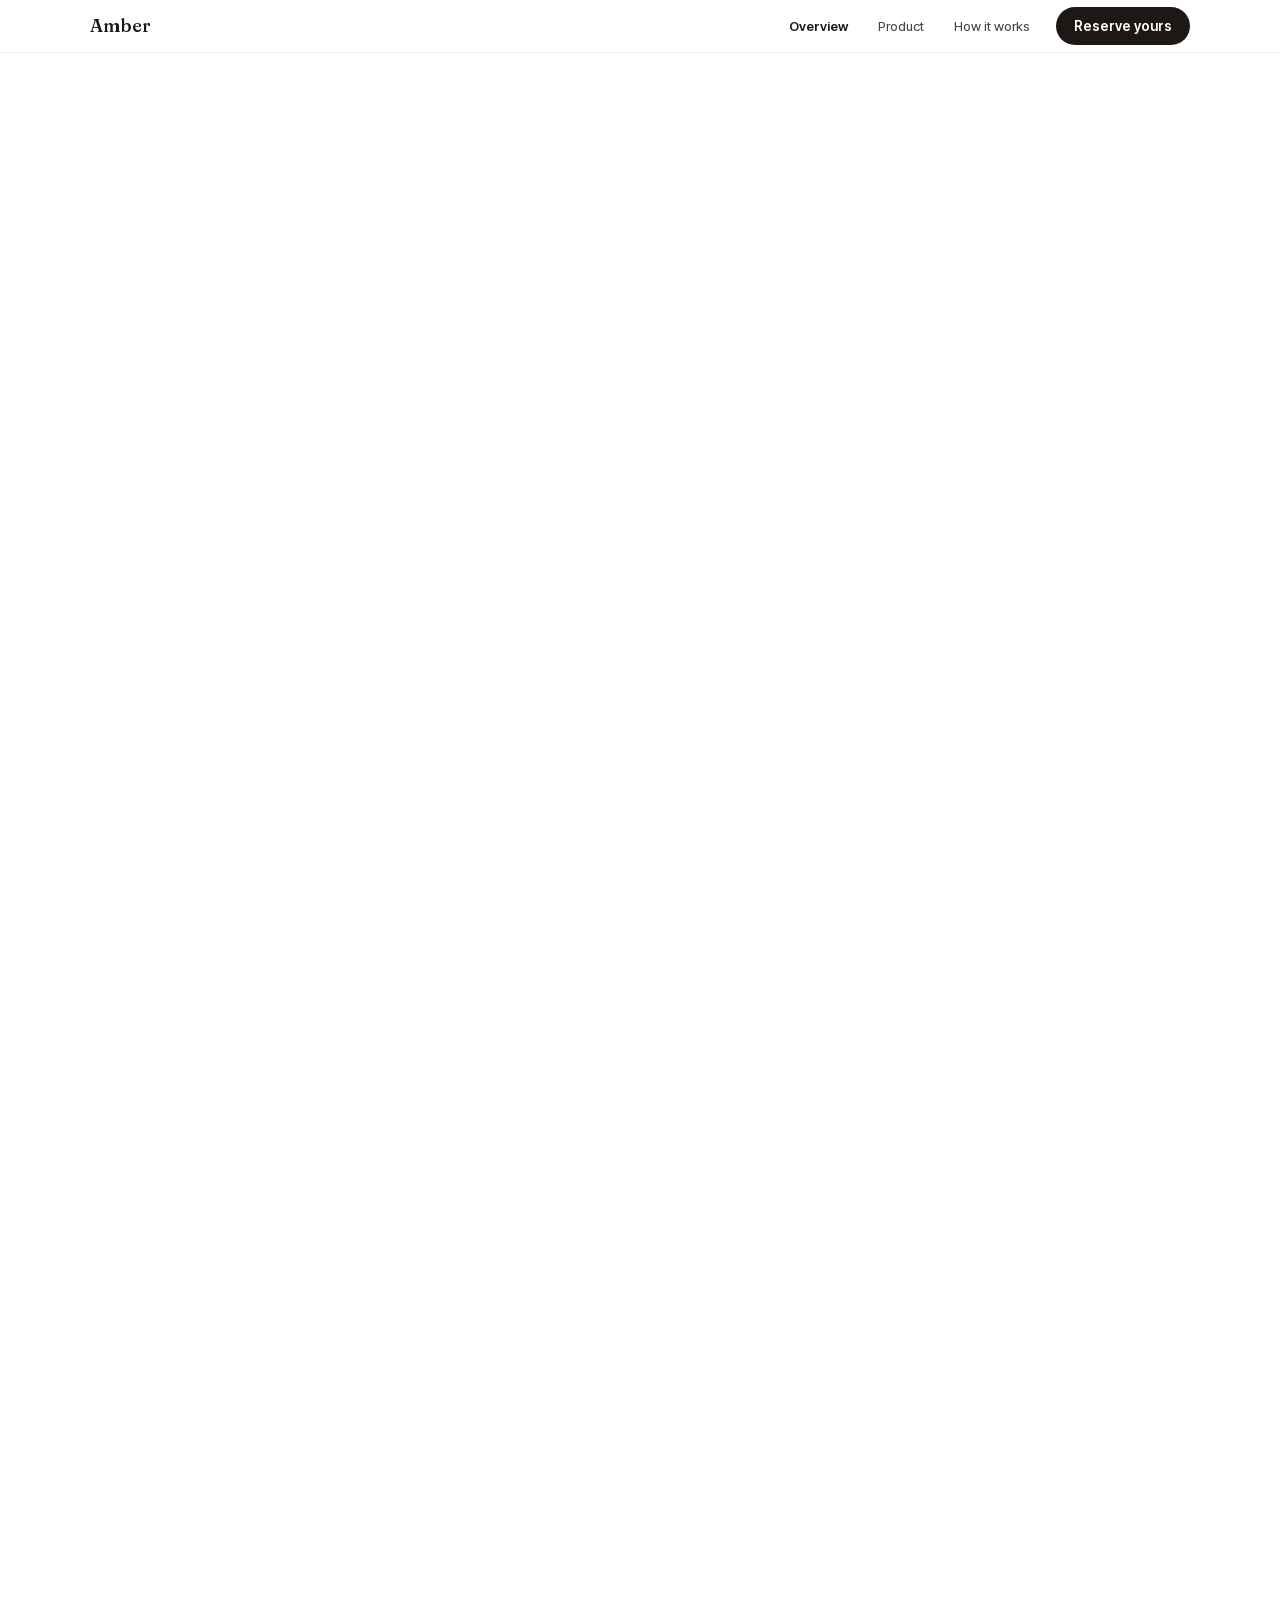
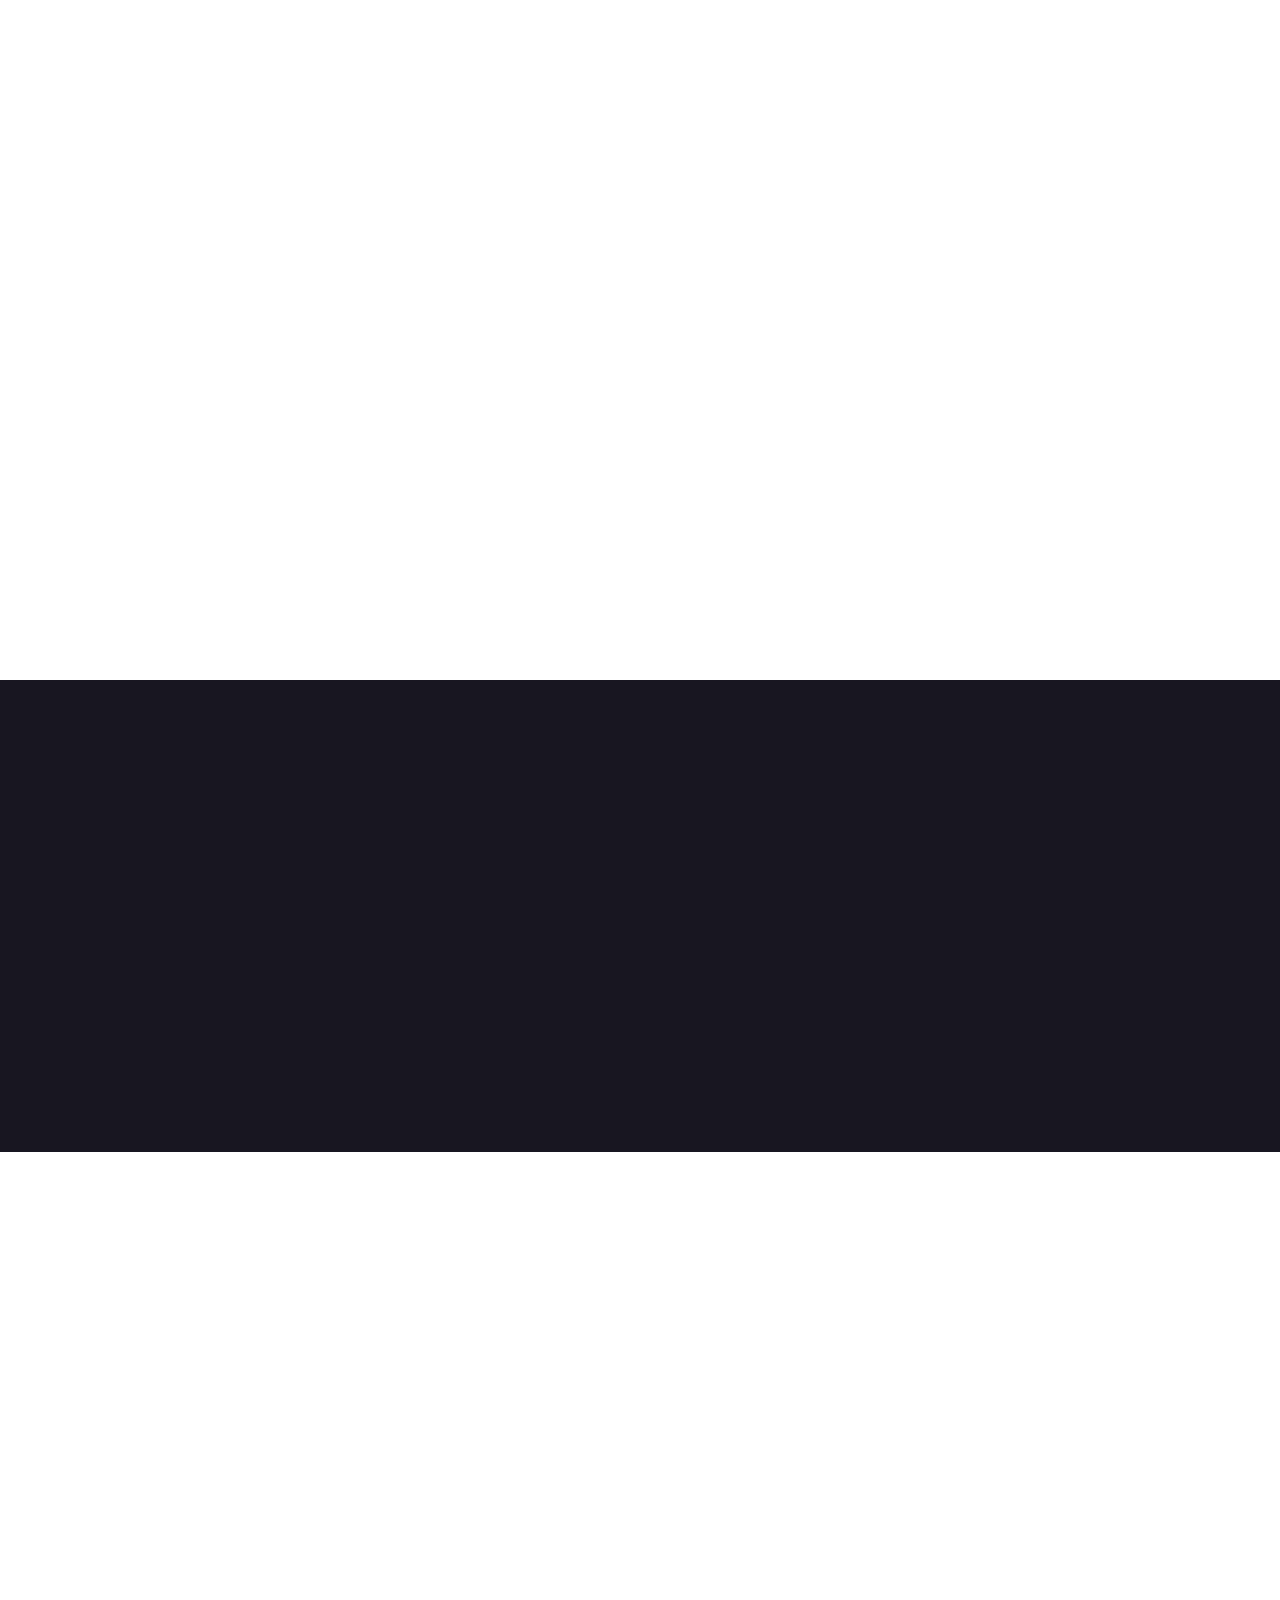
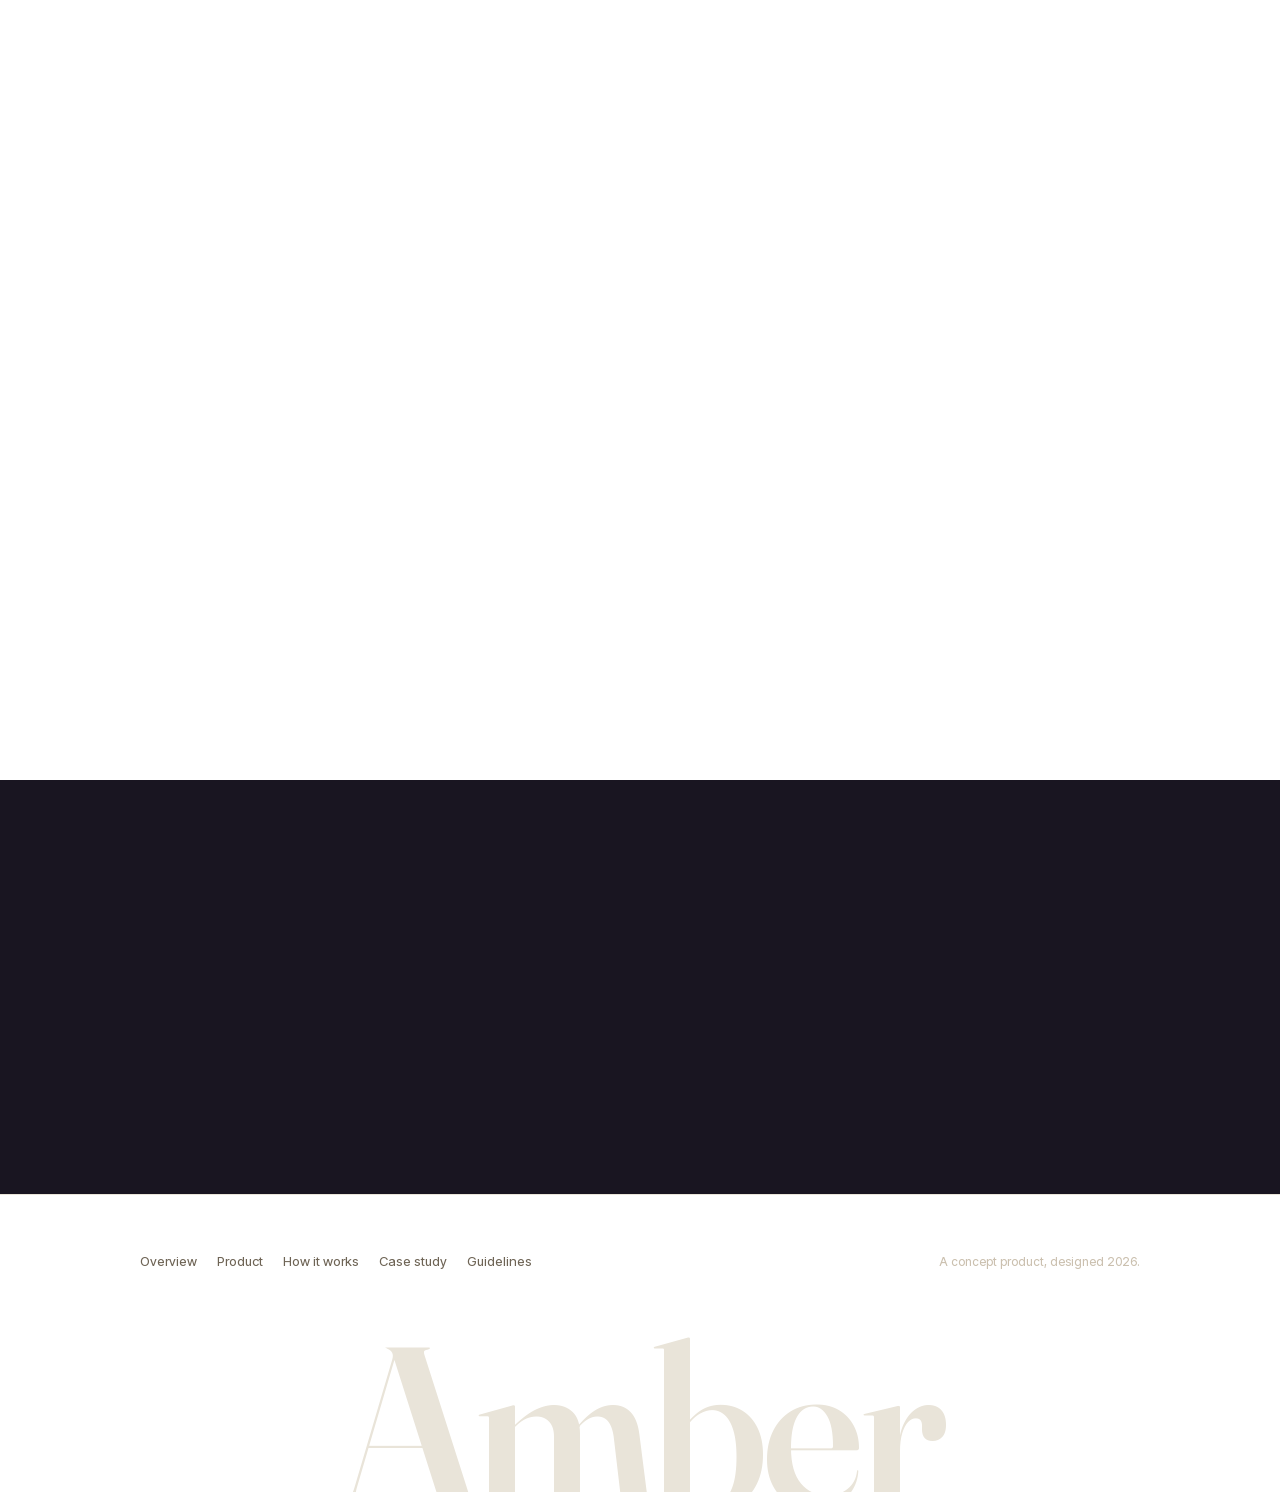
<file: site/index.html>
<!DOCTYPE html>
<html lang="en">
<head>
<meta charset="utf-8">
<meta name="viewport" content="width=device-width, initial-scale=1">
<title>Amber · the most natural way to talk to AI</title>
<meta name="description" content="Amber is a wearable AI pendant. Ask anything out loud, eyes up. No phone, no app, no screen. Stay present while AI handles the noise.">
<meta property="og:type" content="website">
<meta property="og:title" content="Amber · the most natural way to talk to AI">
<meta property="og:description" content="A calm AI companion you wear. Ask it anything, simply by talking. No screen, no fee, no hidden mic.">
<meta property="og:image" content="https://amber-a1.vercel.app/img/hero.jpg">
<meta property="og:url" content="https://amber-a1.vercel.app/">
<meta name="twitter:card" content="summary_large_image">
<link rel="stylesheet" href="css/amber.css">
<link rel="icon" href="data:image/svg+xml,%3Csvg%20xmlns='http://www.w3.org/2000/svg'%20viewBox='0%200%20100%20100'%3E%3Cdefs%3E%3CradialGradient%20id='b'%20cx='42%'%20cy='33%'%20r='70%'%3E%3Cstop%20offset='0%'%20stop-color='%23FCE3B4'/%3E%3Cstop%20offset='34%'%20stop-color='%23EAB05E'/%3E%3Cstop%20offset='68%'%20stop-color='%23D18E38'/%3E%3Cstop%20offset='100%'%20stop-color='%23A0641F'/%3E%3C/radialGradient%3E%3CradialGradient%20id='s'%20cx='50%'%20cy='50%'%20r='50%'%3E%3Cstop%20offset='0%'%20stop-color='%23FFFDF6'%20stop-opacity='.6'/%3E%3Cstop%20offset='70%'%20stop-color='%23FFFDF6'%20stop-opacity='0'/%3E%3C/radialGradient%3E%3C/defs%3E%3Ccircle%20cx='50'%20cy='50'%20r='50'%20fill='url(%23b)'/%3E%3Cellipse%20cx='41'%20cy='38'%20rx='13'%20ry='10'%20fill='url(%23s)'/%3E%3C/svg%3E">
</head>
<body>

<div class="splash" id="splash" aria-hidden="true">
  <div class="splash-word" data-text="Amber">Amber</div>
</div>

<header class="nav">
  <div class="wrap-n">
    <a class="mark" href="index.html">Amber</a>
    <a class="tab" href="index.html" aria-current="page">Overview</a>
    <a class="tab" href="product.html">Product</a>
    <a class="tab" href="how-it-works.html">How it works</a>
    <a class="btn" href="#reserve" data-reserve>Reserve yours</a>
  </div>
</header>

<main>

<!-- HERO -->
<section class="tight" style="padding-top:clamp(32px,4.5vw,56px); padding-bottom:0">
  <div class="wrap centerline">
    <h1 class="rev" style="max-width:14ch; margin:0 auto 20px">The most natural way to talk to AI.</h1>
    <p class="lead rev" style="max-width:46ch; margin:0 auto 14px; transition-delay:.08s">Amber is an AI companion you&nbsp;wear. <strong>Ask it anything, simply by talking.</strong></p>
    <p class="rev" style="margin-bottom:36px; transition-delay:.16s"><a class="btn big" href="#reserve" data-reserve>Reserve yours</a>&nbsp;&nbsp;<a class="btn big ghost" href="how-it-works.html">See how it works</a></p>
  </div>
</section>

<!-- HERO VIDEO STAGE: card pins and scales to full screen while scrolling -->
<div class="herostage">
  <div class="herostick">
    <div class="ph r45 rev hasover spill herobox" style="transition-delay:.24s"><video src="img/hero.mp4" poster="img/hero.jpg" autoplay muted loop playsinline aria-label="The Amber pendant worn on a linen shirt, its glass glowing softly amber"></video>
      <div class="herochat" data-herochat aria-hidden="true"></div>
    </div>
  </div>
</div>

<!-- PROBLEM -->
<section class="duskband">
  <div class="wrap centerline rev">
    <p class="eyebrow">Why Amber exists</p>
    <h2 class="sweep" style="max-width:24ch; margin:12px auto 14px">Great AI experience shouldn't hide behind a lock screen.</h2>
    <p class="lead sweep" style="max-width:52ch; margin:0 auto">Today, every AI conversation starts with a distracting device. You may end up twenty minutes later somewhere in a feed. <strong>Amber gives you the ease of use minus the distraction.</strong></p>
  </div>
</section>

<!-- WHY A PENDANT -->
<section>
  <div class="wrap">
    <div class="shead rev">
      <p class="eyebrow">Why a pendant</p>
      <h2 class="sweep">Conversation is the interface.</h2>
      <p class="lead sweep">Just talk to it naturally, the way AI should be used.</p>
    </div>
    <div class="trio3">
      <div class="rev">
        <div class="ico"><svg width="42" height="42" viewBox="0 0 42 42" fill="none" stroke="#1D1815" stroke-width="1.6" stroke-linecap="round" stroke-linejoin="round" aria-hidden="true">
          <path d="M17.5 13 a3.5 3.5 0 0 1 7 0 v2.5"/>
          <circle cx="21" cy="25.5" r="10"/>
          <circle cx="21" cy="25.5" r="3" fill="#D3903A" stroke="none"/>
        </svg></div>
        <h3>On you, not in a pocket.</h3>
        <p>Clip it to your shirt, wear it on your wrist, or dock it to a stand. However you carry it, Amber is always within reach.</p>
      </div>
      <div class="rev">
        <div class="ico"><svg width="42" height="42" viewBox="0 0 42 42" fill="none" stroke="#1D1815" stroke-width="1.6" stroke-linecap="round" aria-hidden="true">
          <circle cx="21" cy="21" r="3" fill="#D3903A" stroke="none"/>
          <path d="M27.5 15 a9 9 0 0 1 0 12"/>
          <path d="M32 11 a15 15 0 0 1 0 20"/>
          <path d="M14.5 15 a9 9 0 0 0 0 12"/>
          <path d="M10 11 a15 15 0 0 0 0 20"/>
        </svg></div>
        <h3>Use AI while living your life.</h3>
        <p>Voice in, voice out. Cook, walk, drive, carry things. Answers arrive seamlessly.</p>
      </div>
      <div class="rev">
        <div class="ico"><svg width="42" height="42" viewBox="0 0 42 42" fill="none" stroke="#1D1815" stroke-width="1.6" stroke-linecap="round" stroke-linejoin="round" aria-hidden="true">
          <path d="M9 10 h24 a4 4 0 0 1 4 4 v10 a4 4 0 0 1 -4 4 h-13 l-6 5 v-5 h-5 a4 4 0 0 1 -4 -4 v-10 a4 4 0 0 1 4 -4 z"/>
          <circle cx="16" cy="19" r="1.7" fill="#1D1815" stroke="none"/>
          <circle cx="21" cy="19" r="1.7" fill="#D3903A" stroke="none"/>
          <circle cx="26" cy="19" r="1.7" fill="#1D1815" stroke="none"/>
        </svg></div>
        <h3>The form AI was waiting for.</h3>
        <p>Using Amber is as natural as talking to a friend. Ask, answer, done, the way people have always communicated.</p>
      </div>
    </div>
  </div>
</section>

<!-- CHAPTER: ABSORB -->
<section style="padding-top:0">
  <div class="wrap">
    <div class="split">
      <div class="txt rev">
        <p class="eyebrow">Absorb</p>
        <h2 class="sweep">Leave the phone. Stay reachable.</h2>
        <p class="body sweep">Amber has its own connection, so it works without your phone. On a walk, it reads you the message that matters and lets you reply out loud. The rest wait in the app, neatly summarized.</p>
      </div>
      <div class="vis rev"><div class="ph r11 hasover" style="max-width:440px; margin:0 auto"><img src="img/walk.jpg" alt="A person walking a quiet morning street, no phone in hand">
        <div class="chatover">
          <div class="bub me">Anything I need to deal with?</div>
          <div class="bub am"><span class="dot" aria-hidden="true"></span>Just one. The caterer needs a headcount by five.</div>
        </div>
      </div></div>
    </div>
  </div>
</section>

<!-- CHAPTER: KEEP -->
<section style="padding-top:0">
  <div class="wrap">
    <div class="split flip">
      <div class="txt rev">
        <p class="eyebrow">Keep</p>
        <h2 class="sweep">Say it once. Keep it always.</h2>
        <p class="body sweep">Say it the moment it crosses your mind and Amber holds it for the right time. What you tell it is yours: readable, searchable, and deletable. <strong>It captures your words on request.</strong></p>
      </div>
      <div class="vis rev"><div class="ph r11 hasover" style="max-width:440px; margin:0 auto"><img src="img/object.jpg" alt="The Amber pendant at rest on linen">
        <div class="chatover">
          <div class="bub me">Remind me to call the dentist tomorrow.</div>
          <div class="bub am"><span class="dot" aria-hidden="true"></span>Kept. I'll bring it up after breakfast.</div>
        </div>
      </div></div>
    </div>
  </div>
</section>

<!-- CHAPTER: BOOKEND -->
<section style="padding-top:0">
  <div class="wrap">
    <div class="split">
      <div class="txt rev">
        <p class="eyebrow">Bookend</p>
        <h2 class="sweep">Mornings without a lock screen.</h2>
        <p class="body sweep">With your first coffee, Amber speaks a short brief: the weather that matters, the day's real things, the one message worth knowing about. At night it reads the day back, <strong>so you can put it down and sleep on it.</strong></p>
      </div>
      <div class="vis rev"><div class="ph r11 hasover" style="max-width:440px; margin:0 auto"><img src="img/brief.jpg" alt="Morning coffee by a window, the pendant glowing softly as it speaks">
        <div class="chatover">
          <div class="bub am"><span class="dot" aria-hidden="true"></span>Morning. Your 2:00 moved to 3:00, and Sam said yes to dinner.</div>
          <div class="bub me">Perfect, thanks.</div>
        </div>
      </div></div>
    </div>
  </div>
</section>

<!-- TRUST CODA -->
<section class="tight" style="padding-top:0">
  <div class="wrap centerline rev">
    <p class="eyebrow" style="color:var(--ember)">And of course</p>
    <h2 class="sweep" style="max-width:18ch; margin:12px auto 12px">Private by design.</h2>
    <p class="lead sweep" style="max-width:50ch; margin:0 auto">Amber's lamp and microphone share one circuit: if it can hear you, it glows. <a href="product.html#trust" style="color:var(--ember)">See how privacy works&nbsp;→</a></p>
  </div>
</section>

<!-- NUMBERS -->
<section class="tight" style="padding-top:0">
  <div class="wrap rev">
    <div class="statline">
      <div><div class="ico"><svg width="40" height="40" viewBox="0 0 40 40" fill="none" stroke="#1D1815" stroke-width="1.7" stroke-linecap="round" stroke-linejoin="round" aria-hidden="true"><rect x="7" y="13" width="25" height="14" rx="3.5"/><path d="M35 18 v4"/><rect x="10" y="16" width="12" height="8" rx="1.5" fill="#D3903A" stroke="none"/></svg></div><b data-count="2" data-suffix=" d">2 d</b><span>battery life</span></div>
      <div><div class="ico"><svg width="40" height="40" viewBox="0 0 40 40" fill="none" stroke="#1D1815" stroke-width="1.7" stroke-linecap="round" stroke-linejoin="round" aria-hidden="true"><path d="M30 9 C18 9 10 17 10 27 v3 h3 c10 0 18 -8 18 -20 a15 15 0 0 0 -1 -1 z"/><path d="M12 28 L28 12" stroke="#D3903A"/><path d="M16 24 h6 M20 19 h5"/></svg></div><b data-count="12" data-suffix=" g">12 g</b><span>lighter than a house key</span></div>
      <div><div class="ico"><svg width="40" height="40" viewBox="0 0 40 40" fill="none" stroke="#1D1815" stroke-width="1.7" stroke-linecap="round" stroke-linejoin="round" aria-hidden="true"><path d="M14 27 h12 c1 0 1.4 -1.2 .7 -1.9 C25 23 25 21 25 18.5 a5 5 0 0 0 -10 0 c0 2.5 0 4.5 -1.7 6.6 c-.7 .7 -.3 1.9 .7 1.9 z"/><path d="M18 30.5 a2.2 2.2 0 0 0 4 0"/><path d="M9 9 L31 31" stroke="#D3903A"/></svg></div><b data-count="0" data-from="12">0</b><span>distractions</span></div>
    </div>
  </div>
</section>

<!-- FINAL CTA -->
<section class="duskband" id="reserve">
  <div class="wrap centerline rev">
    <h2 class="sweep" style="max-width:20ch; margin:0 auto 14px">Be present again.</h2>
    <p class="lead sweep" style="max-width:40ch; margin:0 auto 30px"><strong>$249.</strong> No subscription. Ships early 2027.</p>
    <p><a class="btn big fire" href="#reserve" data-reserve>Reserve yours</a></p>
  </div>
</section>

</main>

<footer>
  <div class="wrap">
    <div class="frow">
      <nav>
        <a href="index.html">Overview</a>
        <a href="product.html">Product</a>
        <a href="how-it-works.html">How it works</a>
        <a href="case-study.html">Case study</a>
        <a href="guidelines.html">Guidelines</a>
      </nav>
      <p class="legal">A concept product, designed 2026.</p>
    </div>
  </div>
  <div class="fword" aria-hidden="true">Amber</div>
</footer>

<script src="js/amber.js"></script>
</body>
</html>
</file>
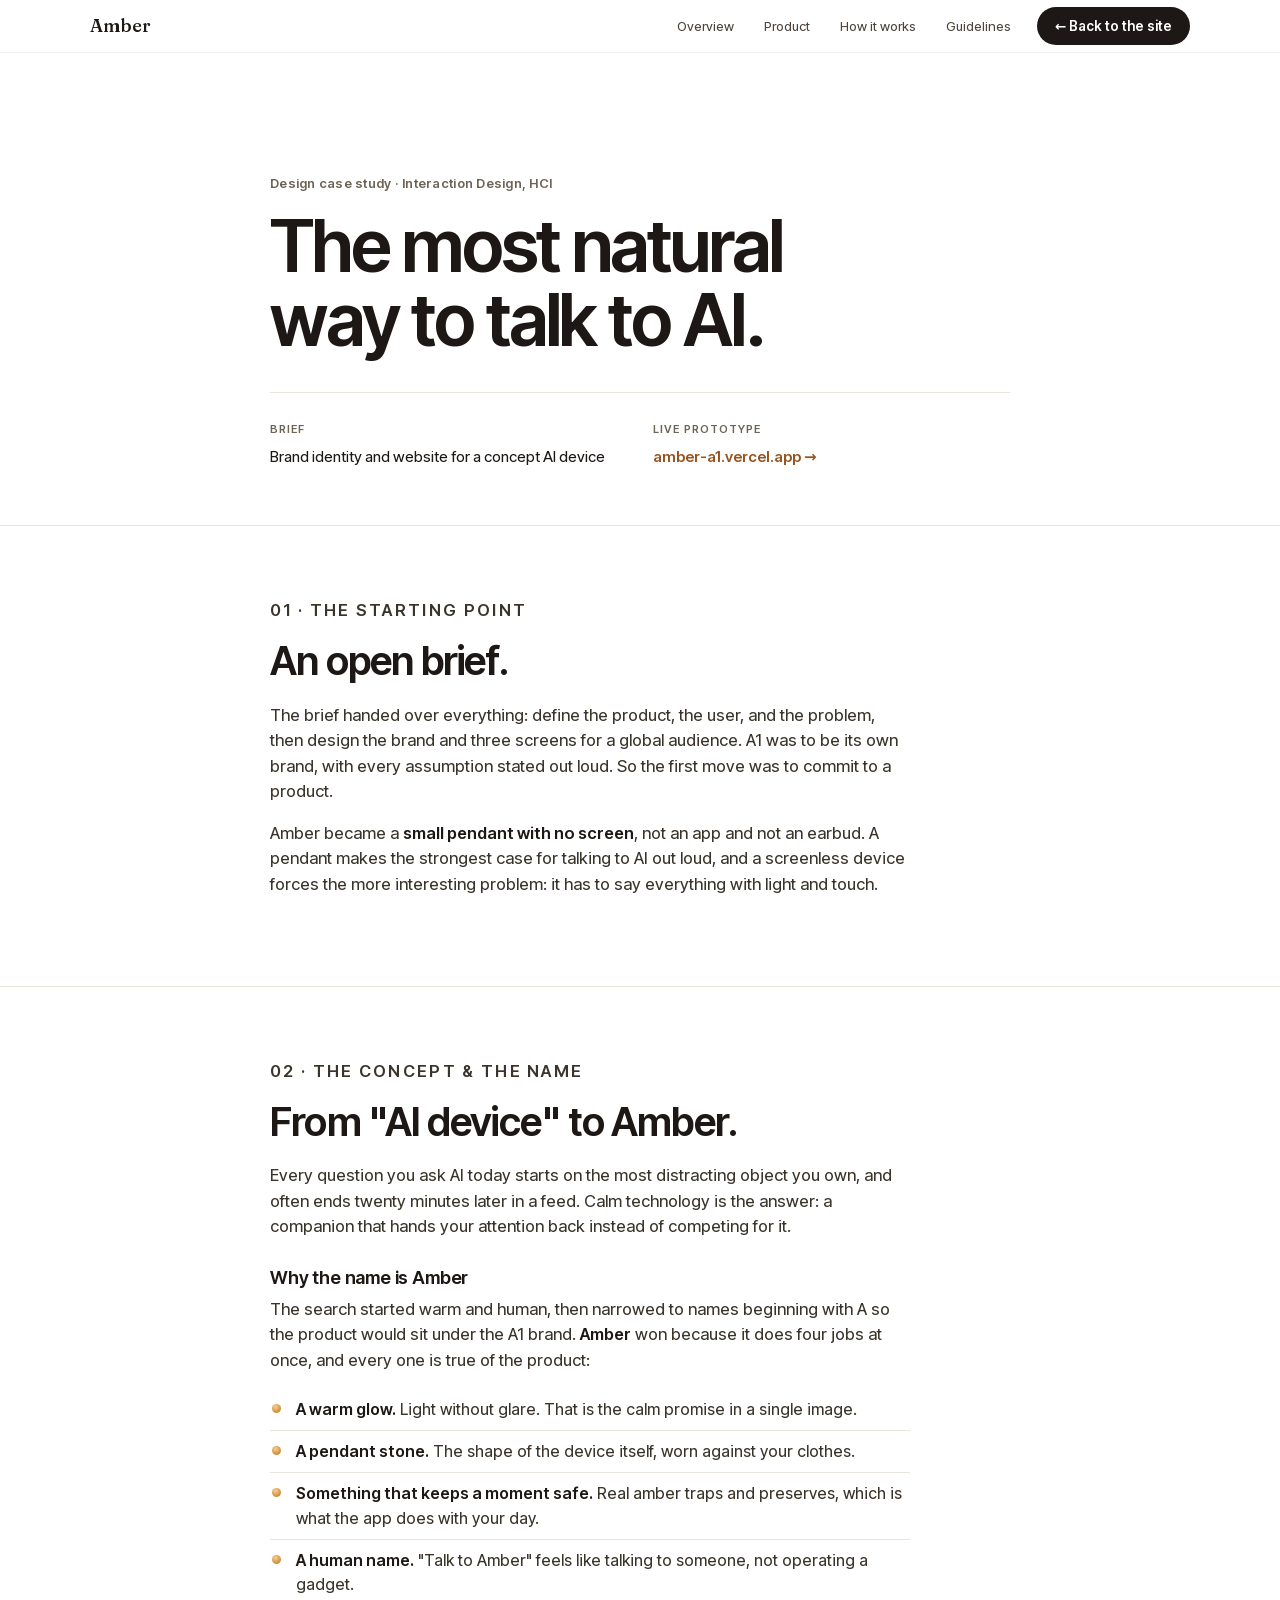
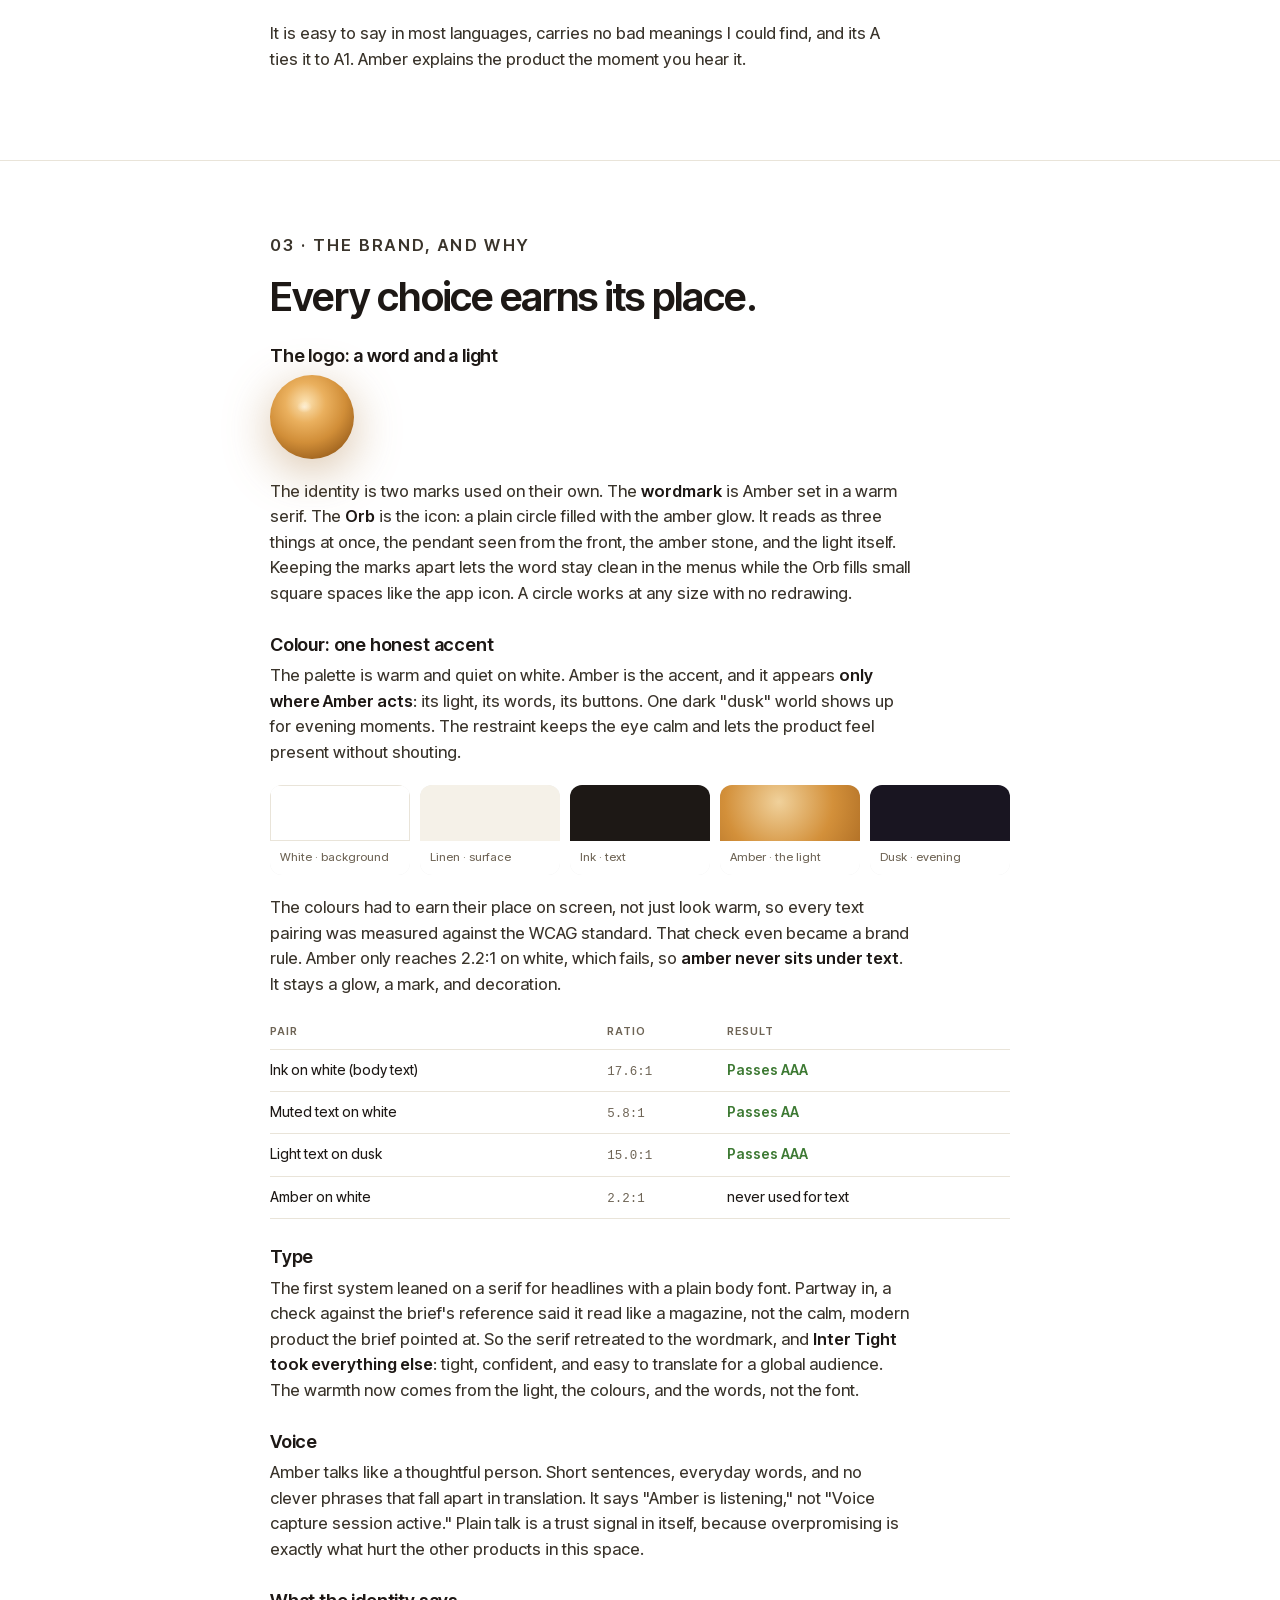
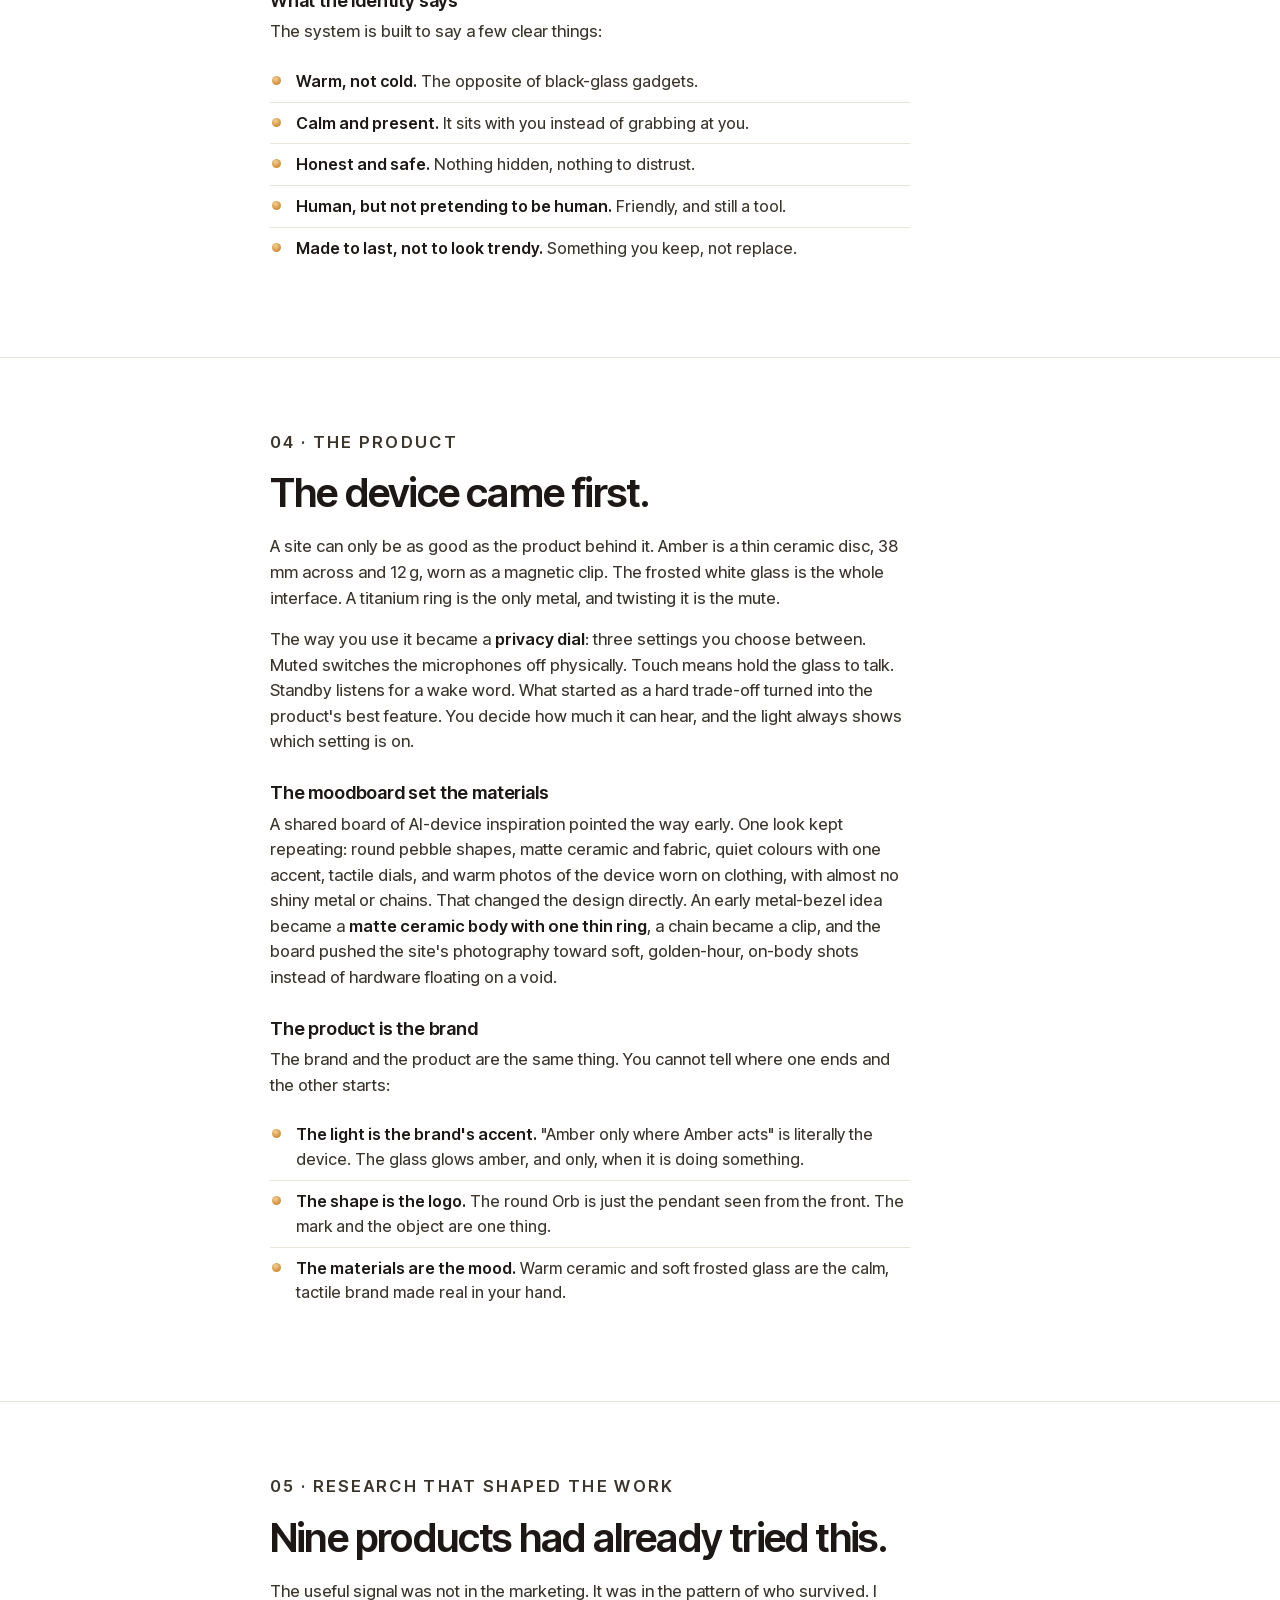
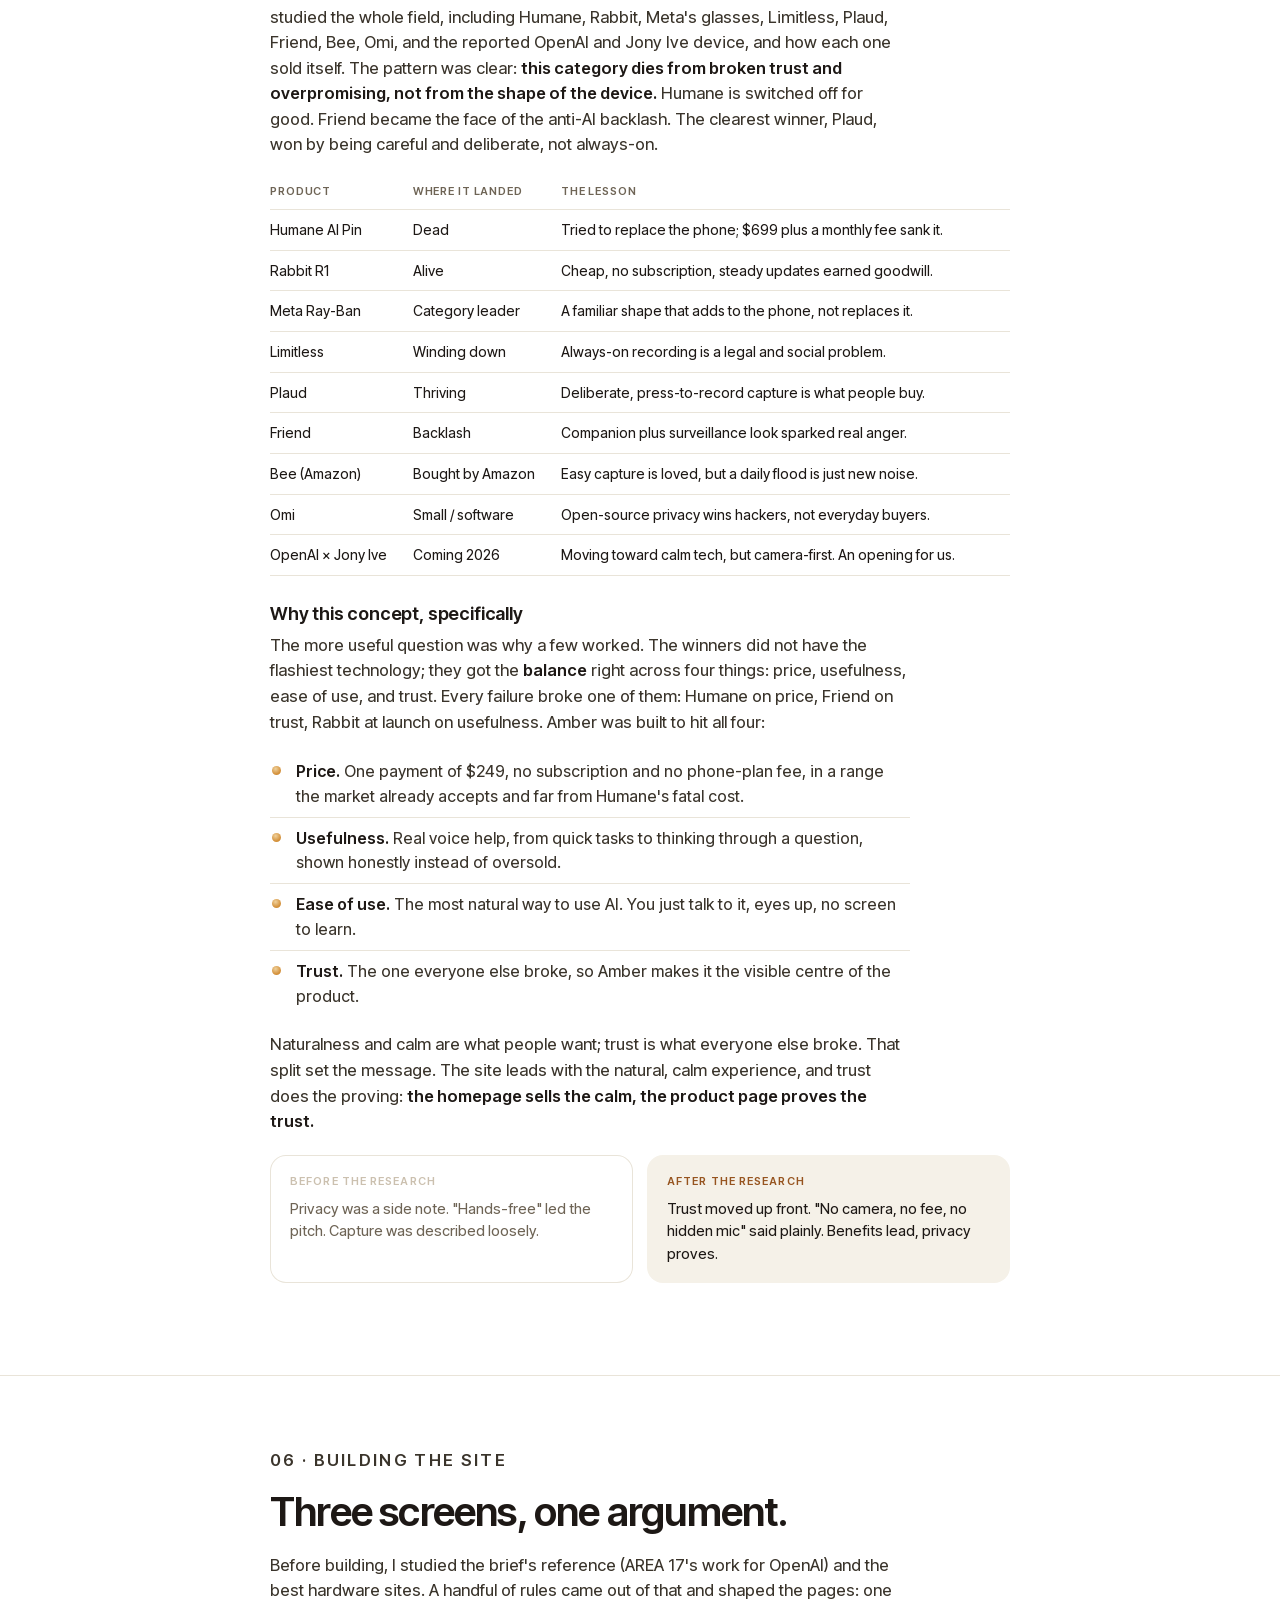
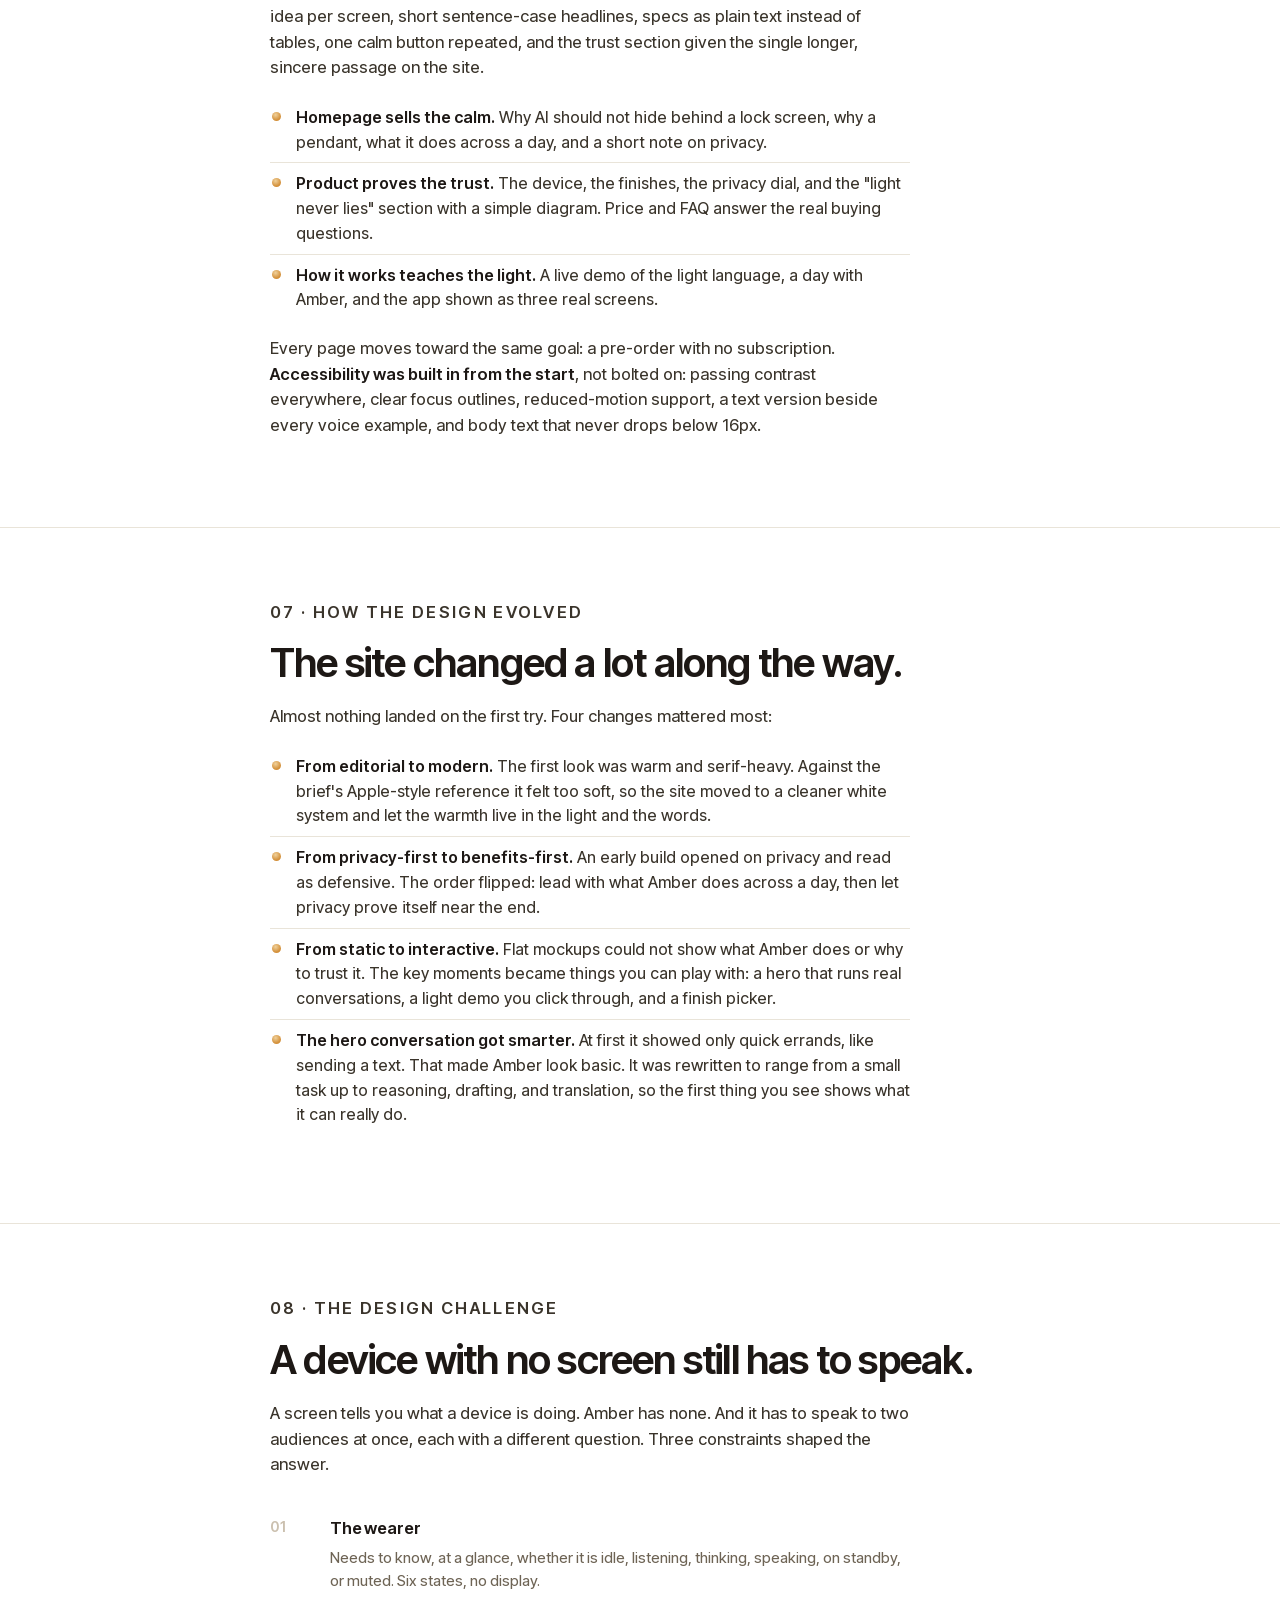
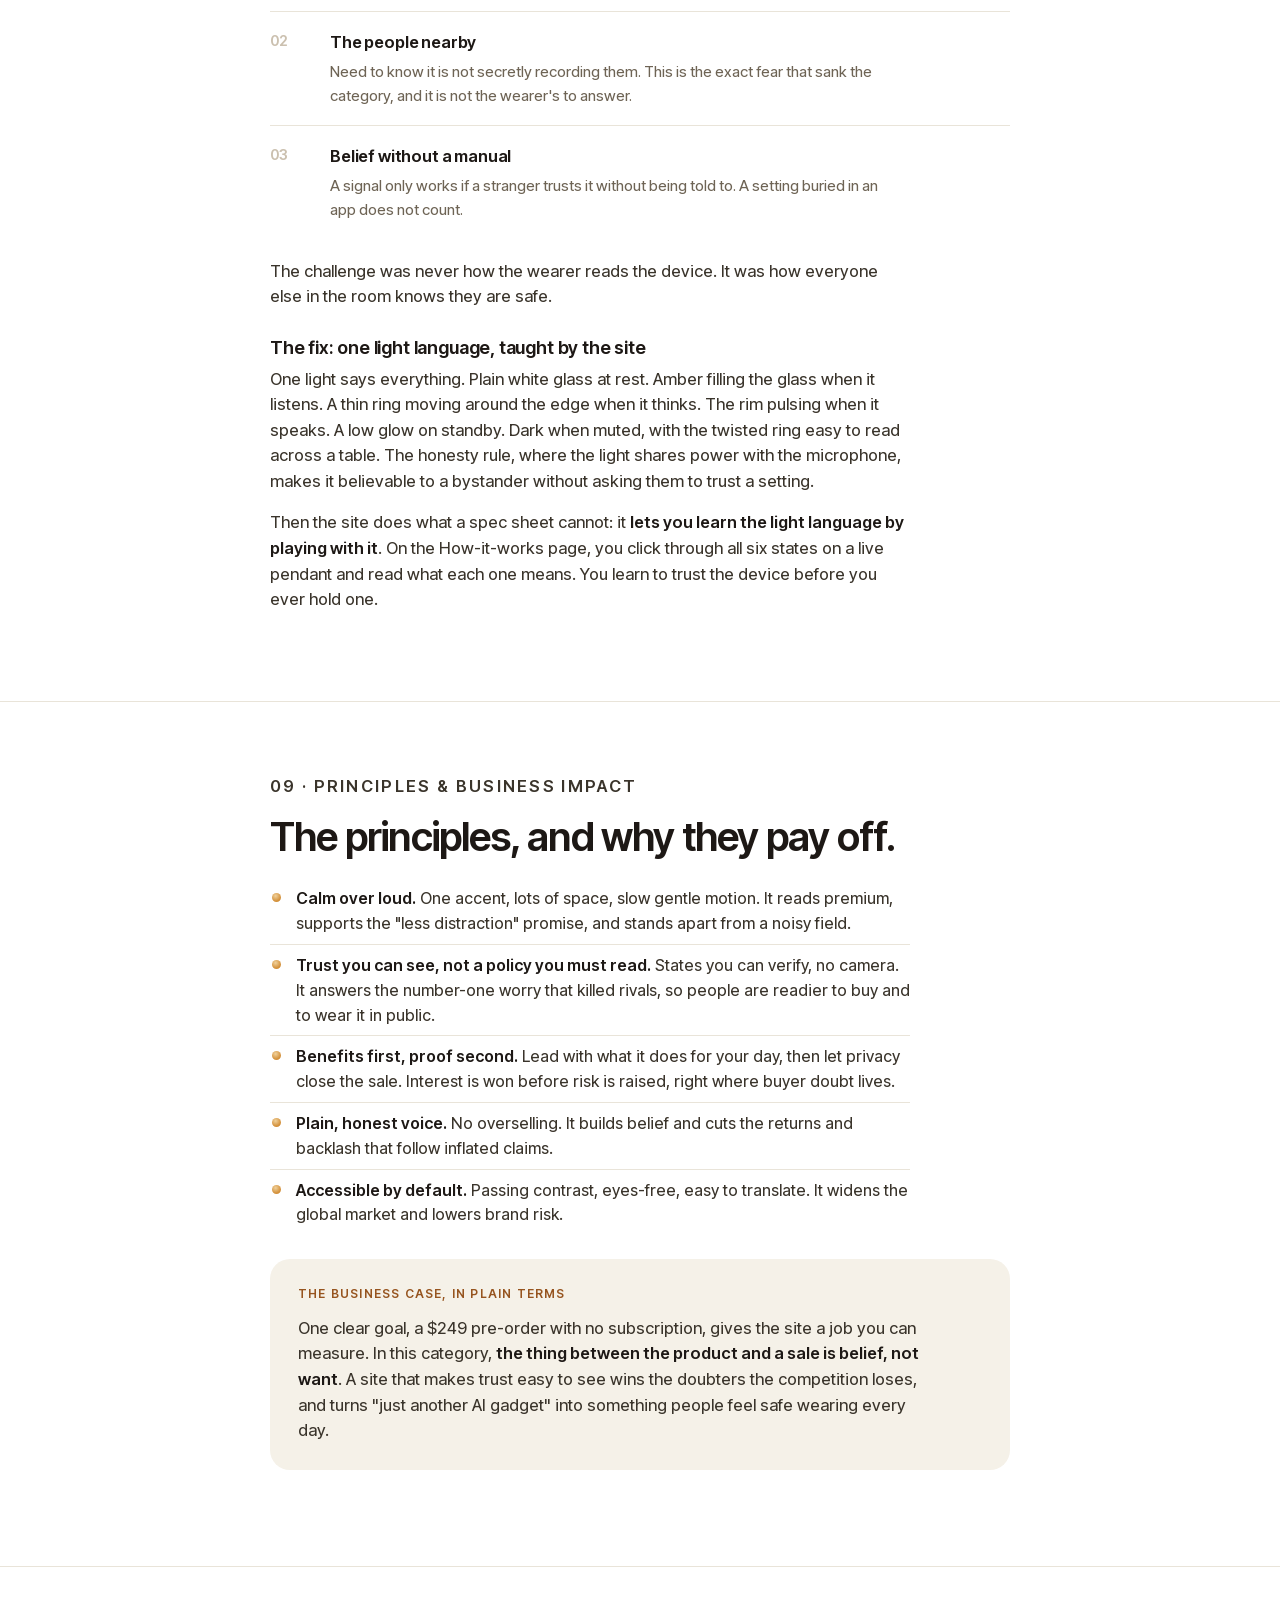
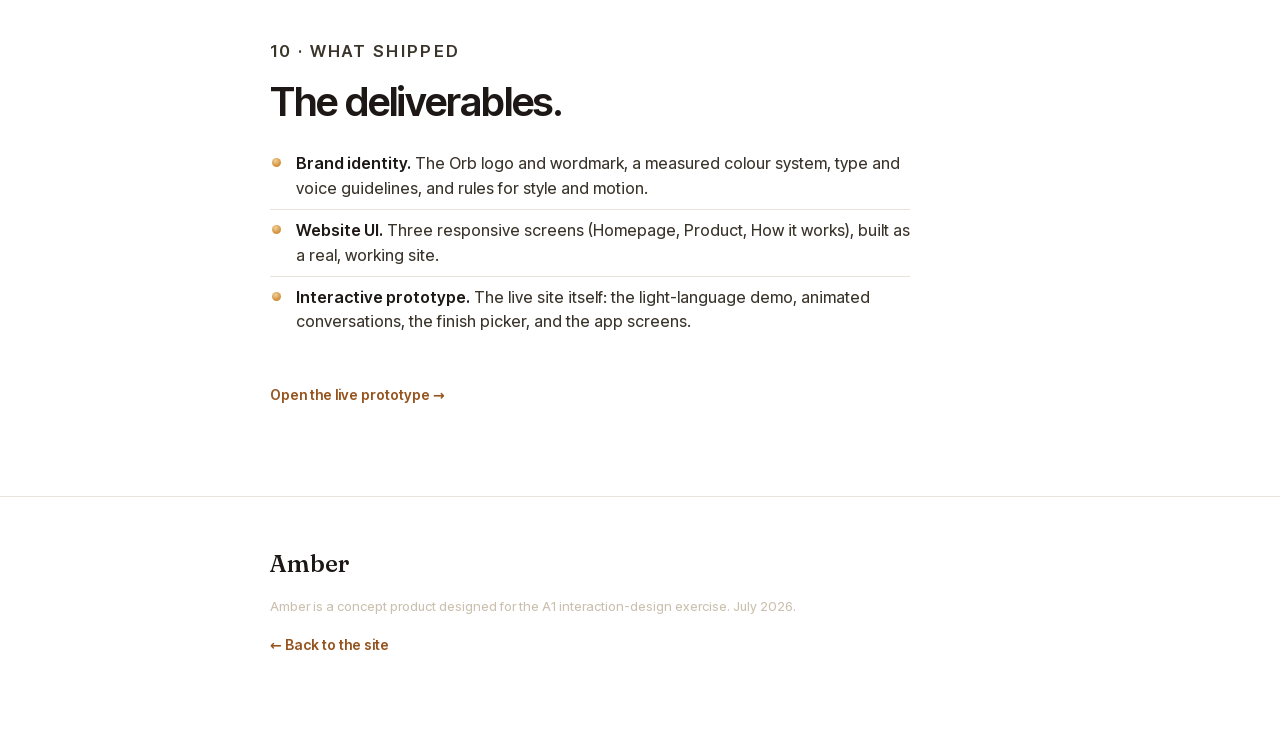
<file: site/case-study.html>
<!DOCTYPE html>
<html lang="en">
<head>
<meta charset="utf-8">
<meta name="viewport" content="width=device-width, initial-scale=1">
<title>Amber · design case study</title>
<meta name="description" content="How Amber went from a blank brief to a finished brand and website: the process, the choices, and the reasoning behind a calm AI companion.">
<meta property="og:type" content="website">
<meta property="og:title" content="Amber · design case study">
<meta property="og:description" content="From a blank brief to a finished brand and website for a calm AI companion.">
<meta property="og:image" content="https://amber-a1.vercel.app/img/hero.jpg">
<meta property="og:url" content="https://amber-a1.vercel.app/case-study.html">
<meta name="twitter:card" content="summary_large_image">
<link rel="stylesheet" href="css/amber.css">
<link rel="icon" href="data:image/svg+xml,%3Csvg%20xmlns='http://www.w3.org/2000/svg'%20viewBox='0%200%20100%20100'%3E%3Cdefs%3E%3CradialGradient%20id='b'%20cx='42%'%20cy='33%'%20r='70%'%3E%3Cstop%20offset='0%'%20stop-color='%23FCE3B4'/%3E%3Cstop%20offset='34%'%20stop-color='%23EAB05E'/%3E%3Cstop%20offset='68%'%20stop-color='%23D18E38'/%3E%3Cstop%20offset='100%'%20stop-color='%23A0641F'/%3E%3C/radialGradient%3E%3CradialGradient%20id='s'%20cx='50%'%20cy='50%'%20r='50%'%3E%3Cstop%20offset='0%'%20stop-color='%23FFFDF6'%20stop-opacity='.6'/%3E%3Cstop%20offset='70%'%20stop-color='%23FFFDF6'%20stop-opacity='0'/%3E%3C/radialGradient%3E%3C/defs%3E%3Ccircle%20cx='50'%20cy='50'%20r='50'%20fill='url(%23b)'/%3E%3Cellipse%20cx='41'%20cy='38'%20rx='13'%20ry='10'%20fill='url(%23s)'/%3E%3C/svg%3E">
<style>
  .cs-wrap{ max-width:820px; margin:0 auto; padding-inline:clamp(20px,5vw,40px); }
  .cs-hero{ padding:clamp(60px,10vw,120px) 0 clamp(36px,5vw,56px); }
  .cs-hero .arc{ font-size:13px; letter-spacing:.02em; color:var(--umber); font-weight:600; }
  .cs-hero h1{ font-size:clamp(38px,6.5vw,72px); font-weight:620; letter-spacing:-.03em; line-height:1.02; margin:16px 0 20px; }
  .cs-hero p.sub{ font-size:clamp(17px,2vw,21px); color:var(--umber); max-width:52ch; }
  .cs-meta{ display:flex; flex-wrap:wrap; gap:28px 48px; margin-top:36px; padding-top:28px; border-top:1px solid var(--hair); }
  .cs-meta div b{ display:block; font-size:11px; letter-spacing:.1em; text-transform:uppercase; color:var(--umber); font-weight:600; margin-bottom:6px; }
  .cs-meta div span{ font-size:15px; }
  .cs-meta a{ color:var(--ember); font-weight:600; text-decoration:none; }

  .cs-sec{ padding-block:clamp(40px,6vw,72px); border-top:1px solid var(--hair); }
  .cs-num{ font-size:12px; letter-spacing:.14em; color:var(--stone); font-weight:600; }
  .cs-sec h2{ font-size:clamp(26px,4vw,40px); font-weight:620; letter-spacing:-.02em; line-height:1.08; margin:10px 0 20px; text-wrap:balance; }
  .cs-sec h3{ font-size:18px; font-weight:620; letter-spacing:-.01em; margin:28px 0 8px; }
  .cs-sec p{ font-size:16.5px; color:#3A342B; max-width:64ch; margin-bottom:16px; }
  .cs-sec p strong{ color:var(--ink); font-weight:600; }
  .cs-sec ul{ margin:0 0 16px; padding-left:0; list-style:none; max-width:64ch; }
  .cs-sec ul li{ position:relative; padding:8px 0 8px 26px; font-size:16px; color:#3A342B; border-bottom:1px solid var(--hair); }
  .cs-sec ul li:last-child{ border-bottom:none; }
  .cs-sec ul li::before{ content:""; position:absolute; left:2px; top:15px; width:9px; height:9px; border-radius:50%;
    background:radial-gradient(circle at 40% 32%, var(--amb-hi), #D3903A 65%); }
  .cs-sec ul li b{ color:var(--ink); font-weight:600; }

  /* numbered constraints */
  .cons{ margin:20px 0; }
  .cons .row{ display:grid; grid-template-columns:44px 1fr; gap:16px; padding:18px 0; border-bottom:1px solid var(--hair); }
  .cons .row:last-child{ border-bottom:none; }
  .cons .n{ font-size:14px; font-weight:620; color:var(--stone); font-variant-numeric:tabular-nums; }
  .cons .row b{ display:block; font-size:16.5px; font-weight:620; letter-spacing:-.01em; margin-bottom:5px; }
  .cons .row p{ margin:0; font-size:15px; color:var(--umber); }

  .pullquote{ font-family:'Fraunces',serif; font-weight:560; font-size:clamp(22px,3.2vw,32px); line-height:1.28;
    letter-spacing:-.01em; color:var(--ink); margin:32px 0; max-width:24ch; }
  .pullquote span{ color:var(--ember); }

  .cs-card{ background:var(--tile); border-radius:20px; padding:26px 28px; margin:24px 0; }
  .cs-card.dark{ background:var(--dusk); color:var(--moon); }
  .cs-card.dark p{ color:var(--haze); } .cs-card.dark strong{ color:var(--moon); }
  .cs-card h4{ font-size:12px; letter-spacing:.1em; text-transform:uppercase; color:var(--ember); font-weight:600; margin-bottom:12px; }
  .cs-card.dark h4{ color:var(--fire); }
  .cs-card p:last-child{ margin-bottom:0; }

  .swgrid{ display:grid; grid-template-columns:repeat(auto-fill,minmax(120px,1fr)); gap:10px; margin:20px 0; }
  .swgrid .sw{ border-radius:12px; overflow:hidden; box-shadow:inset 0 0 0 1px rgba(0,0,0,.08); }
  .swgrid .sw i{ display:block; height:56px; } .swgrid .sw span{ display:block; padding:8px 10px; font-size:11.5px; background:var(--white); color:var(--umber); font-variant-numeric:tabular-nums; }

  .cstab{ width:100%; border-collapse:collapse; font-size:14px; margin:16px 0; }
  .cstab th,.cstab td{ text-align:left; padding:9px 12px 9px 0; border-bottom:1px solid var(--hair); vertical-align:top; }
  .cstab th{ font-size:11px; letter-spacing:.08em; text-transform:uppercase; color:var(--umber); font-weight:600; }
  .cstab td code{ font-family:ui-monospace,monospace; font-size:12.5px; color:var(--umber); }
  .pass{ color:#3E7A34; font-weight:600; }

  .beforeafter{ display:grid; grid-template-columns:1fr 1fr; gap:14px; margin:20px 0; }
  @media(max-width:640px){ .beforeafter{ grid-template-columns:1fr; } }
  .beforeafter div{ border-radius:16px; padding:18px 20px; font-size:14.5px; }
  .beforeafter .b{ background:var(--white); box-shadow:inset 0 0 0 1px var(--hair); color:var(--umber); }
  .beforeafter .a{ background:var(--tile); }
  .beforeafter b{ display:block; font-size:11px; letter-spacing:.1em; text-transform:uppercase; margin-bottom:8px; font-weight:600; }
  .beforeafter .b b{ color:var(--stone); } .beforeafter .a b{ color:var(--ember); }

  .csorb{ width:84px; height:84px; margin:6px 0 20px; background:url("data:image/svg+xml,%3Csvg%20xmlns='http://www.w3.org/2000/svg'%20viewBox='0%200%20100%20100'%3E%3Cdefs%3E%3CradialGradient%20id='b'%20cx='42%'%20cy='33%'%20r='70%'%3E%3Cstop%20offset='0%'%20stop-color='%23FCE3B4'/%3E%3Cstop%20offset='34%'%20stop-color='%23EAB05E'/%3E%3Cstop%20offset='68%'%20stop-color='%23D18E38'/%3E%3Cstop%20offset='100%'%20stop-color='%23A0641F'/%3E%3C/radialGradient%3E%3CradialGradient%20id='s'%20cx='50%'%20cy='50%'%20r='50%'%3E%3Cstop%20offset='0%'%20stop-color='%23FFFDF6'%20stop-opacity='.6'/%3E%3Cstop%20offset='70%'%20stop-color='%23FFFDF6'%20stop-opacity='0'/%3E%3C/radialGradient%3E%3C/defs%3E%3Ccircle%20cx='50'%20cy='50'%20r='50'%20fill='url(%23b)'/%3E%3Cellipse%20cx='41'%20cy='38'%20rx='13'%20ry='10'%20fill='url(%23s)'/%3E%3C/svg%3E") center/contain no-repeat; filter:drop-shadow(0 12px 24px rgba(160,105,40,.4)); }
  .cs-foot{ border-top:1px solid var(--hair); padding:48px 0 90px; }
  .cs-foot .wm{ font-family:'Fraunces',serif; font-weight:560; font-size:24px; }
  .cs-foot .wm span{ font-family:'Inter Tight',sans-serif; font-size:13px; font-weight:450; color:var(--umber); }
  .cs-foot p{ font-size:13px; color:var(--stone); margin-top:14px; }
  .backlink{ display:inline-block; margin-top:18px; font-size:14px; color:var(--ember); text-decoration:none; font-weight:600; }
</style>
</head>
<body>

<header class="nav">
  <div class="wrap-n">
    <a class="mark" href="index.html">Amber</a>
    <a class="tab" href="index.html">Overview</a>
    <a class="tab" href="product.html">Product</a>
    <a class="tab" href="how-it-works.html">How it works</a>
    <a class="tab" href="guidelines.html">Guidelines</a>
    <a class="btn" href="index.html">&larr; Back to the site</a>
  </div>
</header>

<main>

<!-- HERO -->
<section class="cs-hero">
  <div class="cs-wrap">
    <p class="arc">Design case study · Interaction Design, HCI</p>
    <h1>The most natural way to talk to AI.</h1>
    <div class="cs-meta">
      <div><b>Brief</b><span>Brand identity and website for a concept AI device</span></div>
      <div><b>Live prototype</b><span><a href="https://amber-a1.vercel.app">amber-a1.vercel.app&nbsp;→</a></span></div>
    </div>
  </div>
</section>

<!-- 01 THE STARTING POINT -->
<section class="cs-sec">
  <div class="cs-wrap">
    <p class="cs-num">01 · THE STARTING POINT</p>
    <h2>An open brief.</h2>
    <p>The brief handed over everything: define the product, the user, and the problem, then design the brand and three screens for a global audience. A1 was to be its own brand, with every assumption stated out loud. So the first move was to commit to a product.</p>
    <p>Amber became a <strong>small pendant with no screen</strong>, not an app and not an earbud. A pendant makes the strongest case for talking to AI out loud, and a screenless device forces the more interesting problem: it has to say everything with light and touch.</p>
  </div>
</section>

<!-- 02 CONCEPT + NAME -->
<section class="cs-sec">
  <div class="cs-wrap">
    <p class="cs-num">02 · THE CONCEPT & THE NAME</p>
    <h2>From "AI device" to Amber.</h2>
    <p>Every question you ask AI today starts on the most distracting object you own, and often ends twenty minutes later in a feed. Calm technology is the answer: a companion that hands your attention back instead of competing for it.</p>

    <h3>Why the name is Amber</h3>
    <p>The search started warm and human, then narrowed to names beginning with A so the product would sit under the A1 brand. <strong>Amber</strong> won because it does four jobs at once, and every one is true of the product:</p>
    <ul>
      <li><b>A warm glow.</b> Light without glare. That is the calm promise in a single image.</li>
      <li><b>A pendant stone.</b> The shape of the device itself, worn against your clothes.</li>
      <li><b>Something that keeps a moment safe.</b> Real amber traps and preserves, which is what the app does with your day.</li>
      <li><b>A human name.</b> "Talk to Amber" feels like talking to someone, not operating a gadget.</li>
    </ul>
    <p>It is easy to say in most languages, carries no bad meanings I could find, and its A ties it to A1. Amber explains the product the moment you hear it.</p>
  </div>
</section>

<!-- 03 BRAND RATIONALE -->
<section class="cs-sec">
  <div class="cs-wrap">
    <p class="cs-num">03 · THE BRAND, AND WHY</p>
    <h2>Every choice earns its place.</h2>

    <h3>The logo: a word and a light</h3>
    <div class="csorb"></div>
    <p>The identity is two marks used on their own. The <strong>wordmark</strong> is Amber set in a warm serif. The <strong>Orb</strong> is the icon: a plain circle filled with the amber glow. It reads as three things at once, the pendant seen from the front, the amber stone, and the light itself. Keeping the marks apart lets the word stay clean in the menus while the Orb fills small square spaces like the app icon. A circle works at any size with no redrawing.</p>

    <h3>Colour: one honest accent</h3>
    <p>The palette is warm and quiet on white. Amber is the accent, and it appears <strong>only where Amber acts</strong>: its light, its words, its buttons. One dark "dusk" world shows up for evening moments. The restraint keeps the eye calm and lets the product feel present without shouting.</p>
    <div class="swgrid">
      <div class="sw"><i style="background:#FFFFFF; box-shadow:inset 0 0 0 1px #E9E4D9"></i><span>White · background</span></div>
      <div class="sw"><i style="background:#F5F1E8"></i><span>Linen · surface</span></div>
      <div class="sw"><i style="background:#1D1815"></i><span>Ink · text</span></div>
      <div class="sw"><i style="background:radial-gradient(circle at 42% 30%,#F0D19B,#D3903A 60%,#B47328)"></i><span>Amber · the light</span></div>
      <div class="sw"><i style="background:#191521"></i><span>Dusk · evening</span></div>
    </div>
    <p>The colours had to earn their place on screen, not just look warm, so every text pairing was measured against the WCAG standard. That check even became a brand rule. Amber only reaches 2.2:1 on white, which fails, so <strong>amber never sits under text</strong>. It stays a glow, a mark, and decoration.</p>
    <table class="cstab">
      <tr><th>Pair</th><th>Ratio</th><th>Result</th></tr>
      <tr><td>Ink on white (body text)</td><td><code>17.6:1</code></td><td><span class="pass">Passes AAA</span></td></tr>
      <tr><td>Muted text on white</td><td><code>5.8:1</code></td><td><span class="pass">Passes AA</span></td></tr>
      <tr><td>Light text on dusk</td><td><code>15.0:1</code></td><td><span class="pass">Passes AAA</span></td></tr>
      <tr><td>Amber on white</td><td><code>2.2:1</code></td><td>never used for text</td></tr>
    </table>

    <h3>Type</h3>
    <p>The first system leaned on a serif for headlines with a plain body font. Partway in, a check against the brief's reference said it read like a magazine, not the calm, modern product the brief pointed at. So the serif retreated to the wordmark, and <strong>Inter Tight took everything else</strong>: tight, confident, and easy to translate for a global audience. The warmth now comes from the light, the colours, and the words, not the font.</p>

    <h3>Voice</h3>
    <p>Amber talks like a thoughtful person. Short sentences, everyday words, and no clever phrases that fall apart in translation. It says "Amber is listening," not "Voice capture session active." Plain talk is a trust signal in itself, because overpromising is exactly what hurt the other products in this space.</p>

    <h3>What the identity says</h3>
    <p>The system is built to say a few clear things:</p>
    <ul>
      <li><b>Warm, not cold.</b> The opposite of black-glass gadgets.</li>
      <li><b>Calm and present.</b> It sits with you instead of grabbing at you.</li>
      <li><b>Honest and safe.</b> Nothing hidden, nothing to distrust.</li>
      <li><b>Human, but not pretending to be human.</b> Friendly, and still a tool.</li>
      <li><b>Made to last, not to look trendy.</b> Something you keep, not replace.</li>
    </ul>
  </div>
</section>

<!-- 04 PRODUCT -->
<section class="cs-sec">
  <div class="cs-wrap">
    <p class="cs-num">04 · THE PRODUCT</p>
    <h2>The device came first.</h2>
    <p>A site can only be as good as the product behind it. Amber is a thin ceramic disc, 38&thinsp;mm across and 12&thinsp;g, worn as a magnetic clip. The frosted white glass is the whole interface. A titanium ring is the only metal, and twisting it is the mute.</p>
    <p>The way you use it became a <strong>privacy dial</strong>: three settings you choose between. Muted switches the microphones off physically. Touch means hold the glass to talk. Standby listens for a wake word. What started as a hard trade-off turned into the product's best feature. You decide how much it can hear, and the light always shows which setting is on.</p>
    <h3>The moodboard set the materials</h3>
    <p>A shared board of AI-device inspiration pointed the way early. One look kept repeating: round pebble shapes, matte ceramic and fabric, quiet colours with one accent, tactile dials, and warm photos of the device worn on clothing, with almost no shiny metal or chains. That changed the design directly. An early metal-bezel idea became a <strong>matte ceramic body with one thin ring</strong>, a chain became a clip, and the board pushed the site's photography toward soft, golden-hour, on-body shots instead of hardware floating on a void.</p>

    <h3>The product is the brand</h3>
    <p>The brand and the product are the same thing. You cannot tell where one ends and the other starts:</p>
    <ul>
      <li><b>The light is the brand's accent.</b> "Amber only where Amber acts" is literally the device. The glass glows amber, and only, when it is doing something.</li>
      <li><b>The shape is the logo.</b> The round Orb is just the pendant seen from the front. The mark and the object are one thing.</li>
      <li><b>The materials are the mood.</b> Warm ceramic and soft frosted glass are the calm, tactile brand made real in your hand.</li>
    </ul>
  </div>
</section>

<!-- 05 RESEARCH -->
<section class="cs-sec">
  <div class="cs-wrap">
    <p class="cs-num">05 · RESEARCH THAT SHAPED THE WORK</p>
    <h2>Nine products had already tried this.</h2>
    <p>The useful signal was not in the marketing. It was in the pattern of who survived. I studied the whole field, including Humane, Rabbit, Meta's glasses, Limitless, Plaud, Friend, Bee, Omi, and the reported OpenAI and Jony Ive device, and how each one sold itself. The pattern was clear: <strong>this category dies from broken trust and overpromising, not from the shape of the device.</strong> Humane is switched off for good. Friend became the face of the anti-AI backlash. The clearest winner, Plaud, won by being careful and deliberate, not always-on.</p>
    <table class="cstab">
      <tr><th>Product</th><th>Where it landed</th><th>The lesson</th></tr>
      <tr><td>Humane AI Pin</td><td>Dead</td><td>Tried to replace the phone; $699 plus a monthly fee sank it.</td></tr>
      <tr><td>Rabbit R1</td><td>Alive</td><td>Cheap, no subscription, steady updates earned goodwill.</td></tr>
      <tr><td>Meta Ray-Ban</td><td>Category leader</td><td>A familiar shape that adds to the phone, not replaces it.</td></tr>
      <tr><td>Limitless</td><td>Winding down</td><td>Always-on recording is a legal and social problem.</td></tr>
      <tr><td>Plaud</td><td>Thriving</td><td>Deliberate, press-to-record capture is what people buy.</td></tr>
      <tr><td>Friend</td><td>Backlash</td><td>Companion plus surveillance look sparked real anger.</td></tr>
      <tr><td>Bee (Amazon)</td><td>Bought by Amazon</td><td>Easy capture is loved, but a daily flood is just new noise.</td></tr>
      <tr><td>Omi</td><td>Small / software</td><td>Open-source privacy wins hackers, not everyday buyers.</td></tr>
      <tr><td>OpenAI × Jony Ive</td><td>Coming 2026</td><td>Moving toward calm tech, but camera-first. An opening for us.</td></tr>
    </table>

    <h3>Why this concept, specifically</h3>
    <p>The more useful question was why a few worked. The winners did not have the flashiest technology; they got the <strong>balance</strong> right across four things: price, usefulness, ease of use, and trust. Every failure broke one of them: Humane on price, Friend on trust, Rabbit at launch on usefulness. Amber was built to hit all four:</p>
    <ul>
      <li><b>Price.</b> One payment of $249, no subscription and no phone-plan fee, in a range the market already accepts and far from Humane's fatal cost.</li>
      <li><b>Usefulness.</b> Real voice help, from quick tasks to thinking through a question, shown honestly instead of oversold.</li>
      <li><b>Ease of use.</b> The most natural way to use AI. You just talk to it, eyes up, no screen to learn.</li>
      <li><b>Trust.</b> The one everyone else broke, so Amber makes it the visible centre of the product.</li>
    </ul>
    <p>Naturalness and calm are what people want; trust is what everyone else broke. That split set the message. The site leads with the natural, calm experience, and trust does the proving: <strong>the homepage sells the calm, the product page proves the trust.</strong></p>
    <div class="beforeafter">
      <div class="b"><b>Before the research</b>Privacy was a side note. "Hands-free" led the pitch. Capture was described loosely.</div>
      <div class="a"><b>After the research</b>Trust moved up front. "No camera, no fee, no hidden mic" said plainly. Benefits lead, privacy proves.</div>
    </div>
  </div>
</section>

<!-- 06 SITE / IA -->
<section class="cs-sec">
  <div class="cs-wrap">
    <p class="cs-num">06 · BUILDING THE SITE</p>
    <h2>Three screens, one argument.</h2>
    <p>Before building, I studied the brief's reference (AREA 17's work for OpenAI) and the best hardware sites. A handful of rules came out of that and shaped the pages: one idea per screen, short sentence-case headlines, specs as plain text instead of tables, one calm button repeated, and the trust section given the single longer, sincere passage on the site.</p>
    <ul>
      <li><b>Homepage sells the calm.</b> Why AI should not hide behind a lock screen, why a pendant, what it does across a day, and a short note on privacy.</li>
      <li><b>Product proves the trust.</b> The device, the finishes, the privacy dial, and the "light never lies" section with a simple diagram. Price and FAQ answer the real buying questions.</li>
      <li><b>How it works teaches the light.</b> A live demo of the light language, a day with Amber, and the app shown as three real screens.</li>
    </ul>
    <p>Every page moves toward the same goal: a pre-order with no subscription. <strong>Accessibility was built in from the start</strong>, not bolted on: passing contrast everywhere, clear focus outlines, reduced-motion support, a text version beside every voice example, and body text that never drops below 16px.</p>
  </div>
</section>

<!-- 07 EVOLUTION -->
<section class="cs-sec">
  <div class="cs-wrap">
    <p class="cs-num">07 · HOW THE DESIGN EVOLVED</p>
    <h2>The site changed a lot along the way.</h2>
    <p>Almost nothing landed on the first try. Four changes mattered most:</p>
    <ul>
      <li><b>From editorial to modern.</b> The first look was warm and serif-heavy. Against the brief's Apple-style reference it felt too soft, so the site moved to a cleaner white system and let the warmth live in the light and the words.</li>
      <li><b>From privacy-first to benefits-first.</b> An early build opened on privacy and read as defensive. The order flipped: lead with what Amber does across a day, then let privacy prove itself near the end.</li>
      <li><b>From static to interactive.</b> Flat mockups could not show what Amber does or why to trust it. The key moments became things you can play with: a hero that runs real conversations, a light demo you click through, and a finish picker.</li>
      <li><b>The hero conversation got smarter.</b> At first it showed only quick errands, like sending a text. That made Amber look basic. It was rewritten to range from a small task up to reasoning, drafting, and translation, so the first thing you see shows what it can really do.</li>
    </ul>
  </div>
</section>

<!-- 07 CHALLENGE -->
<section class="cs-sec">
  <div class="cs-wrap">
    <p class="cs-num">08 · THE DESIGN CHALLENGE</p>
    <h2>A device with no screen still has to speak.</h2>
    <p>A screen tells you what a device is doing. Amber has none. And it has to speak to two audiences at once, each with a different question. Three constraints shaped the answer.</p>
    <div class="cons">
      <div class="row"><span class="n">01</span><div><b>The wearer</b><p>Needs to know, at a glance, whether it is idle, listening, thinking, speaking, on standby, or muted. Six states, no display.</p></div></div>
      <div class="row"><span class="n">02</span><div><b>The people nearby</b><p>Need to know it is not secretly recording them. This is the exact fear that sank the category, and it is not the wearer's to answer.</p></div></div>
      <div class="row"><span class="n">03</span><div><b>Belief without a manual</b><p>A signal only works if a stranger trusts it without being told to. A setting buried in an app does not count.</p></div></div>
    </div>
    <p>The challenge was never how the wearer reads the device. It was how everyone else in the room knows they are safe.</p>
    <h3>The fix: one light language, taught by the site</h3>
    <p>One light says everything. Plain white glass at rest. Amber filling the glass when it listens. A thin ring moving around the edge when it thinks. The rim pulsing when it speaks. A low glow on standby. Dark when muted, with the twisted ring easy to read across a table. The honesty rule, where the light shares power with the microphone, makes it believable to a bystander without asking them to trust a setting.</p>
    <p>Then the site does what a spec sheet cannot: it <strong>lets you learn the light language by playing with it</strong>. On the How-it-works page, you click through all six states on a live pendant and read what each one means. You learn to trust the device before you ever hold one.</p>
  </div>
</section>

<!-- 08 PRINCIPLES + BUSINESS -->
<section class="cs-sec">
  <div class="cs-wrap">
    <p class="cs-num">09 · PRINCIPLES & BUSINESS IMPACT</p>
    <h2>The principles, and why they pay off.</h2>
    <ul>
      <li><b>Calm over loud.</b> One accent, lots of space, slow gentle motion. It reads premium, supports the "less distraction" promise, and stands apart from a noisy field.</li>
      <li><b>Trust you can see, not a policy you must read.</b> States you can verify, no camera. It answers the number-one worry that killed rivals, so people are readier to buy and to wear it in public.</li>
      <li><b>Benefits first, proof second.</b> Lead with what it does for your day, then let privacy close the sale. Interest is won before risk is raised, right where buyer doubt lives.</li>
      <li><b>Plain, honest voice.</b> No overselling. It builds belief and cuts the returns and backlash that follow inflated claims.</li>
      <li><b>Accessible by default.</b> Passing contrast, eyes-free, easy to translate. It widens the global market and lowers brand risk.</li>
    </ul>
    <div class="cs-card">
      <h4>The business case, in plain terms</h4>
      <p>One clear goal, a $249 pre-order with no subscription, gives the site a job you can measure. In this category, <strong>the thing between the product and a sale is belief, not want</strong>. A site that makes trust easy to see wins the doubters the competition loses, and turns "just another AI gadget" into something people feel safe wearing every day.</p>
    </div>
  </div>
</section>

<!-- 09 RECEIPTS -->
<section class="cs-sec">
  <div class="cs-wrap">
    <p class="cs-num">10 · WHAT SHIPPED</p>
    <h2>The deliverables.</h2>
    <ul>
      <li><b>Brand identity.</b> The Orb logo and wordmark, a measured colour system, type and voice guidelines, and rules for style and motion.</li>
      <li><b>Website UI.</b> Three responsive screens (Homepage, Product, How it works), built as a real, working site.</li>
      <li><b>Interactive prototype.</b> The live site itself: the light-language demo, animated conversations, the finish picker, and the app screens.</li>
    </ul>
    <p style="margin-top:24px"><a class="backlink" href="https://amber-a1.vercel.app">Open the live prototype&nbsp;→</a></p>
  </div>
</section>

</main>

<footer class="cs-foot">
  <div class="cs-wrap">
    <div class="wm">Amber</div>
    <p>Amber is a concept product designed for the A1 interaction-design exercise. July 2026.</p>
    <a class="backlink" href="index.html">← Back to the site</a>
  </div>
</footer>

</body>
</html>
</file>
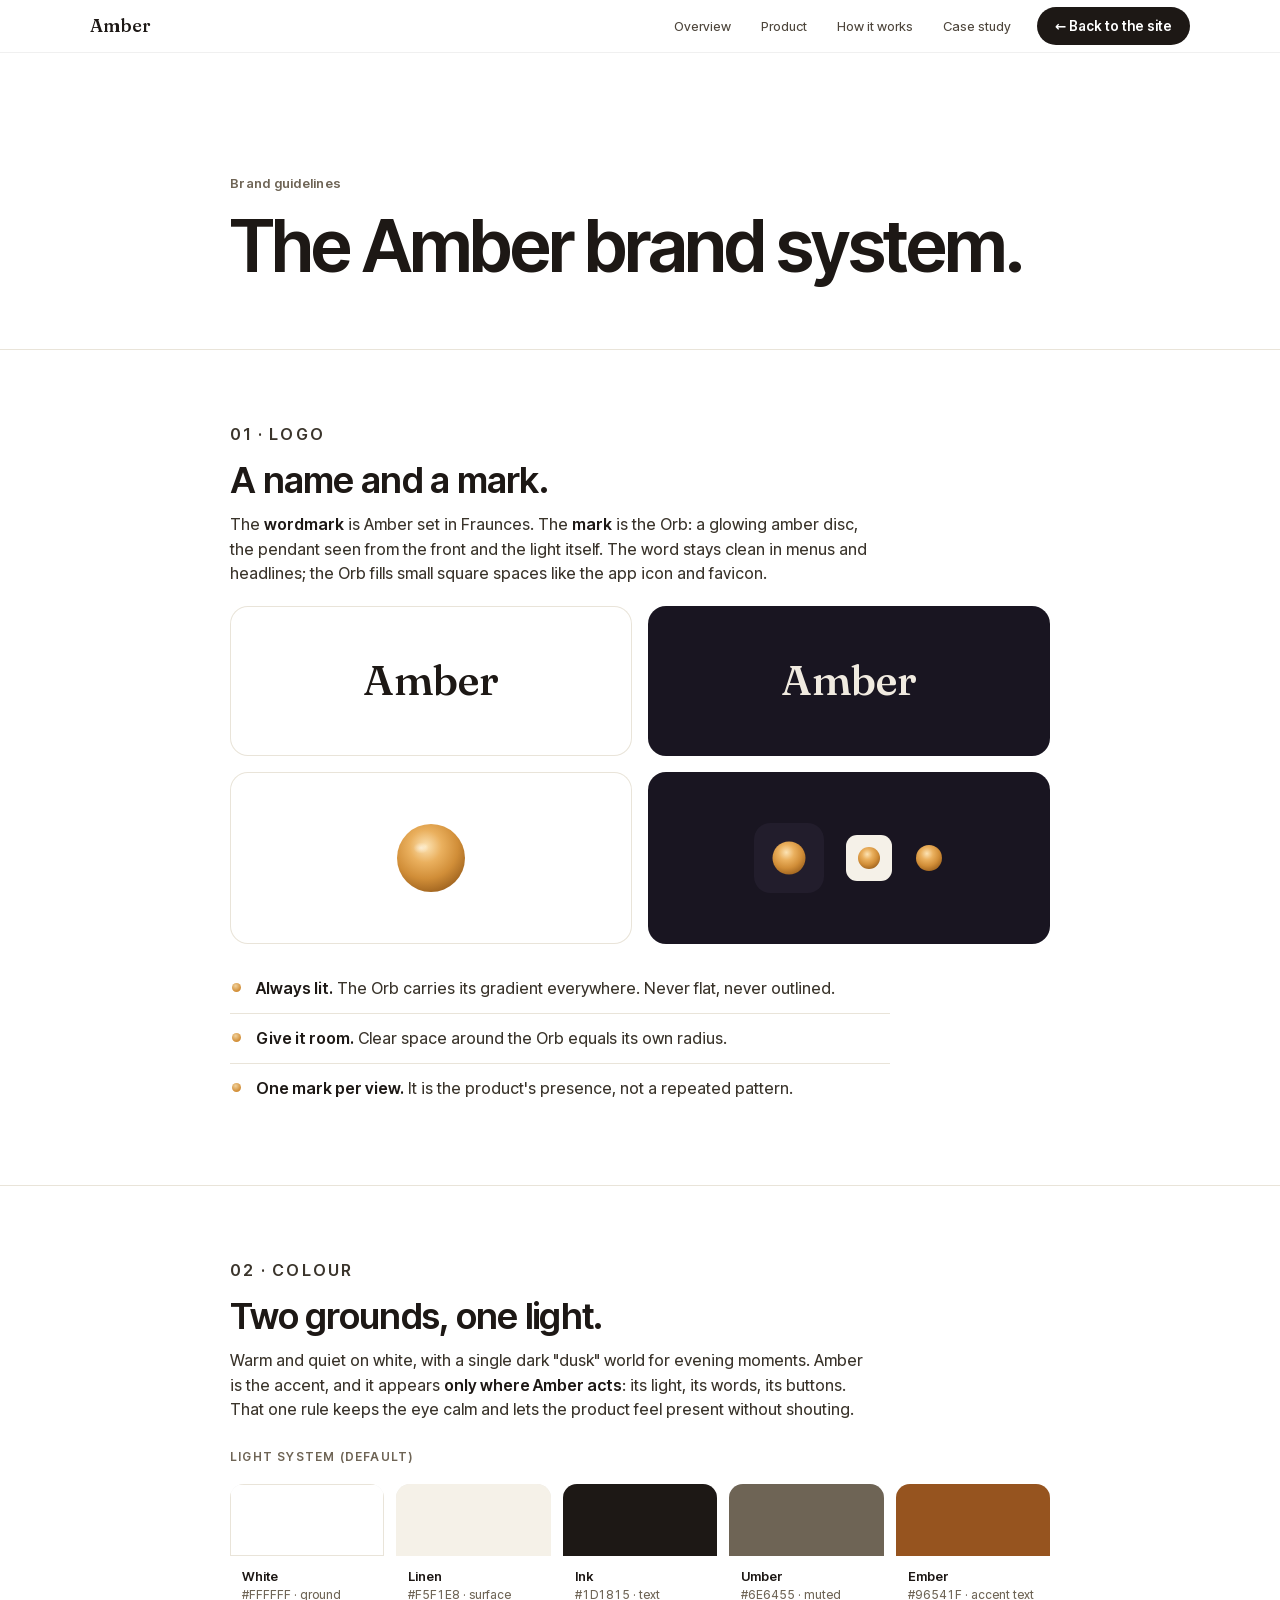
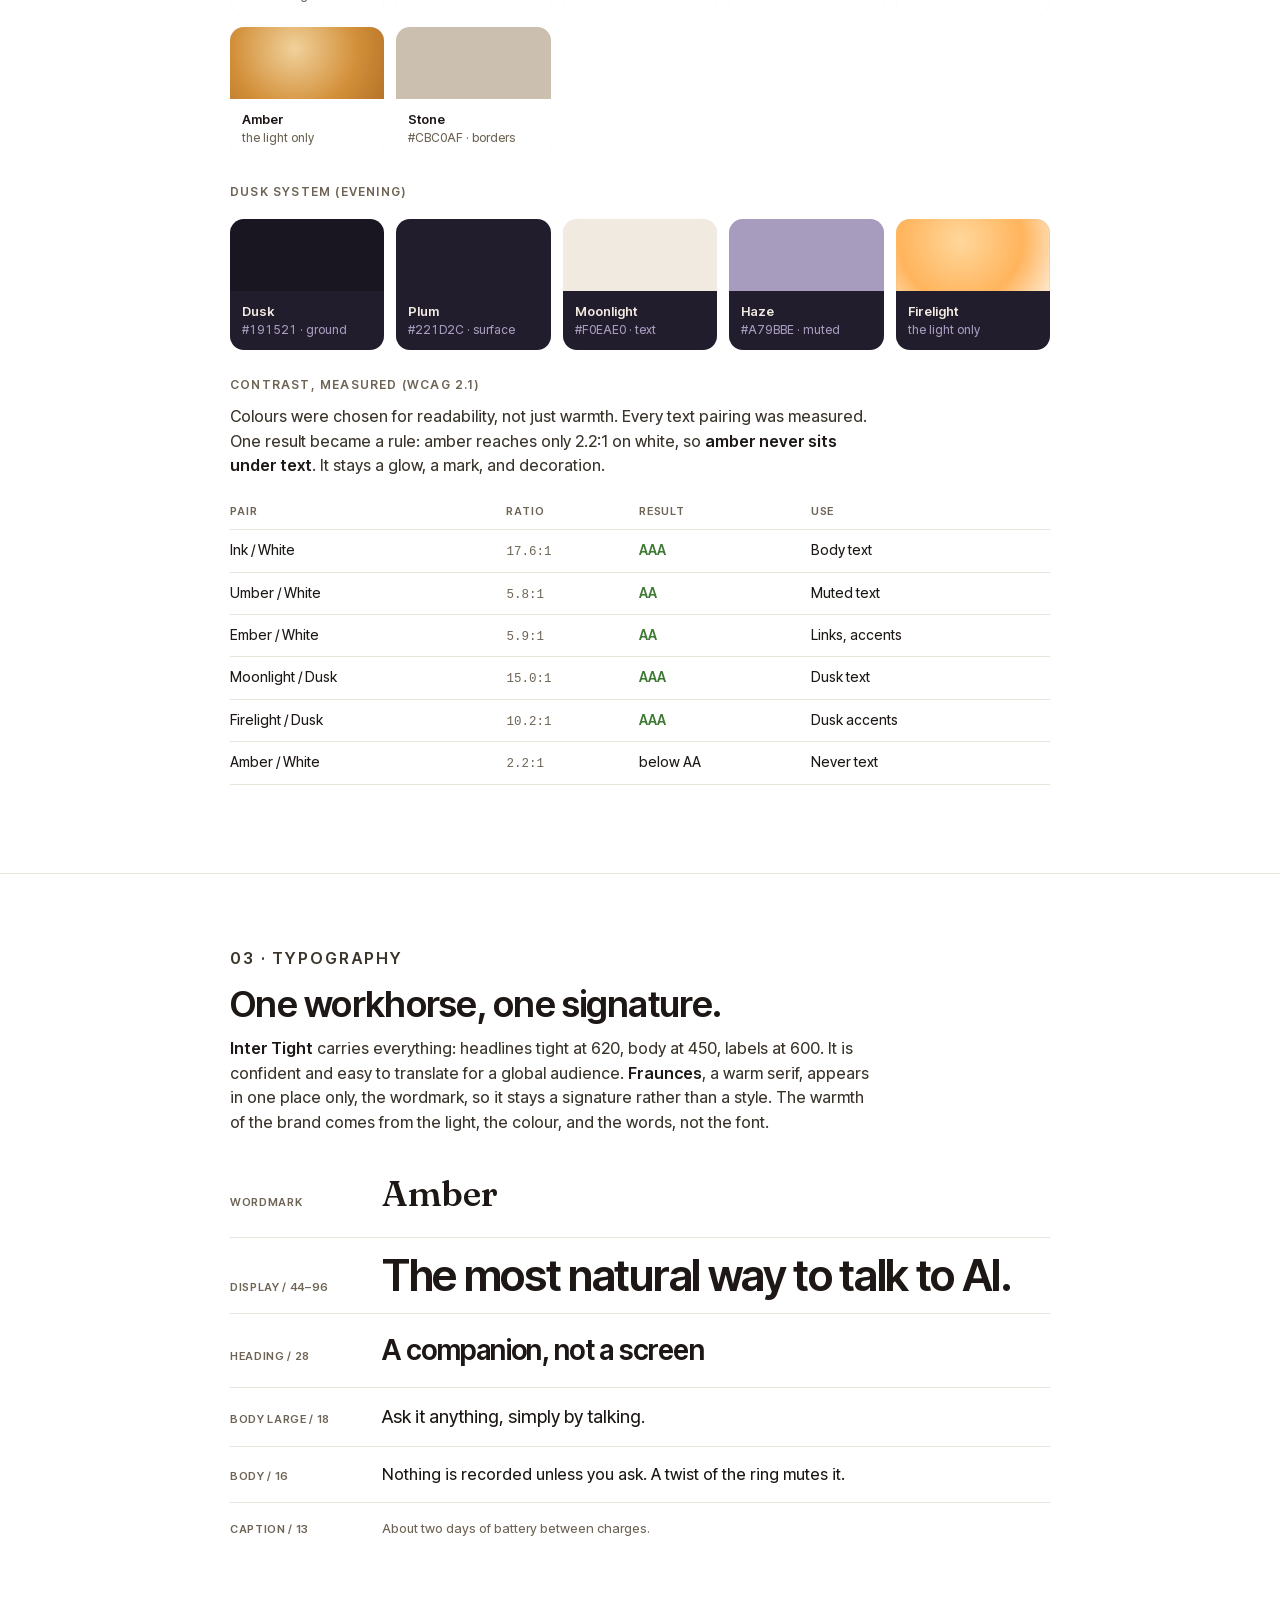
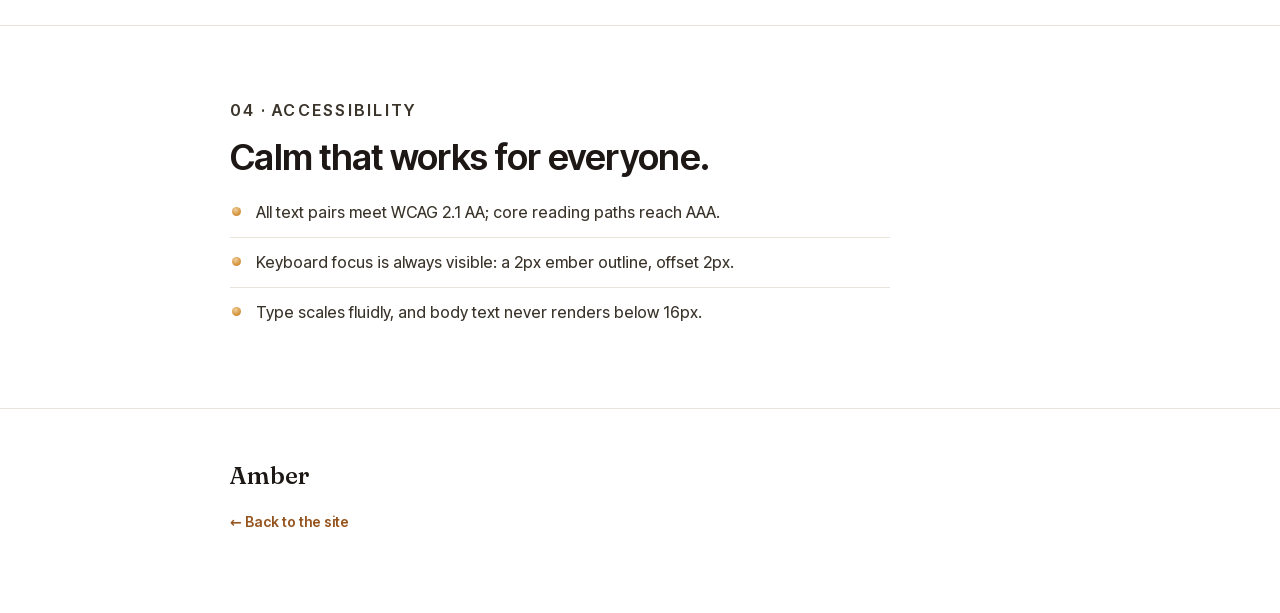
<file: site/guidelines.html>
<!DOCTYPE html>
<html lang="en">
<head>
<meta charset="utf-8">
<meta name="viewport" content="width=device-width, initial-scale=1">
<title>Amber · brand guidelines</title>
<meta name="description" content="The Amber brand system: logo, colour, typography, voice, and visual style, with the reasoning behind each.">
<meta property="og:type" content="website">
<meta property="og:title" content="Amber · brand guidelines">
<meta property="og:description" content="The Amber brand system: logo, colour, typography, voice, and visual style.">
<meta property="og:image" content="https://amber-a1.vercel.app/img/hero.jpg">
<meta property="og:url" content="https://amber-a1.vercel.app/guidelines.html">
<meta name="twitter:card" content="summary_large_image">
<link rel="stylesheet" href="css/amber.css">
<link rel="icon" href="data:image/svg+xml,%3Csvg%20xmlns='http://www.w3.org/2000/svg'%20viewBox='0%200%20100%20100'%3E%3Cdefs%3E%3CradialGradient%20id='b'%20cx='42%'%20cy='33%'%20r='70%'%3E%3Cstop%20offset='0%'%20stop-color='%23FCE3B4'/%3E%3Cstop%20offset='34%'%20stop-color='%23EAB05E'/%3E%3Cstop%20offset='68%'%20stop-color='%23D18E38'/%3E%3Cstop%20offset='100%'%20stop-color='%23A0641F'/%3E%3C/radialGradient%3E%3CradialGradient%20id='s'%20cx='50%'%20cy='50%'%20r='50%'%3E%3Cstop%20offset='0%'%20stop-color='%23FFFDF6'%20stop-opacity='.6'/%3E%3Cstop%20offset='70%'%20stop-color='%23FFFDF6'%20stop-opacity='0'/%3E%3C/radialGradient%3E%3C/defs%3E%3Ccircle%20cx='50'%20cy='50'%20r='50'%20fill='url(%23b)'/%3E%3Cellipse%20cx='41'%20cy='38'%20rx='13'%20ry='10'%20fill='url(%23s)'/%3E%3C/svg%3E">
<style>
  .g-wrap{ max-width:900px; margin:0 auto; padding-inline:clamp(20px,5vw,40px); }
  .g-hero{ padding:clamp(60px,10vw,120px) 0 clamp(30px,4vw,48px); }
  .g-hero .arc{ font-size:13px; letter-spacing:.02em; color:var(--umber); font-weight:600; }
  .g-hero h1{ font-size:clamp(38px,6.5vw,72px); font-weight:620; letter-spacing:-.03em; line-height:1.02; margin:16px 0 18px; }
  .g-hero p{ font-size:clamp(17px,2vw,20px); color:var(--umber); max-width:54ch; }

  .g-sec{ padding-block:clamp(40px,6vw,72px); border-top:1px solid var(--hair); }
  .g-num{ font-size:12px; letter-spacing:.14em; color:var(--stone); font-weight:600; }
  .g-sec h2{ font-size:clamp(24px,3.6vw,36px); font-weight:620; letter-spacing:-.02em; margin:10px 0 12px; }
  .g-sec h3{ font-size:12px; letter-spacing:.1em; text-transform:uppercase; color:var(--umber); font-weight:600; margin:28px 0 12px; }
  .g-sec p{ font-size:16px; color:#3A342B; max-width:64ch; margin-bottom:16px; }
  .g-sec p strong{ color:var(--ink); font-weight:600; }

  .g-stage{ display:grid; grid-template-columns:1fr 1fr; gap:16px; margin:20px 0; }
  @media(max-width:640px){ .g-stage{ grid-template-columns:1fr; } }
  .g-stage .box{ border-radius:18px; min-height:150px; display:flex; align-items:center; justify-content:center; padding:26px; }
  .g-stage .light{ background:var(--white); box-shadow:inset 0 0 0 1px var(--hair); }
  .g-stage .dark{ background:var(--dusk); }
  .g-icons{ display:flex; gap:22px; align-items:center; flex-wrap:wrap; justify-content:center; }

  .swgrid{ display:grid; grid-template-columns:repeat(auto-fill,minmax(140px,1fr)); gap:12px; margin:20px 0; }
  .swgrid .sw{ border-radius:14px; overflow:hidden; box-shadow:inset 0 0 0 1px rgba(0,0,0,.08); }
  .swgrid .sw i{ display:block; height:72px; }
  .swgrid .sw .m{ display:block; padding:10px 12px; font-size:12px; background:var(--white); }
  .swgrid .sw .m b{ display:block; font-weight:600; font-size:13px; }
  .swgrid .sw .m span{ color:var(--umber); font-variant-numeric:tabular-nums; }
  .g-dark-swgrid .sw .m{ background:var(--plum); color:var(--moon); }
  .g-dark-swgrid .sw .m span{ color:var(--haze); }

  .cstab{ width:100%; border-collapse:collapse; font-size:14px; margin:16px 0; }
  .cstab th,.cstab td{ text-align:left; padding:9px 12px 9px 0; border-bottom:1px solid var(--hair); vertical-align:top; }
  .cstab th{ font-size:11px; letter-spacing:.08em; text-transform:uppercase; color:var(--umber); font-weight:600; }
  .cstab td code{ font-family:ui-monospace,monospace; font-size:12.5px; color:var(--umber); }
  .pass{ color:#3E7A34; font-weight:600; }

  .typerow{ display:flex; align-items:baseline; gap:22px; padding:15px 0; border-bottom:1px solid var(--hair); }
  .typerow:last-child{ border-bottom:none; }
  .typerow .lab{ flex:0 0 130px; font-size:11px; color:var(--umber); font-weight:600; letter-spacing:.06em; text-transform:uppercase; }
  @media(max-width:600px){ .typerow{ flex-direction:column; gap:6px; } .typerow .lab{ flex-basis:auto; } }
  .t-d1{ font-size:clamp(30px,4vw,44px); font-weight:620; letter-spacing:-.03em; line-height:1.02; }
  .t-d2{ font-size:28px; font-weight:620; letter-spacing:-.02em; }
  .t-bl{ font-size:18px; } .t-b{ font-size:16px; } .t-cap{ font-size:13px; color:var(--umber); }
  .t-serif{ font-family:'Fraunces',serif; font-weight:560; }

  .vox{ display:grid; grid-template-columns:1fr 1fr; gap:14px; margin:16px 0; }
  @media(max-width:600px){ .vox{ grid-template-columns:1fr; } }
  .vox .v{ border-radius:16px; padding:16px 18px; font-size:15px; }
  .vox .say{ background:var(--tile); }
  .vox .not{ background:var(--white); box-shadow:inset 0 0 0 1px var(--hair); color:var(--umber); }
  .vox .v b{ display:block; font-size:10.5px; letter-spacing:.12em; text-transform:uppercase; margin-bottom:7px; font-weight:600; }
  .vox .say b{ color:var(--ember); } .vox .not b{ color:var(--stone); }
  .vox .not s{ text-decoration-color:rgba(110,100,85,.4); }

  ul.rules{ list-style:none; padding:0; margin:0; max-width:66ch; }
  ul.rules li{ position:relative; padding:12px 0 12px 26px; font-size:16px; color:#3A342B; border-bottom:1px solid var(--hair); }
  ul.rules li:last-child{ border-bottom:none; }
  ul.rules li::before{ content:""; position:absolute; left:2px; top:19px; width:9px; height:9px; border-radius:50%;
    background:radial-gradient(circle at 40% 32%, var(--amb-hi), #D3903A 65%); }
  ul.rules li b{ color:var(--ink); font-weight:600; }

  .finrow2{ display:flex; gap:clamp(20px,4vw,48px); justify-content:center; flex-wrap:wrap; margin:8px 0; }
  .finrow2 figure{ text-align:center; margin:0; }
  .finrow2 figcaption{ margin-top:14px; font-size:13px; font-weight:600; }
  .finrow2 figcaption span{ display:block; font-weight:450; font-size:12px; color:var(--umber); }

  .g-foot{ border-top:1px solid var(--hair); padding:48px 0 90px; }
  .g-foot .wm{ font-family:'Fraunces',serif; font-weight:560; font-size:24px; }
  .g-foot .wm span{ font-family:'Inter Tight',sans-serif; font-size:13px; font-weight:450; color:var(--umber); }
  .backlink{ display:inline-block; margin-top:16px; font-size:14px; color:var(--ember); text-decoration:none; font-weight:600; }
</style>
</head>
<body>

<header class="nav">
  <div class="wrap-n">
    <a class="mark" href="index.html">Amber</a>
    <a class="tab" href="index.html">Overview</a>
    <a class="tab" href="product.html">Product</a>
    <a class="tab" href="how-it-works.html">How it works</a>
    <a class="tab" href="case-study.html">Case study</a>
    <a class="btn" href="index.html">&larr; Back to the site</a>
  </div>
</header>

<main>

<!-- HERO -->
<section class="g-hero">
  <div class="g-wrap">
    <p class="arc">Brand guidelines</p>
    <h1>The Amber brand system.</h1>
      </div>
</section>

<!-- LOGO -->
<section class="g-sec">
  <div class="g-wrap">
    <p class="g-num">01 · LOGO</p>
    <h2>A name and a mark.</h2>
    <p>The <strong>wordmark</strong> is Amber set in Fraunces. The <strong>mark</strong> is the Orb: a glowing amber disc, the pendant seen from the front and the light itself. The word stays clean in menus and headlines; the Orb fills small square spaces like the app icon and favicon.</p>
    <svg width="0" height="0" style="position:absolute"><defs>
      <radialGradient id="amb" cx="42%" cy="33%" r="70%"><stop offset="0%" stop-color="#FCE3B4"/><stop offset="34%" stop-color="#EAB05E"/><stop offset="68%" stop-color="#D18E38"/><stop offset="100%" stop-color="#A0641F"/></radialGradient>
      <radialGradient id="sheen" cx="50%" cy="50%" r="50%"><stop offset="0%" stop-color="#FFFDF6" stop-opacity=".6"/><stop offset="70%" stop-color="#FFFDF6" stop-opacity="0"/></radialGradient>
    </defs></svg>
    <div class="g-stage">
      <div class="box light">
        <svg width="230" height="80" viewBox="0 0 230 80" role="img" aria-label="Amber wordmark on white"><text x="115" y="54" text-anchor="middle" font-family="Fraunces,serif" font-weight="560" font-size="42" fill="#1D1815">Amber</text></svg>
      </div>
      <div class="box dark">
        <svg width="230" height="80" viewBox="0 0 230 80" role="img" aria-label="Amber wordmark on dusk"><text x="115" y="54" text-anchor="middle" font-family="Fraunces,serif" font-weight="560" font-size="42" fill="#F0EAE0">Amber</text></svg>
      </div>
      <div class="box light">
        <svg width="120" height="120" viewBox="0 0 120 120" role="img" aria-label="The Orb"><circle cx="60" cy="60" r="34" fill="url(#amb)"/><ellipse cx="50" cy="50" rx="11" ry="8" fill="url(#sheen)"/></svg>
      </div>
      <div class="box dark">
        <div class="g-icons">
          <svg width="70" height="70" viewBox="0 0 70 70" role="img" aria-label="App icon on plum"><rect width="70" height="70" rx="16.5" fill="#221D2C"/><circle cx="35" cy="35" r="16.5" fill="url(#amb)"/></svg>
          <svg width="46" height="46" viewBox="0 0 46 46" role="img" aria-label="App icon on linen"><rect width="46" height="46" rx="11" fill="#F5F1E8"/><circle cx="23" cy="23" r="11" fill="url(#amb)"/></svg>
          <svg width="30" height="30" viewBox="0 0 30 30" role="img" aria-label="Favicon size"><circle cx="15" cy="15" r="13" fill="url(#amb)"/></svg>
        </div>
      </div>
    </div>
    <ul class="rules">
      <li><b>Always lit.</b> The Orb carries its gradient everywhere. Never flat, never outlined.</li>
      <li><b>Give it room.</b> Clear space around the Orb equals its own radius.</li>
      <li><b>One mark per view.</b> It is the product's presence, not a repeated pattern.</li>
    </ul>
  </div>
</section>

<!-- COLOUR -->
<section class="g-sec">
  <div class="g-wrap">
    <p class="g-num">02 · COLOUR</p>
    <h2>Two grounds, one light.</h2>
    <p>Warm and quiet on white, with a single dark "dusk" world for evening moments. Amber is the accent, and it appears <strong>only where Amber acts</strong>: its light, its words, its buttons. That one rule keeps the eye calm and lets the product feel present without shouting.</p>
    <h3>Light system (default)</h3>
    <div class="swgrid">
      <div class="sw"><i style="background:#FFFFFF; box-shadow:inset 0 0 0 1px #E9E4D9"></i><span class="m"><b>White</b><span>#FFFFFF · ground</span></span></div>
      <div class="sw"><i style="background:#F5F1E8"></i><span class="m"><b>Linen</b><span>#F5F1E8 · surface</span></span></div>
      <div class="sw"><i style="background:#1D1815"></i><span class="m"><b>Ink</b><span>#1D1815 · text</span></span></div>
      <div class="sw"><i style="background:#6E6455"></i><span class="m"><b>Umber</b><span>#6E6455 · muted</span></span></div>
      <div class="sw"><i style="background:#96541F"></i><span class="m"><b>Ember</b><span>#96541F · accent text</span></span></div>
      <div class="sw"><i style="background:radial-gradient(circle at 42% 30%,#F0D19B,#D3903A 60%,#B47328)"></i><span class="m"><b>Amber</b><span>the light only</span></span></div>
      <div class="sw"><i style="background:#CBC0AF"></i><span class="m"><b>Stone</b><span>#CBC0AF · borders</span></span></div>
    </div>
    <h3>Dusk system (evening)</h3>
    <div class="swgrid g-dark-swgrid">
      <div class="sw"><i style="background:#191521"></i><span class="m"><b>Dusk</b><span>#191521 · ground</span></span></div>
      <div class="sw"><i style="background:#221D2C"></i><span class="m"><b>Plum</b><span>#221D2C · surface</span></span></div>
      <div class="sw"><i style="background:#F0EAE0"></i><span class="m"><b>Moonlight</b><span>#F0EAE0 · text</span></span></div>
      <div class="sw"><i style="background:#A79BBE"></i><span class="m"><b>Haze</b><span>#A79BBE · muted</span></span></div>
      <div class="sw"><i style="background:radial-gradient(circle at 42% 30%,#FFD79B,#FFB45C 60%,rgba(255,180,92,.3))"></i><span class="m"><b>Firelight</b><span>the light only</span></span></div>
    </div>
    <h3>Contrast, measured (WCAG 2.1)</h3>
    <p>Colours were chosen for readability, not just warmth. Every text pairing was measured. One result became a rule: amber reaches only 2.2:1 on white, so <strong>amber never sits under text</strong>. It stays a glow, a mark, and decoration.</p>
    <table class="cstab">
      <tr><th>Pair</th><th>Ratio</th><th>Result</th><th>Use</th></tr>
      <tr><td>Ink / White</td><td><code>17.6:1</code></td><td><span class="pass">AAA</span></td><td>Body text</td></tr>
      <tr><td>Umber / White</td><td><code>5.8:1</code></td><td><span class="pass">AA</span></td><td>Muted text</td></tr>
      <tr><td>Ember / White</td><td><code>5.9:1</code></td><td><span class="pass">AA</span></td><td>Links, accents</td></tr>
      <tr><td>Moonlight / Dusk</td><td><code>15.0:1</code></td><td><span class="pass">AAA</span></td><td>Dusk text</td></tr>
      <tr><td>Firelight / Dusk</td><td><code>10.2:1</code></td><td><span class="pass">AAA</span></td><td>Dusk accents</td></tr>
      <tr><td>Amber / White</td><td><code>2.2:1</code></td><td>below AA</td><td>Never text</td></tr>
    </table>
  </div>
</section>

<!-- TYPOGRAPHY -->
<section class="g-sec">
  <div class="g-wrap">
    <p class="g-num">03 · TYPOGRAPHY</p>
    <h2>One workhorse, one signature.</h2>
    <p><strong>Inter Tight</strong> carries everything: headlines tight at 620, body at 450, labels at 600. It is confident and easy to translate for a global audience. <strong>Fraunces</strong>, a warm serif, appears in one place only, the wordmark, so it stays a signature rather than a style. The warmth of the brand comes from the light, the colour, and the words, not the font.</p>
    <div>
      <div class="typerow"><span class="lab">Wordmark</span><span class="t-serif" style="font-size:36px">Amber</span></div>
      <div class="typerow"><span class="lab">Display / 44–96</span><span class="t-d1">The most natural way to talk to AI.</span></div>
      <div class="typerow"><span class="lab">Heading / 28</span><span class="t-d2">A companion, not a screen</span></div>
      <div class="typerow"><span class="lab">Body large / 18</span><span class="t-bl">Ask it anything, simply by talking.</span></div>
      <div class="typerow"><span class="lab">Body / 16</span><span class="t-b">Nothing is recorded unless you ask. A twist of the ring mutes it.</span></div>
      <div class="typerow"><span class="lab">Caption / 13</span><span class="t-cap">About two days of battery between charges.</span></div>
    </div>
  </div>
</section>

<!-- ACCESSIBILITY -->
<section class="g-sec">
  <div class="g-wrap">
    <p class="g-num">04 · ACCESSIBILITY</p>
    <h2>Calm that works for everyone.</h2>
    <ul class="rules">
      <li>All text pairs meet WCAG 2.1 AA; core reading paths reach AAA.</li>
      <li>Keyboard focus is always visible: a 2px ember outline, offset 2px.</li>
      <li>Type scales fluidly, and body text never renders below 16px.</li>
    </ul>
  </div>
</section>

</main>

<footer class="g-foot">
  <div class="g-wrap">
    <div class="wm">Amber</div>
    <a class="backlink" href="index.html">← Back to the site</a>
  </div>
</footer>

</body>
</html>
</file>
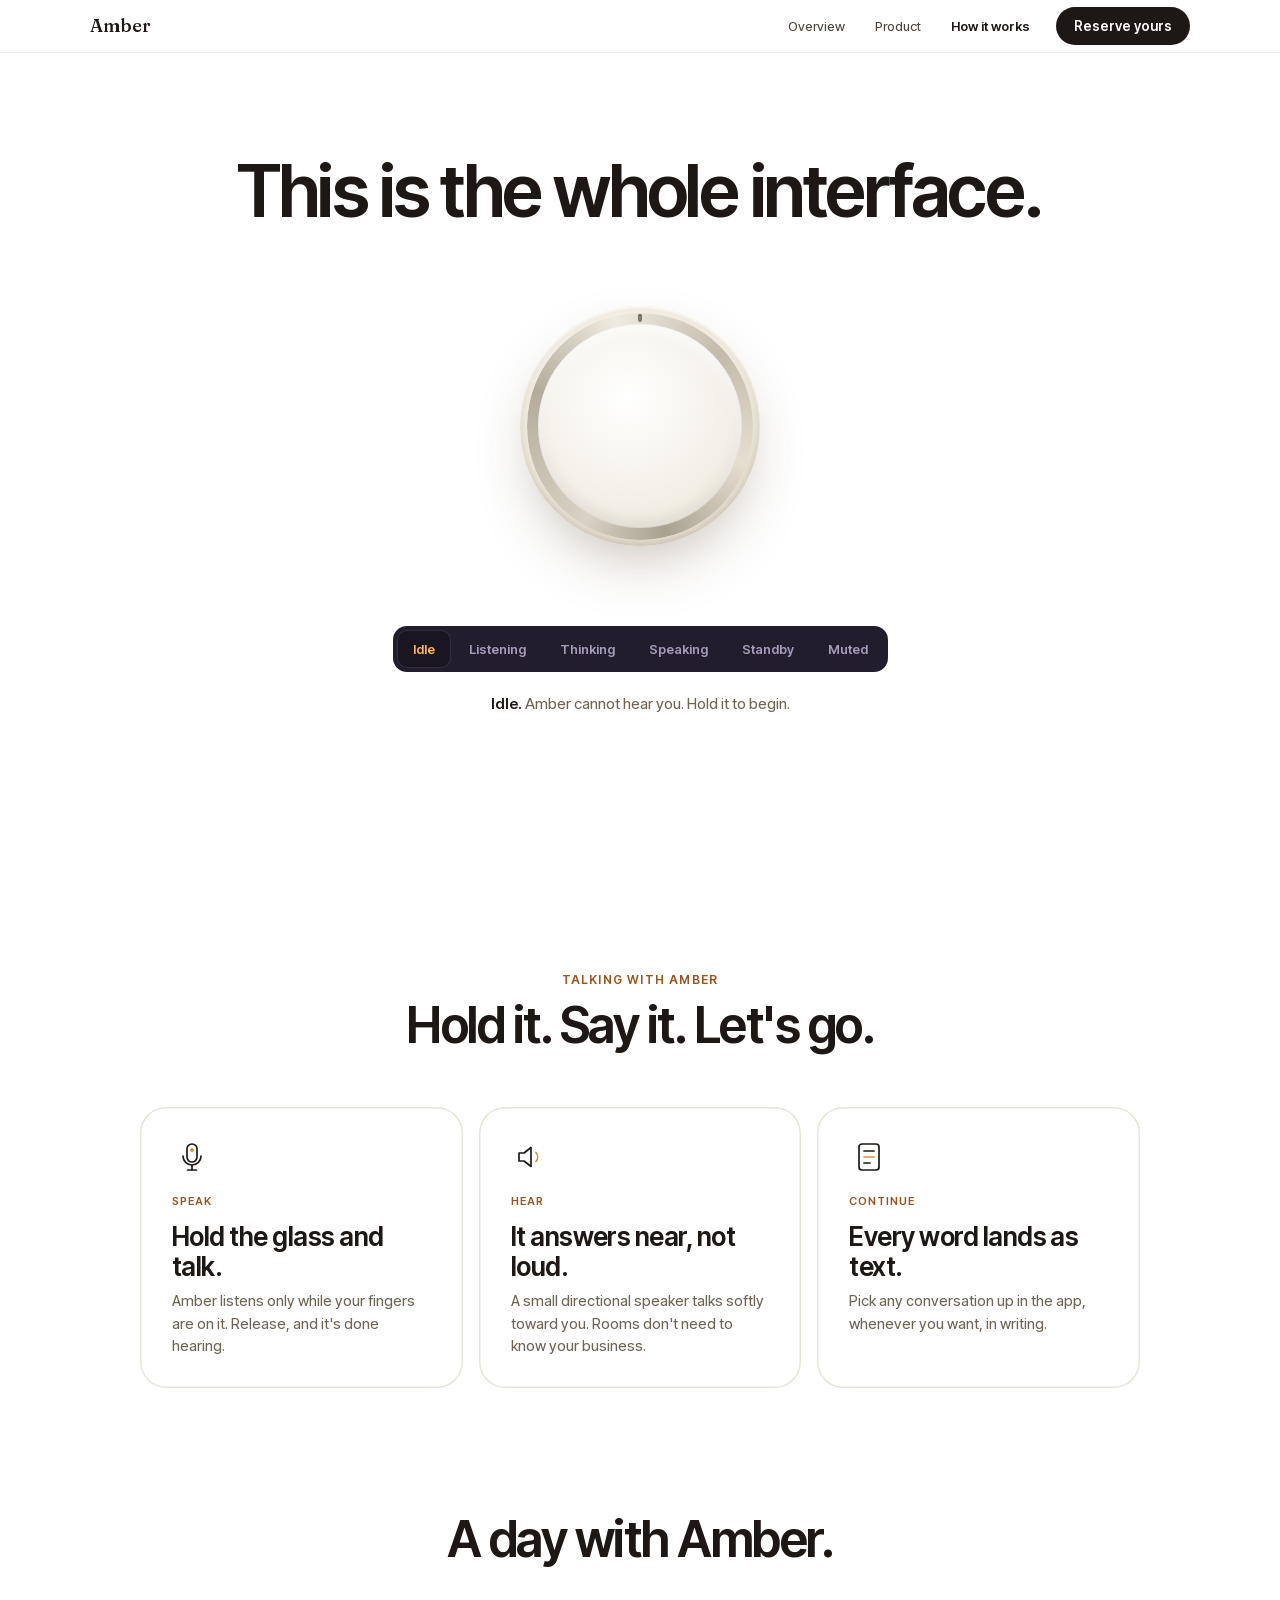
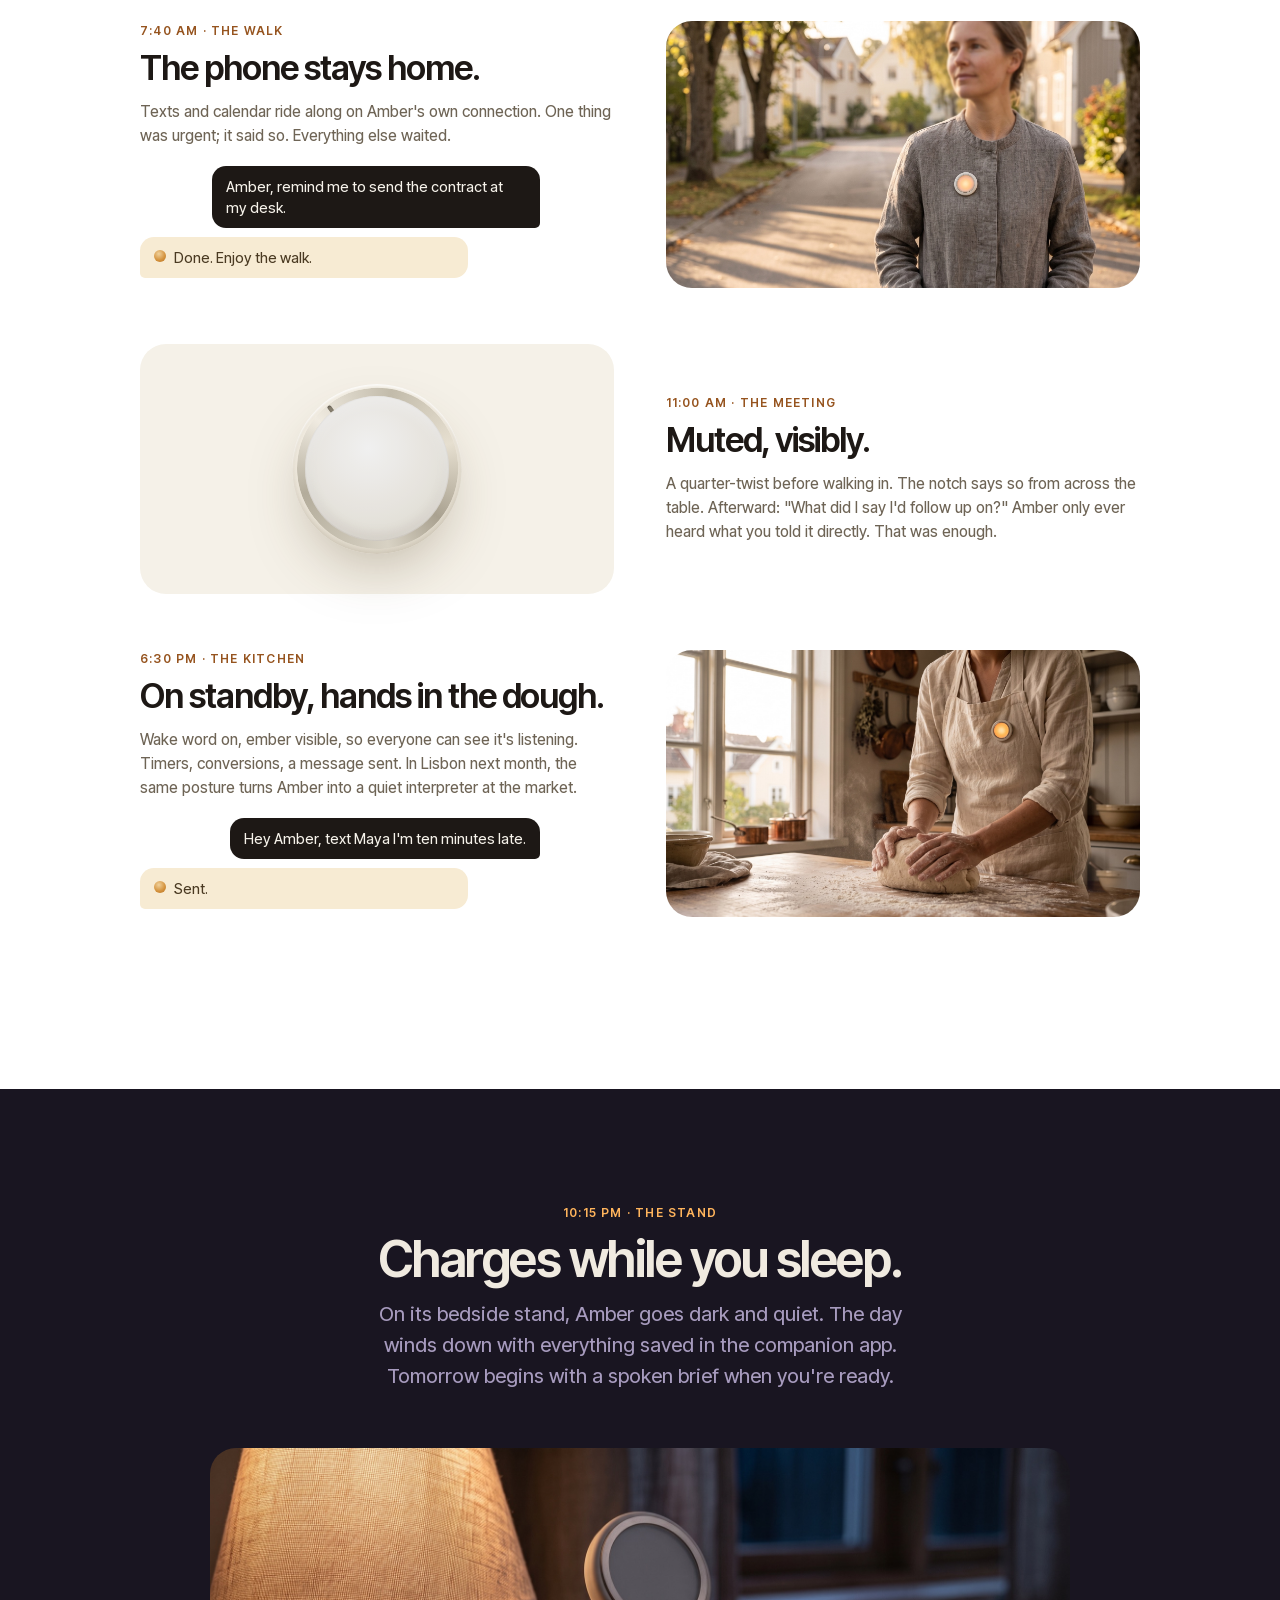
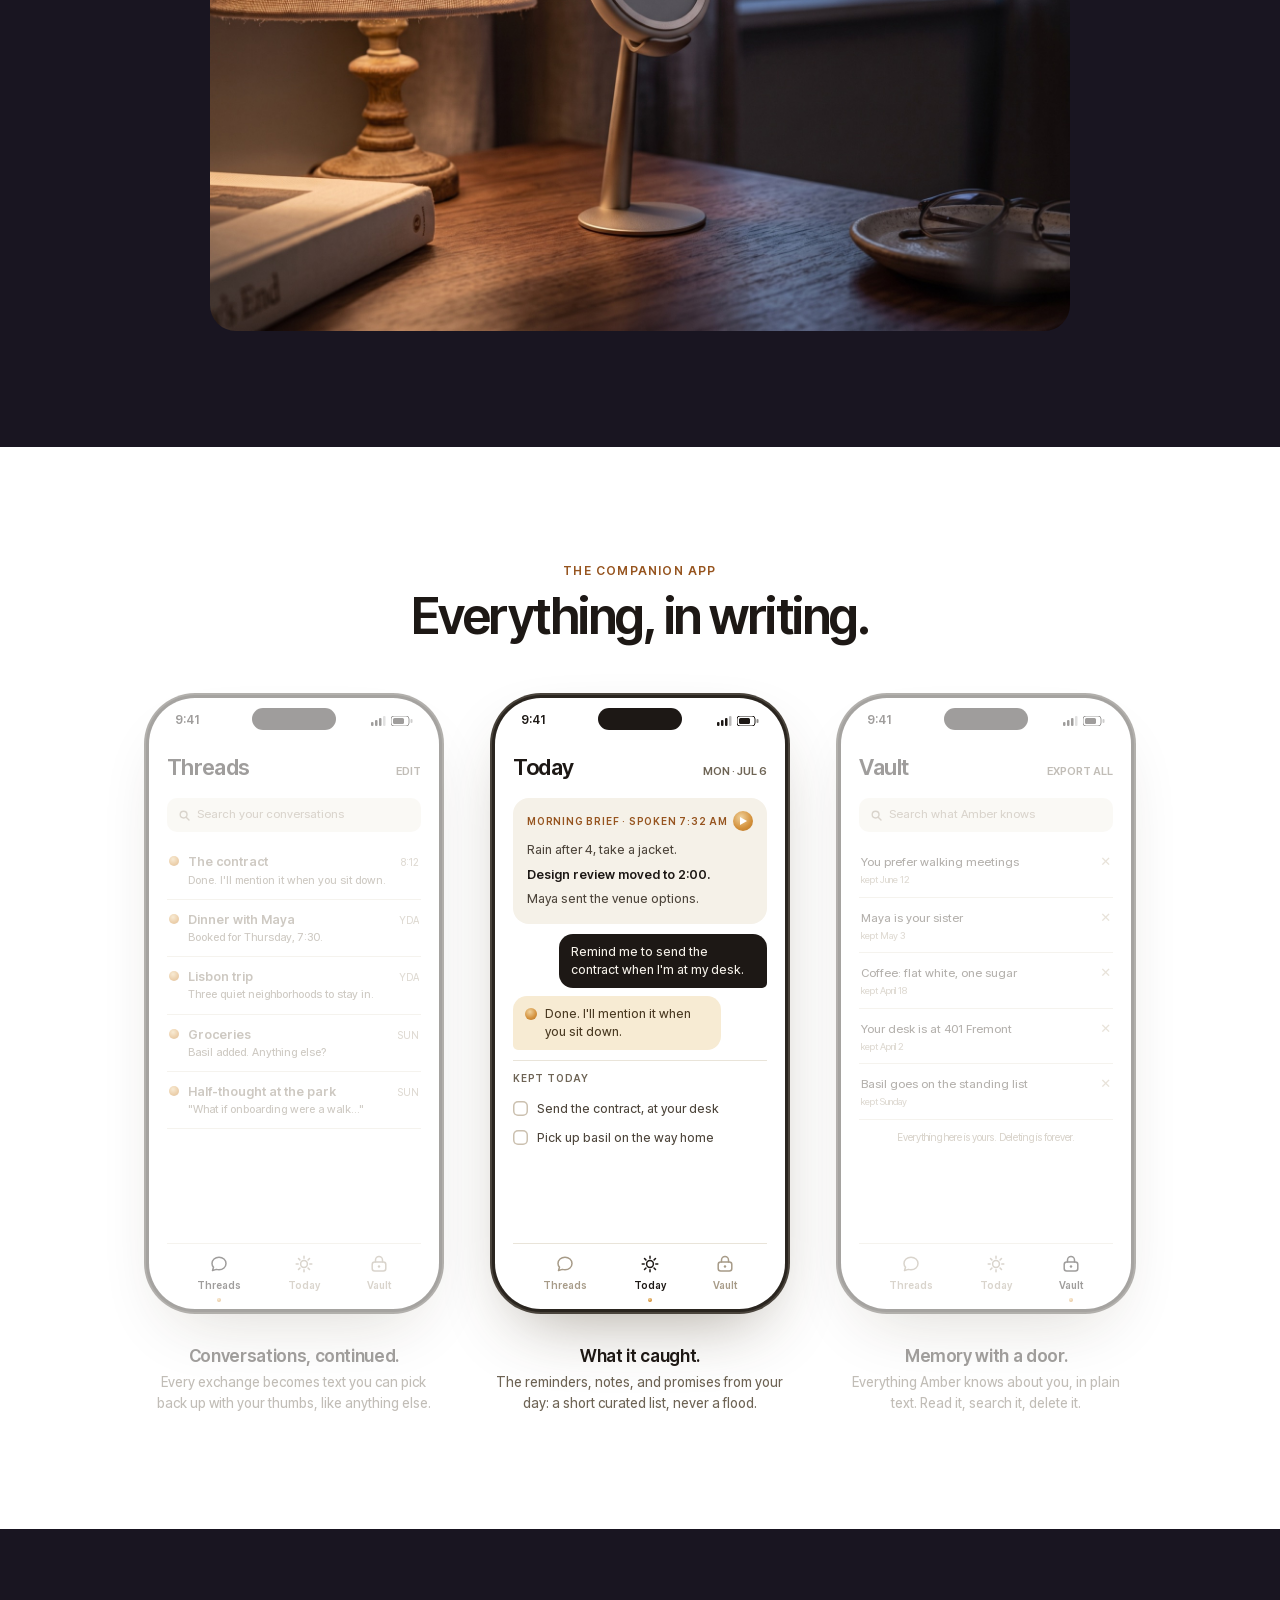
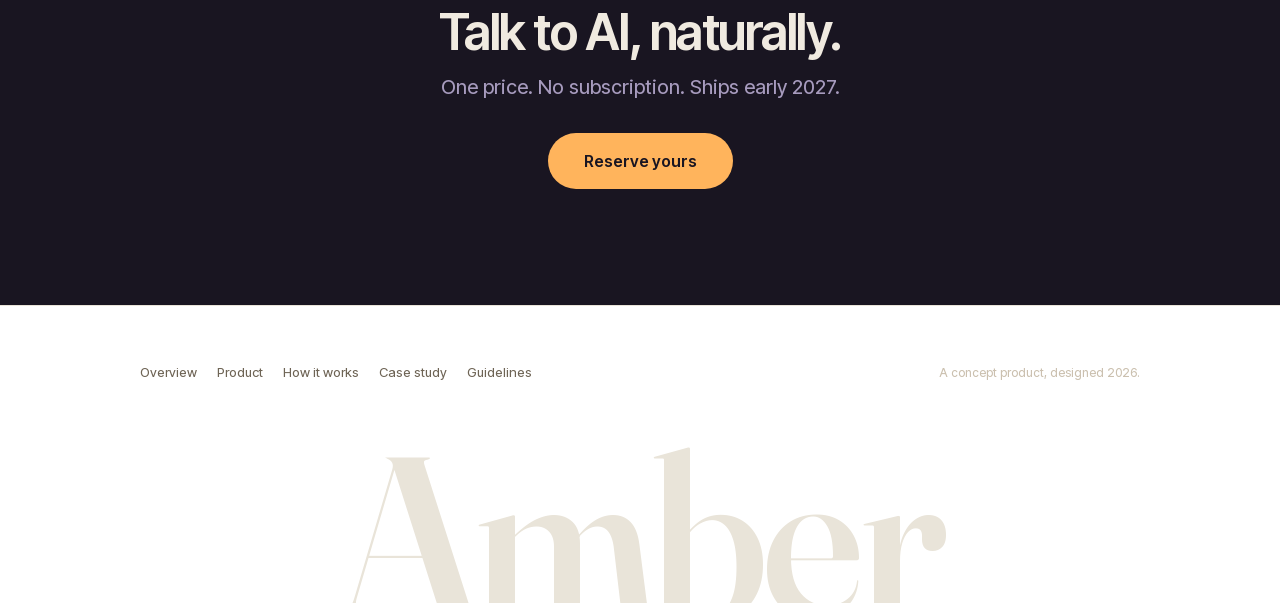
<file: site/how-it-works.html>
<!DOCTYPE html>
<html lang="en">
<head>
<meta charset="utf-8">
<meta name="viewport" content="width=device-width, initial-scale=1">
<title>Amber · this is the whole interface</title>
<meta name="description" content="This is the whole interface. Learn Amber's light language and follow a day with it, from morning brief to the stand at night.">
<meta property="og:type" content="website">
<meta property="og:title" content="Amber · this is the whole interface">
<meta property="og:description" content="No screen. One light, six honest states. Learn Amber's light language.">
<meta property="og:image" content="https://amber-a1.vercel.app/img/hero.jpg">
<meta property="og:url" content="https://amber-a1.vercel.app/how-it-works.html">
<meta name="twitter:card" content="summary_large_image">
<link rel="stylesheet" href="css/amber.css">
<link rel="icon" href="data:image/svg+xml,%3Csvg%20xmlns='http://www.w3.org/2000/svg'%20viewBox='0%200%20100%20100'%3E%3Cdefs%3E%3CradialGradient%20id='b'%20cx='42%'%20cy='33%'%20r='70%'%3E%3Cstop%20offset='0%'%20stop-color='%23FCE3B4'/%3E%3Cstop%20offset='34%'%20stop-color='%23EAB05E'/%3E%3Cstop%20offset='68%'%20stop-color='%23D18E38'/%3E%3Cstop%20offset='100%'%20stop-color='%23A0641F'/%3E%3C/radialGradient%3E%3CradialGradient%20id='s'%20cx='50%'%20cy='50%'%20r='50%'%3E%3Cstop%20offset='0%'%20stop-color='%23FFFDF6'%20stop-opacity='.6'/%3E%3Cstop%20offset='70%'%20stop-color='%23FFFDF6'%20stop-opacity='0'/%3E%3C/radialGradient%3E%3C/defs%3E%3Ccircle%20cx='50'%20cy='50'%20r='50'%20fill='url(%23b)'/%3E%3Cellipse%20cx='41'%20cy='38'%20rx='13'%20ry='10'%20fill='url(%23s)'/%3E%3C/svg%3E">
</head>
<body>

<header class="nav">
  <div class="wrap-n">
    <a class="mark" href="index.html">Amber</a>
    <a class="tab" href="index.html">Overview</a>
    <a class="tab" href="product.html">Product</a>
    <a class="tab" href="how-it-works.html" aria-current="page">How it works</a>
    <a class="btn" href="#reserve" data-reserve>Reserve yours</a>
  </div>
</header>

<main>

<!-- LIGHT LANGUAGE DEMO -->
<section style="padding-top:clamp(48px,7vw,88px)">
  <div class="wrap centerline">
    <h1 style="font-size:clamp(38px,6vw,72px); margin:14px auto 14px; max-width:18ch">This is the whole interface.</h1>

    <div class="pendant rev" data-demo="pendant" data-state="idle" style="--pw:min(240px,58vw); margin:clamp(48px,7vw,80px) auto" role="img" aria-label="The Amber pendant demonstrating its light states">
      <span class="mutering"><span class="notch"></span></span>
      <div class="face"></div>
      <div class="light"><div class="fill"></div><div class="arc"></div><div class="ringp"></div></div>
    </div>
    <div style="text-align:center"><div class="statebar rev" role="group" aria-label="Choose a light state">
      <button data-state="idle" aria-pressed="true">Idle</button>
      <button data-state="listening" aria-pressed="false">Listening</button>
      <button data-state="thinking" aria-pressed="false">Thinking</button>
      <button data-state="speaking" aria-pressed="false">Speaking</button>
      <button data-state="open" aria-pressed="false">Standby</button>
      <button data-state="muted" aria-pressed="false">Muted</button>
    </div></div>
    <p class="statecap" id="statecap"><strong>Idle.</strong> Amber cannot hear you. Hold it to begin.</p>
  </div>
</section>

<!-- HOW YOU TALK -->
<section>
  <div class="wrap">
    <div class="shead rev">
      <p class="eyebrow">Talking with Amber</p>
      <h2 class="sweep">Hold it. Say it. Let's go.</h2>
    </div>
    <div class="bento">
      <div class="tile rev">
        <div class="ico"><svg width="40" height="40" viewBox="0 0 40 40" fill="none" stroke="#1D1815" stroke-width="1.7" stroke-linecap="round" stroke-linejoin="round" aria-hidden="true"><rect x="15" y="7" width="10" height="18" rx="5"/><path d="M11 19 a9 9 0 0 0 18 0"/><path d="M20 28 v5"/><path d="M15.5 33 h9"/><circle cx="20" cy="13" r="2" fill="#D3903A" stroke="none"/></svg></div>
        <div class="k">Speak</div>
        <h3>Hold the glass and talk.</h3>
        <p>Amber listens only while your fingers are on it. Release, and it's done hearing.</p>
      </div>
      <div class="tile rev">
        <div class="ico"><svg width="40" height="40" viewBox="0 0 40 40" fill="none" stroke="#1D1815" stroke-width="1.7" stroke-linecap="round" stroke-linejoin="round" aria-hidden="true"><path d="M8 16 h5 l7 -5.5 v19 l-7 -5.5 h-5 z"/><path d="M25 15.5 a7 7 0 0 1 0 9" stroke="#D3903A"/></svg></div>
        <div class="k">Hear</div>
        <h3>It answers near, not loud.</h3>
        <p>A small directional speaker talks softly toward you. Rooms don't need to know your business.</p>
      </div>
      <div class="tile rev">
        <div class="ico"><svg width="40" height="40" viewBox="0 0 40 40" fill="none" stroke="#1D1815" stroke-width="1.7" stroke-linecap="round" stroke-linejoin="round" aria-hidden="true"><rect x="10" y="7" width="20" height="26" rx="3"/><path d="M15 14 h10"/><path d="M15 20 h10" stroke="#D3903A"/><path d="M15 26 h6"/></svg></div>
        <div class="k">Continue</div>
        <h3>Every word lands as text.</h3>
        <p>Pick any conversation up in the app, whenever you want, in writing.</p>
      </div>
    </div>
  </div>
</section>

<!-- A DAY WITH AMBER -->
<section style="padding-top:0">
  <div class="wrap">
    <div class="shead rev">
      <h2 class="sweep">A day with Amber.</h2>
    </div>

    <div class="split" style="margin-bottom:clamp(36px,5vw,56px)">
      <div class="txt rev">
        <p class="eyebrow">7:40 AM · The walk</p>
        <h2 class="sweep" style="font-size:clamp(24px,3vw,34px)">The phone stays home.</h2>
        <p class="body sweep">Texts and calendar ride along on Amber's own connection. One thing was urgent; it said so. Everything else waited.</p>
        <div class="chat">
          <div class="bub me">Amber, remind me to send the contract at my desk.</div>
          <div class="bub am"><span class="dot" aria-hidden="true"></span>Done. Enjoy the walk.</div>
        </div>
      </div>
      <div class="vis rev"><div class="ph r169"><img src="img/walk.jpg" alt="Morning walk down a tree-lined street, no phone in sight"></div></div>
    </div>

    <div class="split flip" style="margin-bottom:clamp(36px,5vw,56px)">
      <div class="txt rev">
        <p class="eyebrow">11:00 AM · The meeting</p>
        <h2 class="sweep" style="font-size:clamp(24px,3vw,34px)">Muted, visibly.</h2>
        <p class="body sweep">A quarter-twist before walking in. The notch says so from across the table. Afterward: "What did I say I'd follow up on?" Amber only ever heard what you told it directly. That was enough.</p>
      </div>
      <div class="vis rev centerline" style="background:var(--tile); border-radius:var(--rad); padding:40px 20px">
        <div class="pendant muted" style="--pw:min(170px,44vw); margin:0 auto" role="img" aria-label="The pendant muted: ring twisted, notch misaligned, glass white">
          <span class="mutering"><span class="notch"></span></span>
          <div class="face"></div>
        </div>
      </div>
    </div>

    <div class="split" style="margin-bottom:clamp(36px,5vw,56px)">
      <div class="txt rev">
        <p class="eyebrow">6:30 PM · The kitchen</p>
        <h2 class="sweep" style="font-size:clamp(24px,3vw,34px)">On standby, hands in the dough.</h2>
        <p class="body sweep">Wake word on, ember visible, so everyone can see it's listening. Timers, conversions, a message sent. In Lisbon next month, the same posture turns Amber into a quiet interpreter at the market.</p>
        <div class="chat">
          <div class="bub me">Hey Amber, text Maya I'm ten minutes late.</div>
          <div class="bub am"><span class="dot" aria-hidden="true"></span>Sent.</div>
        </div>
      </div>
      <div class="vis rev"><div class="ph r169"><img src="img/cooking.jpg" alt="Hands kneading dough, the pendant glowing a low steady amber"></div></div>
    </div>
  </div>
</section>

<!-- DUSK CHAPTER -->
<section class="duskband">
  <div class="wrap">
    <div class="shead rev">
      <p class="eyebrow">10:15 PM · The stand</p>
      <h2 class="sweep">Charges while you sleep.</h2>
      <p class="lead sweep">On its bedside stand, Amber goes dark and quiet. The day winds down with everything saved in the companion app. Tomorrow begins with a spoken brief when you're ready.</p>
    </div>
    <div class="ph r169 rev" style="max-width:860px; margin:0 auto"><img src="img/dusk.jpg" alt="The device upright on its magnetic stand on a bedside table at night, unlit"></div>
  </div>
</section>

<!-- THE APP -->
<section id="app">
  <div class="wrap">
    <div class="shead rev">
      <p class="eyebrow">The companion app</p>
      <h2 class="sweep">Everything, in writing.</h2>
    </div>
    <div class="appgrid">

      <div class="appcol rev">
        <div class="phone" role="img" aria-label="The Amber app Threads screen: recent conversations as text">
          <span class="island"></span>
          <div class="sbar" aria-hidden="true"><span>9:41</span><span class="sic">
            <svg width="15" height="10" viewBox="0 0 15 10" fill="#1D1815"><rect x="0" y="6" width="2.5" height="4" rx="1"/><rect x="4" y="4" width="2.5" height="6" rx="1"/><rect x="8" y="2" width="2.5" height="8" rx="1"/><rect x="12" y="0" width="2.5" height="10" rx="1" opacity=".3"/></svg>
            <svg width="22" height="10" viewBox="0 0 22 10"><rect x="0" y="0" width="18" height="10" rx="3" fill="none" stroke="#1D1815" stroke-width="1"/><rect x="2" y="2" width="11" height="6" rx="1.5" fill="#1D1815"/><rect x="19.5" y="3" width="2" height="4" rx="1" fill="#1D1815" opacity=".5"/></svg>
          </span></div>
          <div class="app">
            <div class="ahead"><b>Threads</b><span>EDIT</span></div>
            <div class="appsearch"><svg width="11" height="11" viewBox="0 0 11 11" fill="none" stroke="#A79B88" stroke-width="1.4" stroke-linecap="round"><circle cx="4.6" cy="4.6" r="3.4"/><path d="M7.2 7.2 10 10"/></svg>Search your conversations</div>
            <div class="trowl"><span class="adot"></span><span class="tx"><b>The contract</b><span>Done. I'll mention it when you sit down.</span></span><span class="when">8:12</span></div>
            <div class="trowl"><span class="adot"></span><span class="tx"><b>Dinner with Maya</b><span>Booked for Thursday, 7:30.</span></span><span class="when">YDA</span></div>
            <div class="trowl"><span class="adot"></span><span class="tx"><b>Lisbon trip</b><span>Three quiet neighborhoods to stay in.</span></span><span class="when">YDA</span></div>
            <div class="trowl"><span class="adot"></span><span class="tx"><b>Groceries</b><span>Basil added. Anything else?</span></span><span class="when">SUN</span></div>
            <div class="trowl"><span class="adot"></span><span class="tx"><b>Half-thought at the park</b><span>"What if onboarding were a walk..."</span></span><span class="when">SUN</span></div>
            <div class="tabbar" aria-hidden="true">
              <span class="on"><svg width="20" height="20" viewBox="0 0 20 20" fill="none" stroke="currentColor" stroke-width="1.5" stroke-linecap="round" stroke-linejoin="round"><path d="M17 9.5c0 3.6-3.1 6.3-7 6.3-.9 0-1.8-.14-2.6-.4L3.5 16.5l1-3.2C3.6 12.2 3 10.9 3 9.5 3 5.9 6.1 3.2 10 3.2s7 2.7 7 6.3Z"/></svg>Threads</span>
              <span><svg width="20" height="20" viewBox="0 0 20 20" fill="none" stroke="currentColor" stroke-width="1.5" stroke-linecap="round"><circle cx="10" cy="10" r="3.4"/><path d="M10 2.2v2M10 15.8v2M2.2 10h2M15.8 10h2M4.5 4.5l1.4 1.4M14.1 14.1l1.4 1.4M15.5 4.5l-1.4 1.4M5.9 14.1l-1.4 1.4"/></svg>Today</span>
              <span><svg width="20" height="20" viewBox="0 0 20 20" fill="none" stroke="currentColor" stroke-width="1.5" stroke-linecap="round" stroke-linejoin="round"><rect x="3.2" y="8" width="13.6" height="9" rx="2.5"/><path d="M6.5 8V6a3.5 3.5 0 0 1 7 0v2"/><circle cx="10" cy="12.5" r="1.2" fill="currentColor" stroke="none"/></svg>Vault</span>
            </div>
          </div>
        </div>
        <div class="appcap"><h3>Conversations, continued.</h3><p>Every exchange becomes text you can pick back up with your thumbs, like anything else.</p></div>
      </div>

      <div class="appcol rev">
        <div class="phone" role="img" aria-label="The Amber app Today screen: a spoken morning brief, a conversation thread, and kept items">
          <span class="island"></span>
          <div class="sbar" aria-hidden="true"><span>9:41</span><span class="sic">
            <svg width="15" height="10" viewBox="0 0 15 10" fill="#1D1815"><rect x="0" y="6" width="2.5" height="4" rx="1"/><rect x="4" y="4" width="2.5" height="6" rx="1"/><rect x="8" y="2" width="2.5" height="8" rx="1"/><rect x="12" y="0" width="2.5" height="10" rx="1" opacity=".3"/></svg>
            <svg width="22" height="10" viewBox="0 0 22 10"><rect x="0" y="0" width="18" height="10" rx="3" fill="none" stroke="#1D1815" stroke-width="1"/><rect x="2" y="2" width="11" height="6" rx="1.5" fill="#1D1815"/><rect x="19.5" y="3" width="2" height="4" rx="1" fill="#1D1815" opacity=".5"/></svg>
          </span></div>
          <div class="app">
            <div class="ahead"><b>Today</b><span>MON · JUL 6</span></div>
            <div class="acard">
              <div class="alabel"><span>Morning brief · spoken 7:32 AM</span><span class="play" aria-hidden="true"></span></div>
              <ul>
                <li>Rain after 4, take a jacket.</li>
                <li><b>Design review moved to 2:00.</b></li>
                <li>Maya sent the venue options.</li>
              </ul>
            </div>
            <div class="bub me">Remind me to send the contract when I'm at my desk.</div>
            <div class="bub am"><span class="dot" aria-hidden="true"></span>Done. I'll mention it when you sit down.</div>
            <div class="kept">
              <div class="kt">Kept today</div>
              <div class="kitem"><i aria-hidden="true"></i>Send the contract, at your desk</div>
              <div class="kitem"><i aria-hidden="true"></i>Pick up basil on the way home</div>
            </div>
            <div class="tabbar" aria-hidden="true">
              <span><svg width="20" height="20" viewBox="0 0 20 20" fill="none" stroke="currentColor" stroke-width="1.5" stroke-linecap="round" stroke-linejoin="round"><path d="M17 9.5c0 3.6-3.1 6.3-7 6.3-.9 0-1.8-.14-2.6-.4L3.5 16.5l1-3.2C3.6 12.2 3 10.9 3 9.5 3 5.9 6.1 3.2 10 3.2s7 2.7 7 6.3Z"/></svg>Threads</span>
              <span class="on"><svg width="20" height="20" viewBox="0 0 20 20" fill="none" stroke="currentColor" stroke-width="1.5" stroke-linecap="round"><circle cx="10" cy="10" r="3.4"/><path d="M10 2.2v2M10 15.8v2M2.2 10h2M15.8 10h2M4.5 4.5l1.4 1.4M14.1 14.1l1.4 1.4M15.5 4.5l-1.4 1.4M5.9 14.1l-1.4 1.4"/></svg>Today</span>
              <span><svg width="20" height="20" viewBox="0 0 20 20" fill="none" stroke="currentColor" stroke-width="1.5" stroke-linecap="round" stroke-linejoin="round"><rect x="3.2" y="8" width="13.6" height="9" rx="2.5"/><path d="M6.5 8V6a3.5 3.5 0 0 1 7 0v2"/><circle cx="10" cy="12.5" r="1.2" fill="currentColor" stroke="none"/></svg>Vault</span>
            </div>
          </div>
        </div>
        <div class="appcap"><h3>What it caught.</h3><p>The reminders, notes, and promises from your day: a short curated list, never a flood.</p></div>
      </div>

      <div class="appcol rev">
        <div class="phone" role="img" aria-label="The Amber app Vault screen: everything Amber knows, searchable and deletable">
          <span class="island"></span>
          <div class="sbar" aria-hidden="true"><span>9:41</span><span class="sic">
            <svg width="15" height="10" viewBox="0 0 15 10" fill="#1D1815"><rect x="0" y="6" width="2.5" height="4" rx="1"/><rect x="4" y="4" width="2.5" height="6" rx="1"/><rect x="8" y="2" width="2.5" height="8" rx="1"/><rect x="12" y="0" width="2.5" height="10" rx="1" opacity=".3"/></svg>
            <svg width="22" height="10" viewBox="0 0 22 10"><rect x="0" y="0" width="18" height="10" rx="3" fill="none" stroke="#1D1815" stroke-width="1"/><rect x="2" y="2" width="11" height="6" rx="1.5" fill="#1D1815"/><rect x="19.5" y="3" width="2" height="4" rx="1" fill="#1D1815" opacity=".5"/></svg>
          </span></div>
          <div class="app">
            <div class="ahead"><b>Vault</b><span>EXPORT ALL</span></div>
            <div class="appsearch"><svg width="11" height="11" viewBox="0 0 11 11" fill="none" stroke="#A79B88" stroke-width="1.4" stroke-linecap="round"><circle cx="4.6" cy="4.6" r="3.4"/><path d="M7.2 7.2 10 10"/></svg>Search what Amber knows</div>
            <div class="vrow"><span class="vf">You prefer walking meetings<i>kept June 12</i></span><span class="x">✕</span></div>
            <div class="vrow"><span class="vf">Maya is your sister<i>kept May 3</i></span><span class="x">✕</span></div>
            <div class="vrow"><span class="vf">Coffee: flat white, one sugar<i>kept April 18</i></span><span class="x">✕</span></div>
            <div class="vrow"><span class="vf">Your desk is at 401 Fremont<i>kept April 2</i></span><span class="x">✕</span></div>
            <div class="vrow"><span class="vf">Basil goes on the standing list<i>kept Sunday</i></span><span class="x">✕</span></div>
            <div class="vnote">Everything here is yours. Deleting is forever.</div>
            <div class="tabbar" aria-hidden="true">
              <span><svg width="20" height="20" viewBox="0 0 20 20" fill="none" stroke="currentColor" stroke-width="1.5" stroke-linecap="round" stroke-linejoin="round"><path d="M17 9.5c0 3.6-3.1 6.3-7 6.3-.9 0-1.8-.14-2.6-.4L3.5 16.5l1-3.2C3.6 12.2 3 10.9 3 9.5 3 5.9 6.1 3.2 10 3.2s7 2.7 7 6.3Z"/></svg>Threads</span>
              <span><svg width="20" height="20" viewBox="0 0 20 20" fill="none" stroke="currentColor" stroke-width="1.5" stroke-linecap="round"><circle cx="10" cy="10" r="3.4"/><path d="M10 2.2v2M10 15.8v2M2.2 10h2M15.8 10h2M4.5 4.5l1.4 1.4M14.1 14.1l1.4 1.4M15.5 4.5l-1.4 1.4M5.9 14.1l-1.4 1.4"/></svg>Today</span>
              <span class="on"><svg width="20" height="20" viewBox="0 0 20 20" fill="none" stroke="currentColor" stroke-width="1.5" stroke-linecap="round" stroke-linejoin="round"><rect x="3.2" y="8" width="13.6" height="9" rx="2.5"/><path d="M6.5 8V6a3.5 3.5 0 0 1 7 0v2"/><circle cx="10" cy="12.5" r="1.2" fill="currentColor" stroke="none"/></svg>Vault</span>
            </div>
          </div>
        </div>
        <div class="appcap"><h3>Memory with a door.</h3><p>Everything Amber knows about you, in plain text. Read it, search it, delete it.</p></div>
      </div>

    </div>
  </section>

<!-- FINAL CTA -->
<section class="duskband" id="reserve" style="padding-top:clamp(48px,6vw,80px)">
  <div class="wrap centerline rev">
    <h2 class="sweep" style="max-width:22ch; margin:0 auto 14px">Talk to AI, naturally.</h2>
    <p class="lead sweep" style="max-width:40ch; margin:0 auto 30px">One price. No subscription. Ships early 2027.</p>
    <p><a class="btn big fire" href="#reserve" data-reserve>Reserve yours</a></p>
  </div>
</section>

</main>

<footer>
  <div class="wrap">
    <div class="frow">
      <nav>
        <a href="index.html">Overview</a>
        <a href="product.html">Product</a>
        <a href="how-it-works.html">How it works</a>
        <a href="case-study.html">Case study</a>
        <a href="guidelines.html">Guidelines</a>
      </nav>
      <p class="legal">A concept product, designed 2026.</p>
    </div>
  </div>
  <div class="fword" aria-hidden="true">Amber</div>
</footer>

<script src="js/amber.js"></script>
</body>
</html>
</file>
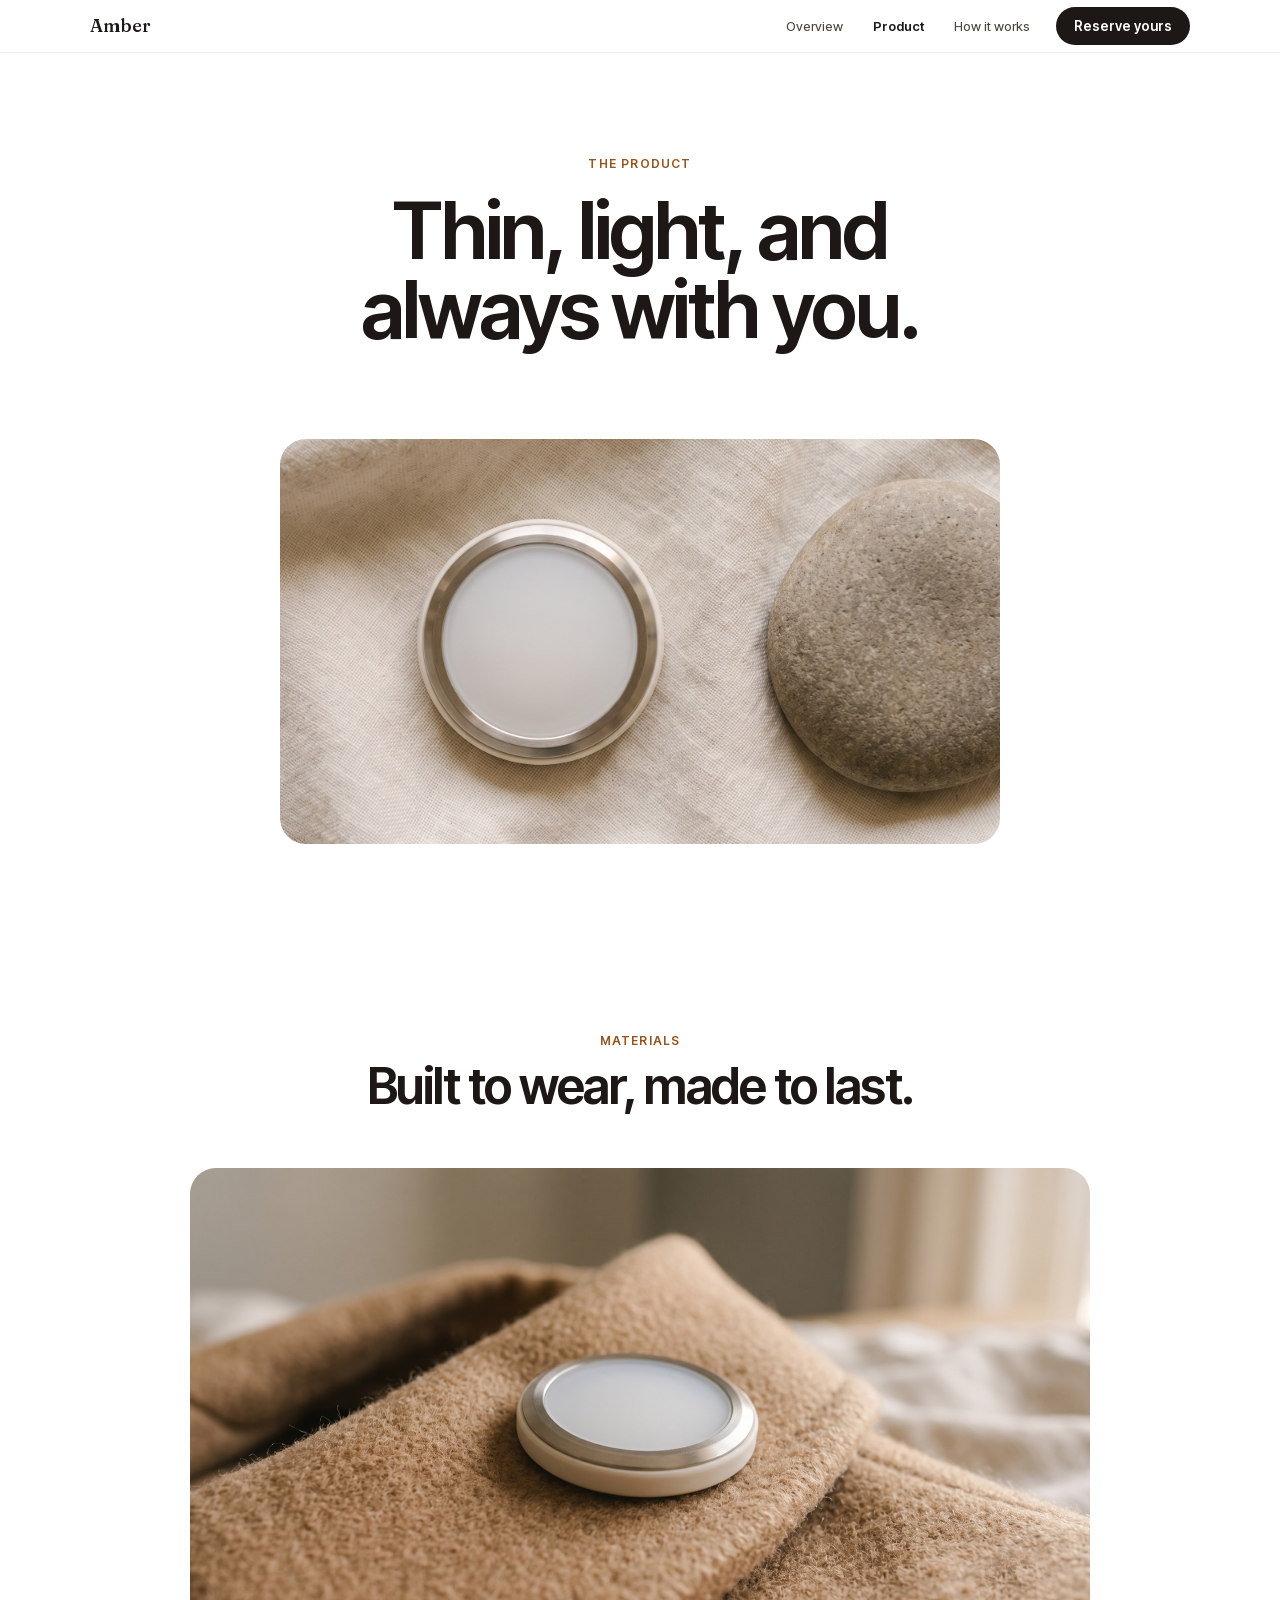
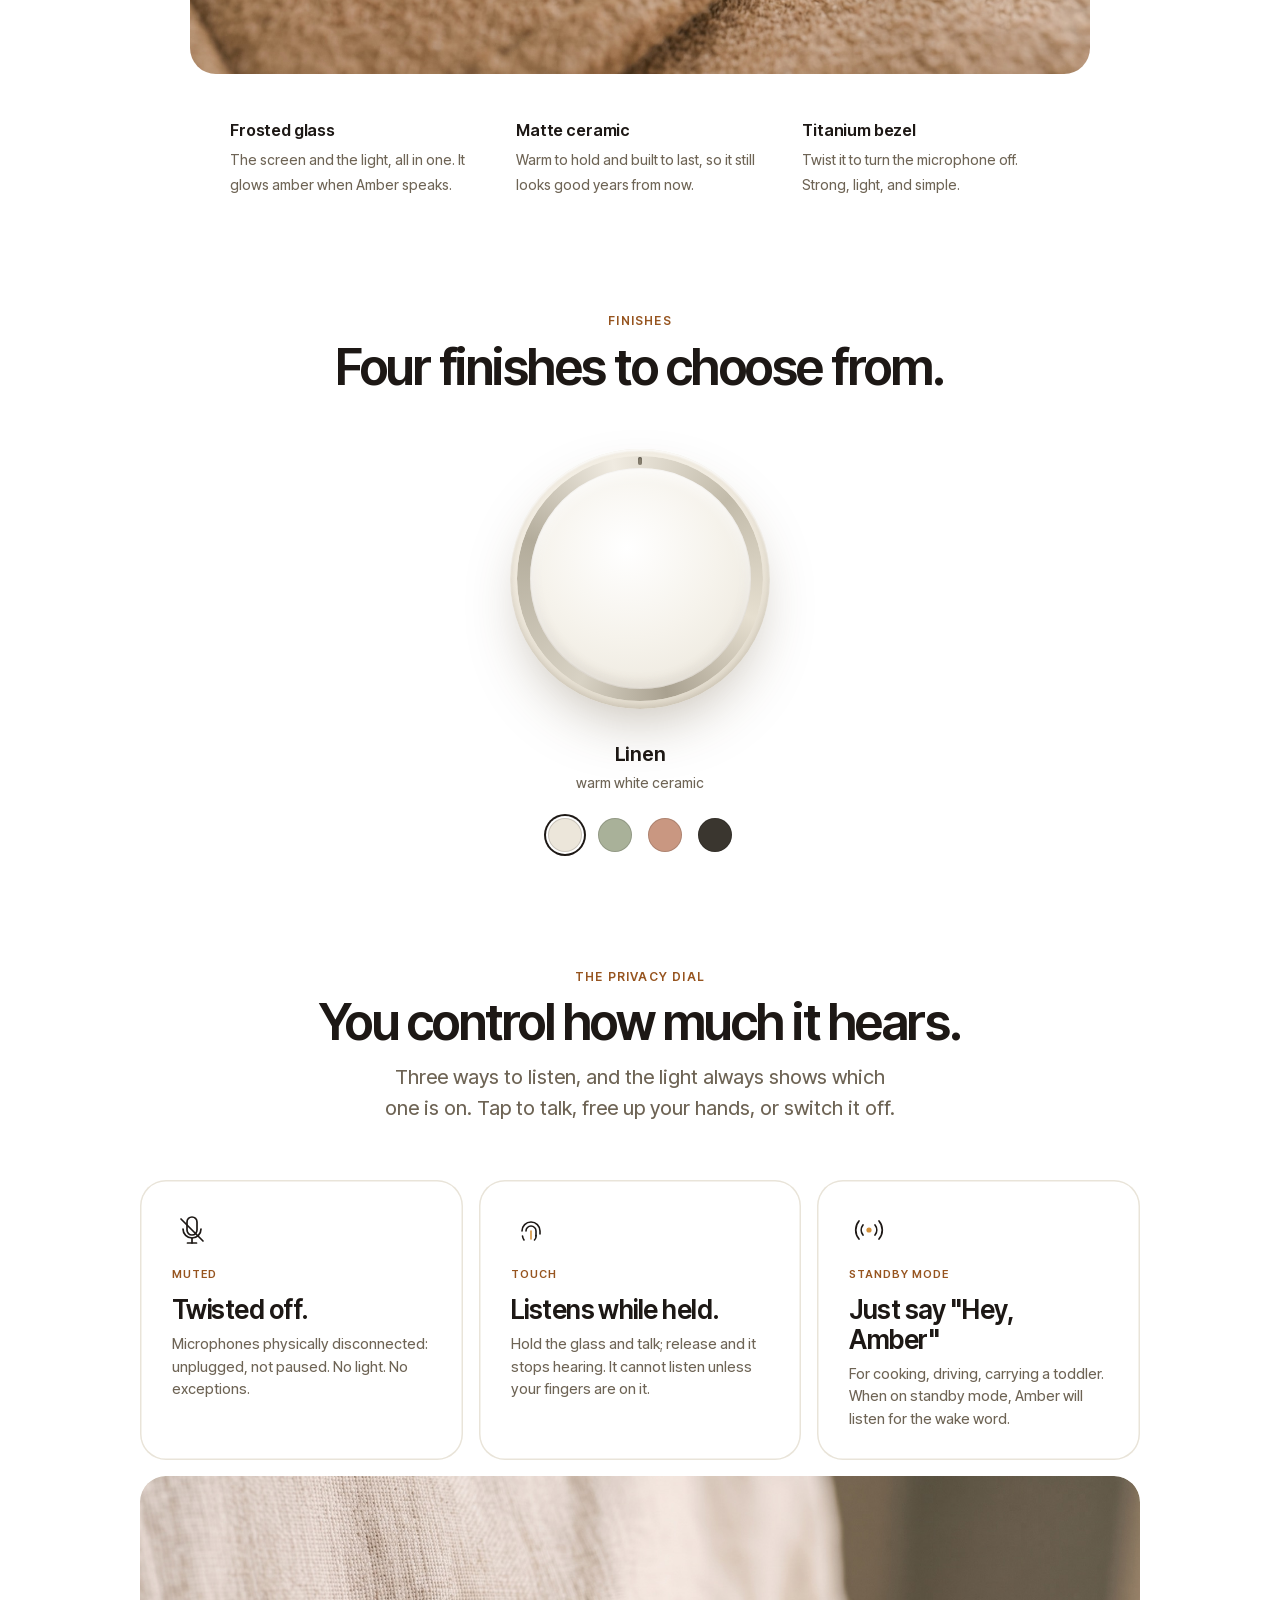
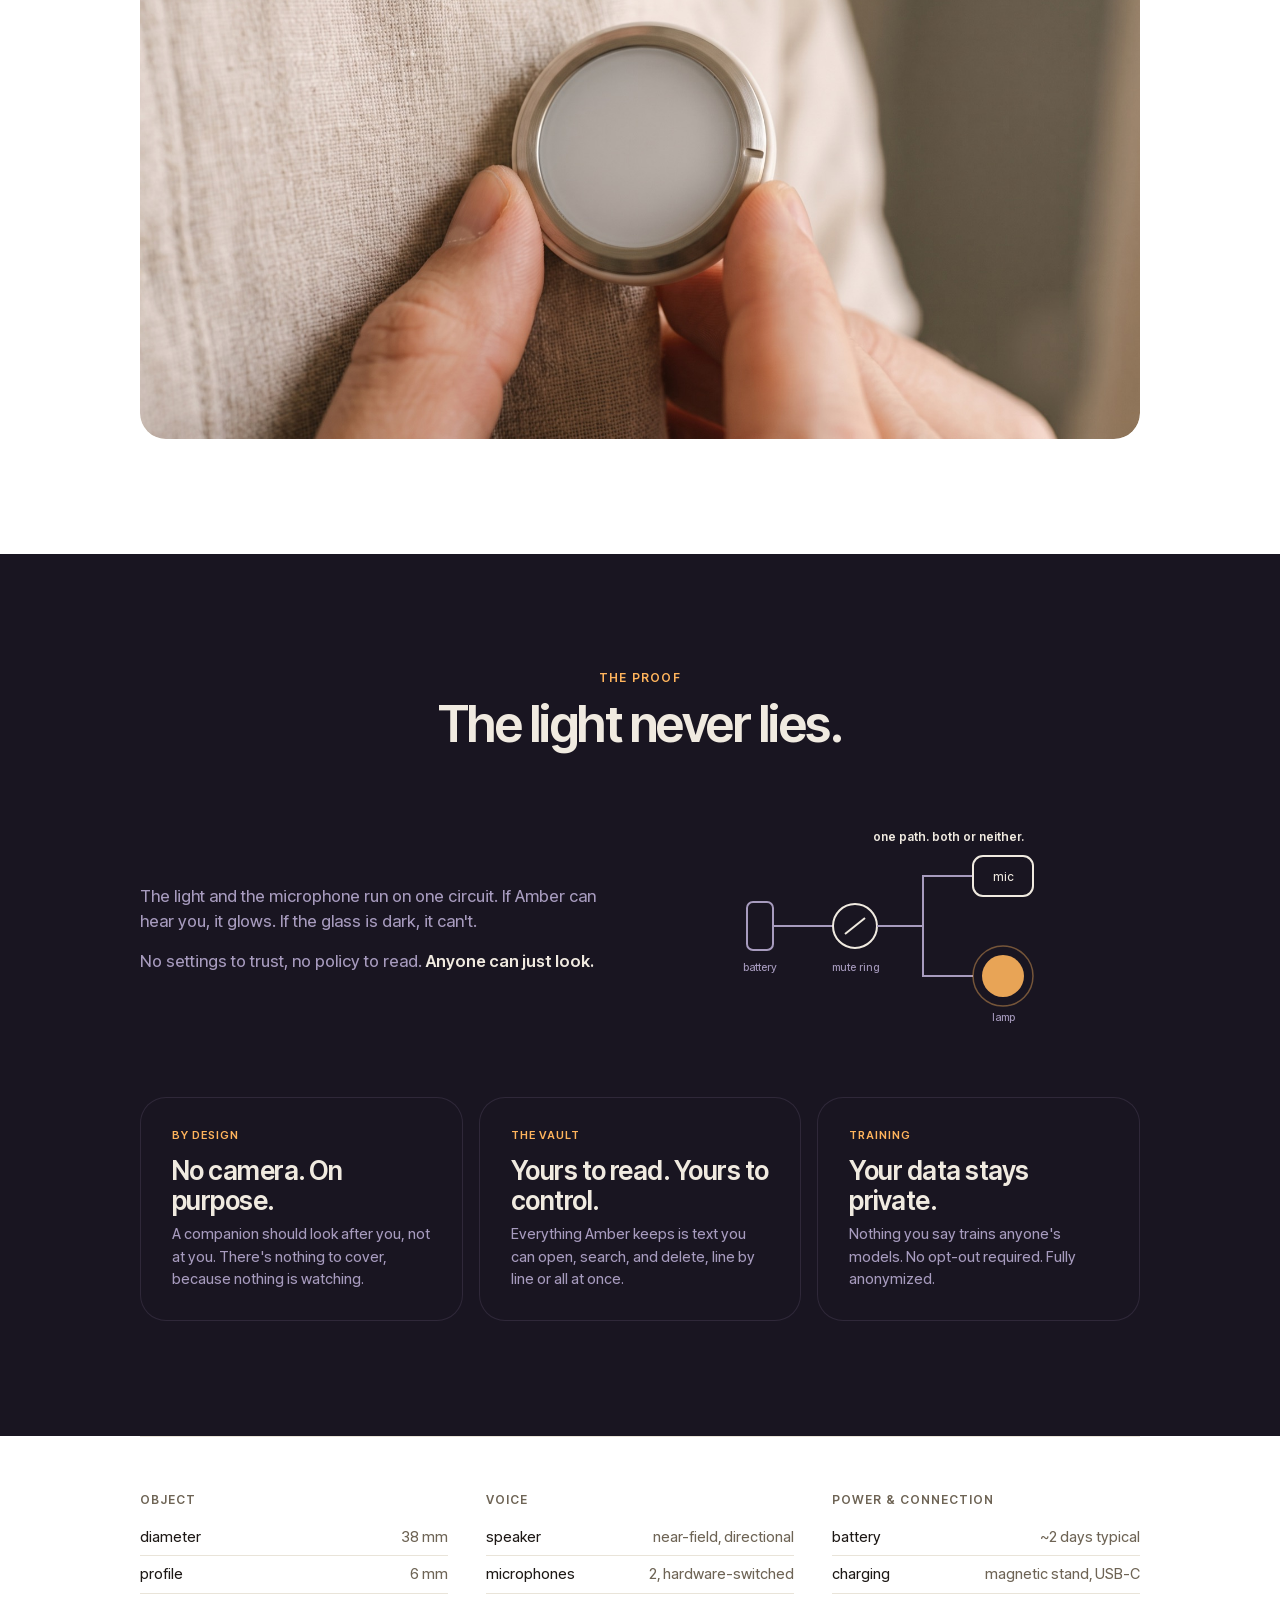
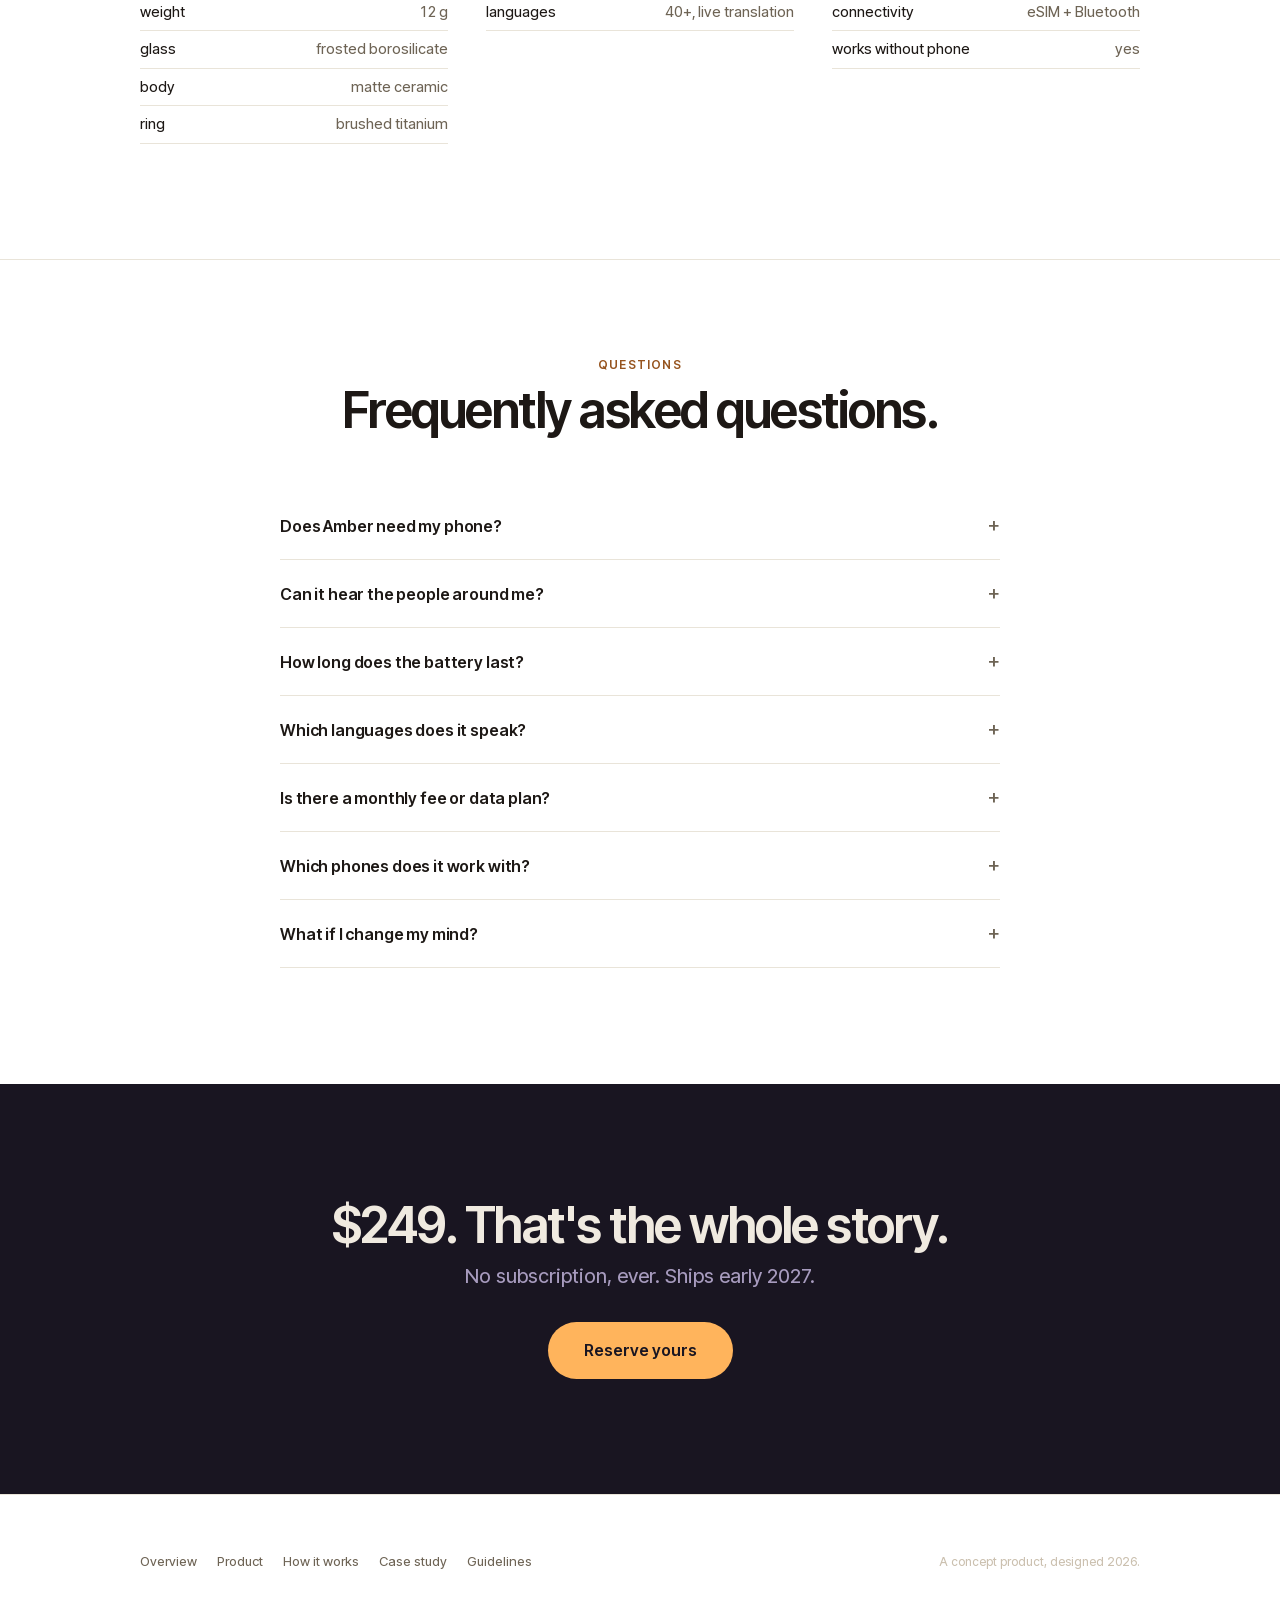
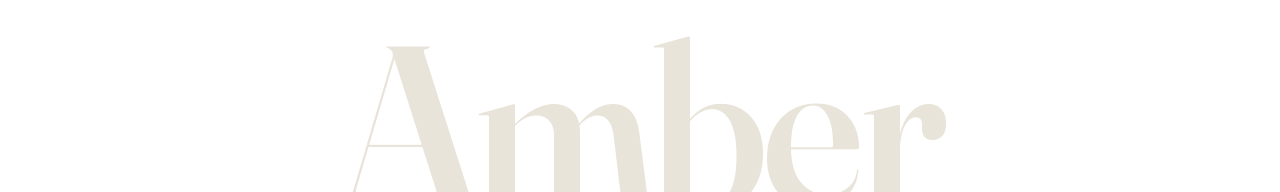
<file: site/product.html>
<!DOCTYPE html>
<html lang="en">
<head>
<meta charset="utf-8">
<meta name="viewport" content="width=device-width, initial-scale=1">
<title>Amber · thin, light, and always with you</title>
<meta name="description" content="A white stone in a warm ring. Frosted glass, matte ceramic, one ring of metal, and trust you can verify across a table.">
<meta property="og:type" content="website">
<meta property="og:title" content="Amber · thin, light, and always with you">
<meta property="og:description" content="A screenless pendant with one honest light. See how the privacy dial works.">
<meta property="og:image" content="https://amber-a1.vercel.app/img/hero.jpg">
<meta property="og:url" content="https://amber-a1.vercel.app/product.html">
<meta name="twitter:card" content="summary_large_image">
<link rel="stylesheet" href="css/amber.css">
<link rel="icon" href="data:image/svg+xml,%3Csvg%20xmlns='http://www.w3.org/2000/svg'%20viewBox='0%200%20100%20100'%3E%3Cdefs%3E%3CradialGradient%20id='b'%20cx='42%'%20cy='33%'%20r='70%'%3E%3Cstop%20offset='0%'%20stop-color='%23FCE3B4'/%3E%3Cstop%20offset='34%'%20stop-color='%23EAB05E'/%3E%3Cstop%20offset='68%'%20stop-color='%23D18E38'/%3E%3Cstop%20offset='100%'%20stop-color='%23A0641F'/%3E%3C/radialGradient%3E%3CradialGradient%20id='s'%20cx='50%'%20cy='50%'%20r='50%'%3E%3Cstop%20offset='0%'%20stop-color='%23FFFDF6'%20stop-opacity='.6'/%3E%3Cstop%20offset='70%'%20stop-color='%23FFFDF6'%20stop-opacity='0'/%3E%3C/radialGradient%3E%3C/defs%3E%3Ccircle%20cx='50'%20cy='50'%20r='50'%20fill='url(%23b)'/%3E%3Cellipse%20cx='41'%20cy='38'%20rx='13'%20ry='10'%20fill='url(%23s)'/%3E%3C/svg%3E">
</head>
<body>

<header class="nav">
  <div class="wrap-n">
    <a class="mark" href="index.html">Amber</a>
    <a class="tab" href="index.html">Overview</a>
    <a class="tab" href="product.html" aria-current="page">Product</a>
    <a class="tab" href="how-it-works.html">How it works</a>
    <a class="btn" href="#reserve" data-reserve>Reserve yours</a>
  </div>
</header>

<main>

<!-- HERO -->
<section class="tight" style="padding-top:clamp(56px,8vw,104px)">
  <div class="wrap centerline">
    <p class="eyebrow" style="color:var(--ember)">The product</p>
    <h1 style="max-width:16ch; margin:16px auto 20px; font-size:clamp(40px,6.5vw,80px)">Thin, light, and always with you.</h1>
    <p class="lead sweep rev" style="max-width:48ch; margin:0 auto 40px">38&thinsp;mm across, 6&thinsp;mm thin, lighter than a house key.</p>
    <div class="ph r169 rev" style="max-width:720px; margin:0 auto"><video src="img/product.mp4" poster="img/object.jpg" autoplay muted loop playsinline aria-label="The Amber pendant resting on linen beside a river stone, its glass warming with amber light"></video></div>
  </div>
</section>

<!-- MATERIALS -->
<section>
  <div class="wrap">
    <div class="shead rev">
      <p class="eyebrow">Materials</p>
      <h2 class="sweep">Built to wear, made to last.</h2>
    </div>
    <div class="ph r169 rev" style="max-width:900px; margin:0 auto"><img src="img/clip.jpg" alt="The pendant clipped to the collar of a camel wool coat"></div>
    <div class="matrow rev">
      <div><b>Frosted glass</b><span>The screen and the light, all in one. It glows amber when Amber speaks.</span></div>
      <div><b>Matte ceramic</b><span>Warm to hold and built to last, so it still looks good years from now.</span></div>
      <div><b>Titanium bezel</b><span>Twist it to turn the microphone off. Strong, light, and simple.</span></div>
    </div>
  </div>
</section>

<!-- FINISHES -->
<section style="padding-top:0">
  <div class="wrap">
    <div class="shead rev">
      <p class="eyebrow">Finishes</p>
      <h2 class="sweep">Four finishes to choose from.</h2>
    </div>
    <div class="finishpicker rev">
      <div class="pendant finishlit" id="finishPendant" style="--pw:min(260px,64vw); margin:0 auto">
        <span class="mutering"><span class="notch"></span></span>
        <div class="face"></div>
        <div class="light"><div class="fill"></div></div>
      </div>
      <div class="finishname"><b id="finName">Linen</b><span id="finDesc">warm white ceramic</span></div>
      <div class="swrow" role="group" aria-label="Choose a finish">
        <button class="sw-btn is-on" data-fin="" data-name="Linen" data-desc="warm white ceramic" style="--c:#ECE6DA" aria-label="Linen"></button>
        <button class="sw-btn" data-fin="sage" data-name="Sage" data-desc="quiet gray-green" style="--c:#A9B199" aria-label="Sage"></button>
        <button class="sw-btn" data-fin="clay" data-name="Clay" data-desc="soft terracotta" style="--c:#C99781" aria-label="Clay"></button>
        <button class="sw-btn" data-fin="graphite" data-name="Graphite" data-desc="deep warm charcoal" style="--c:#3A362F" aria-label="Graphite"></button>
      </div>
    </div>
  </div>
</section>

<!-- TRUST DIAL -->
<section style="padding-top:0" id="trustdial">
  <div class="wrap">
    <div class="shead rev">
      <p class="eyebrow">The privacy dial</p>
      <h2 class="sweep">You control how much it hears.</h2>
      <p class="lead sweep">Three ways to listen, and the light always shows which one is on. Tap to talk, free up your hands, or switch it off.</p>
    </div>
    <div class="bento">
      <div class="tile rev">
        <div class="ico"><svg width="40" height="40" viewBox="0 0 40 40" fill="none" stroke="#1D1815" stroke-width="1.7" stroke-linecap="round" stroke-linejoin="round" aria-hidden="true"><rect x="15" y="7" width="10" height="18" rx="5"/><path d="M11 19 a9 9 0 0 0 18 0"/><path d="M20 28 v5"/><path d="M15.5 33 h9"/><path d="M9 9 L31 31"/></svg></div>
        <div class="k">Muted</div>
        <h3>Twisted off.</h3>
        <p>Microphones physically disconnected: unplugged, not paused. No light. No exceptions.</p>
      </div>
      <div class="tile rev">
        <div class="ico"><svg width="40" height="40" viewBox="0 0 40 40" fill="none" stroke="#1D1815" stroke-width="1.6" stroke-linecap="round" stroke-linejoin="round" aria-hidden="true"><path d="M11 21 a9 9 0 0 1 18 0 v3"/><path d="M15 21 a5 5 0 0 1 10 0 v5"/><path d="M20 21 v8" stroke="#D3903A"/><path d="M11.5 26 a9 9 0 0 0 1.5 4"/><path d="M25 25.5 a5 5 0 0 1 -1.5 4.5"/></svg></div>
        <div class="k">Touch</div>
        <h3>Listens while held.</h3>
        <p>Hold the glass and talk; release and it stops hearing. It cannot listen unless your fingers are on it.</p>
      </div>
      <div class="tile rev">
        <div class="ico"><svg width="40" height="40" viewBox="0 0 40 40" fill="none" stroke="#1D1815" stroke-width="1.7" stroke-linecap="round" stroke-linejoin="round" aria-hidden="true"><circle cx="20" cy="20" r="2.6" fill="#D3903A" stroke="none"/><path d="M26 15 a8 8 0 0 1 0 10"/><path d="M30 11 a14 14 0 0 1 0 18"/><path d="M14 15 a8 8 0 0 0 0 10"/><path d="M10 11 a14 14 0 0 0 0 18"/></svg></div>
        <div class="k">Standby mode</div>
        <h3>Just say "Hey, Amber"</h3>
        <p>For cooking, driving, carrying a toddler. When on standby mode, Amber will listen for the wake word.</p>
      </div>
      <div class="tile full rev" style="padding:0"><div class="ph r169"><img src="img/mute.jpg" alt="Fingers twisting the mute ring, its notch visibly misaligned"></div></div>
    </div>
  </div>
</section>

<!-- THE LIGHT NEVER LIES -->
<section class="duskband" id="trust">
  <div class="wrap">
    <div class="shead rev">
      <p class="eyebrow">The proof</p>
      <h2 class="sweep">The light never lies.</h2>
    </div>
    <div class="split">
      <div class="txt rev">
        <p class="body sweep" style="font-size:16.5px; max-width:46ch">The light and the microphone run on one circuit. If Amber can hear you, it glows. If the glass is dark, it can't.</p>
        <p class="body sweep" style="font-size:16.5px; max-width:46ch; margin-top:14px">No settings to trust, no policy to read. <strong>Anyone can just look.</strong></p>
      </div>
      <div class="vis rev centerline">
        <svg viewBox="0 0 340 240" style="max-width:340px; width:100%" role="img" aria-label="Circuit diagram: one power path feeding both the microphone and the lamp">
          <path d="M40 120 H100" fill="none" stroke="#A79BBE" stroke-width="2"/>
          <rect x="14" y="96" width="26" height="48" rx="6" fill="none" stroke="#A79BBE" stroke-width="2"/>
          <text x="27" y="165" text-anchor="middle" font-family="Inter Tight,sans-serif" font-size="11" fill="#A79BBE">battery</text>
          <circle cx="122" cy="120" r="22" fill="none" stroke="#F0EAE0" stroke-width="2"/>
          <path d="M112 128 L132 112" stroke="#F0EAE0" stroke-width="2"/>
          <text x="122" y="165" text-anchor="middle" font-family="Inter Tight,sans-serif" font-size="11" fill="#A79BBE">mute ring</text>
          <path d="M144 120 H190" fill="none" stroke="#A79BBE" stroke-width="2"/>
          <path d="M190 120 V70 H240 M190 120 V170 H240" fill="none" stroke="#A79BBE" stroke-width="2"/>
          <rect x="240" y="50" width="60" height="40" rx="10" fill="none" stroke="#F0EAE0" stroke-width="2"/>
          <text x="270" y="75" text-anchor="middle" font-family="Inter Tight,sans-serif" font-size="12" fill="#F0EAE0">mic</text>
          <circle cx="270" cy="170" r="21" fill="#FFB45C" opacity=".9"/>
          <circle cx="270" cy="170" r="30" fill="none" stroke="#FFB45C" stroke-width="1.5" opacity=".4"/>
          <text x="270" y="215" text-anchor="middle" font-family="Inter Tight,sans-serif" font-size="11" fill="#A79BBE">lamp</text>
          <text x="215" y="35" text-anchor="middle" font-family="Inter Tight,sans-serif" font-size="12" fill="#F0EAE0" font-weight="600">one path. both or neither.</text>
        </svg>
      </div>
    </div>
    <div class="bento" style="margin-top:clamp(28px,4vw,44px)">
      <div class="tile dark rev" style="box-shadow:inset 0 0 0 1px #2F2839">
        <div class="k">By design</div>
        <h3>No camera. On purpose.</h3>
        <p>A companion should look after you, not at you. There's nothing to cover, because nothing is watching.</p>
      </div>
      <div class="tile dark rev" style="box-shadow:inset 0 0 0 1px #2F2839">
        <div class="k">The vault</div>
        <h3>Yours to read. Yours to control.</h3>
        <p>Everything Amber keeps is text you can open, search, and delete, line by line or all at once.</p>
      </div>
      <div class="tile dark rev" style="box-shadow:inset 0 0 0 1px #2F2839">
        <div class="k">Training</div>
        <h3>Your data stays private.</h3>
        <p>Nothing you say trains anyone's models. No opt-out required. Fully anonymized.</p>
      </div>
    </div>
  </div>
</section>

<!-- SPECS -->
<section style="padding-top:0">
  <div class="wrap">
    <hr class="hairline" style="margin-bottom:clamp(36px,5vw,56px)">
    <div class="specs rev">
      <div>
        <h3>Object</h3>
        <ul>
          <li><span>diameter</span><span>38 mm</span></li>
          <li><span>profile</span><span>6 mm</span></li>
          <li><span>weight</span><span>12 g</span></li>
          <li><span>glass</span><span>frosted borosilicate</span></li>
          <li><span>body</span><span>matte ceramic</span></li>
          <li><span>ring</span><span>brushed titanium</span></li>
        </ul>
      </div>
      <div>
        <h3>Voice</h3>
        <ul>
          <li><span>speaker</span><span>near-field, directional</span></li>
          <li><span>microphones</span><span>2, hardware-switched</span></li>
          <li><span>languages</span><span>40+, live translation</span></li>
        </ul>
      </div>
      <div>
        <h3>Power &amp; connection</h3>
        <ul>
          <li><span>battery</span><span>~2 days typical</span></li>
          <li><span>charging</span><span>magnetic stand, USB-C</span></li>
          <li><span>connectivity</span><span>eSIM + Bluetooth</span></li>
          <li><span>works without phone</span><span>yes</span></li>
        </ul>
      </div>
    </div>
  </div>
</section>

<!-- FAQ -->
<section style="padding-top:0">
  <hr class="hairline" style="margin:0 0 clamp(56px,8vw,96px)">
  <div class="wrap">
    <div class="shead rev">
      <p class="eyebrow">Questions</p>
      <h2 class="sweep">Frequently asked questions.</h2>
    </div>
    <div class="faq rev">
      <details>
        <summary>Does Amber need my phone?</summary>
        <p>No. Amber carries its own eSIM connection and works on its own. The app is where conversations continue as text and where your vault lives. Useful, not required.</p>
      </details>
      <details>
        <summary>Can it hear the people around me?</summary>
        <p>Amber hears what you ask it to. It doesn't record rooms, meetings, or other people. Capture is always something you do on purpose, and whenever the microphones are open, the glass glows where everyone can see it.</p>
      </details>
      <details>
        <summary>How long does the battery last?</summary>
        <p>About two days of normal use. It charges overnight on its magnetic stand, and a 20-minute rest covers a long day.</p>
      </details>
      <details>
        <summary>Which languages does it speak?</summary>
        <p>More than forty, including live translation. Ask in yours, and it can answer someone else in theirs.</p>
      </details>
      <details>
        <summary>Is there a monthly fee or data plan?</summary>
        <p>No. The $249 covers Amber's built-in cellular connection and every feature, for the life of the device. No subscription, no carrier plan to sign up for, no surprises later.</p>
      </details>
      <details>
        <summary>Which phones does it work with?</summary>
        <p>Both. The companion app runs on iPhone (iOS 16 and later) and Android (12 and later). Amber also works on its own, so you can leave the phone behind entirely.</p>
      </details>
      <details>
        <summary>What if I change my mind?</summary>
        <p>Your reservation is fully refundable any time before Amber ships. After it arrives, you have 30 days to return it for a full refund, and every Amber comes with a two-year warranty.</p>
      </details>
    </div>
  </div>
</section>

<!-- PRICE + RESERVE -->
<section class="duskband" id="reserve">
  <div class="wrap centerline rev">
    <h2 class="sweep" style="margin:0 auto 10px">$249. That's the whole story.</h2>
    <p class="lead sweep" style="max-width:42ch; margin:0 auto 30px">No subscription, ever. Ships early 2027.</p>
    <p><a class="btn big fire" href="#reserve" data-reserve>Reserve yours</a></p>
  </div>
</section>

</main>

<footer>
  <div class="wrap">
    <div class="frow">
      <nav>
        <a href="index.html">Overview</a>
        <a href="product.html">Product</a>
        <a href="how-it-works.html">How it works</a>
        <a href="case-study.html">Case study</a>
        <a href="guidelines.html">Guidelines</a>
      </nav>
      <p class="legal">A concept product, designed 2026.</p>
    </div>
  </div>
  <div class="fword" aria-hidden="true">Amber</div>
</footer>

<script src="js/amber.js"></script>
</body>
</html>
</file>
<file: site/css/amber.css>
/* Amber by A1 — site design system
   Grounds: White (day) / Dusk (one chapter per page).
   Rule: amber appears only where Amber acts. */

@font-face { font-family:'Inter Tight'; src:url(../fonts/intertight.woff2) format('woff2'); font-weight:100 900; font-style:normal; font-display:swap; }
@font-face { font-family:'Fraunces'; src:url(../fonts/fraunces.woff2) format('woff2'); font-weight:560; font-style:normal; font-display:swap; }

:root{
  --white:#FFFFFF; --tile:#F5F1E8; --ink:#1D1815; --umber:#6E6455; --ember:#96541F;
  --hair:#E9E4D9; --stone:#CBC0AF;
  --dusk:#191521; --plum:#221D2C; --moon:#F0EAE0; --haze:#A79BBE; --fire:#FFB45C;
  --amb-hi:#F0D19B; --amb-mid:#DFA84F; --amb-deep:#B47328;
  --rad:26px;
}

*{ margin:0; padding:0; box-sizing:border-box; }
html{ scroll-behavior:smooth; }
@media (prefers-reduced-motion: reduce){ html{ scroll-behavior:auto; } }
body{ background:var(--white); color:var(--ink); font-family:'Inter Tight',system-ui,sans-serif;
  font-weight:450; line-height:1.55; -webkit-font-smoothing:antialiased; font-size:16px; overflow-x:clip; }
::selection{ background:#F3DCB4; }
a{ color:inherit; }
img{ max-width:100%; display:block; }
:focus-visible{ outline:2px solid var(--ember); outline-offset:2px; border-radius:4px; }

.wrap{ max-width:1080px; margin:0 auto; padding-inline:clamp(20px,4vw,40px); }
.wrap-n{ max-width:1180px; margin:0 auto; padding-inline:clamp(20px,4vw,40px); }

/* ---------- nav ---------- */
.nav{ position:sticky; top:0; z-index:50; transition:transform .35s cubic-bezier(.2,.6,.2,1); background:rgba(255,255,255,.72);
  backdrop-filter:blur(16px) saturate(1.6); -webkit-backdrop-filter:blur(16px) saturate(1.6);
  border-bottom:1px solid rgba(0,0,0,.06); }
.nav .wrap-n{ display:flex; align-items:center; gap:6px; height:52px; }
.nav .mark{ display:flex; align-items:center; gap:9px; font-family:'Fraunces',serif; font-weight:560;
  font-size:18px; margin-right:auto; text-decoration:none; }
.orbdot{ width:19px; height:19px; flex:none; background:url("data:image/svg+xml,%3Csvg%20xmlns='http://www.w3.org/2000/svg'%20viewBox='0%200%20100%20100'%3E%3Cdefs%3E%3CradialGradient%20id='b'%20cx='42%'%20cy='33%'%20r='70%'%3E%3Cstop%20offset='0%'%20stop-color='%23FCE3B4'/%3E%3Cstop%20offset='34%'%20stop-color='%23EAB05E'/%3E%3Cstop%20offset='68%'%20stop-color='%23D18E38'/%3E%3Cstop%20offset='100%'%20stop-color='%23A0641F'/%3E%3C/radialGradient%3E%3CradialGradient%20id='s'%20cx='50%'%20cy='50%'%20r='50%'%3E%3Cstop%20offset='0%'%20stop-color='%23FFFDF6'%20stop-opacity='.6'/%3E%3Cstop%20offset='70%'%20stop-color='%23FFFDF6'%20stop-opacity='0'/%3E%3C/radialGradient%3E%3C/defs%3E%3Ccircle%20cx='50'%20cy='50'%20r='50'%20fill='url(%23b)'/%3E%3Cellipse%20cx='41'%20cy='38'%20rx='13'%20ry='10'%20fill='url(%23s)'/%3E%3C/svg%3E") center/contain no-repeat; }
.nav a.tab{ font-size:13px; color:#4D453B; text-decoration:none; padding:6px 12px; border-radius:99px; }
.nav a.tab:hover{ background:rgba(0,0,0,.05); color:var(--ink); }
.nav a.tab[aria-current="page"]{ color:var(--ink); font-weight:600; }
.btn{ display:inline-block; font-size:13.5px; font-weight:600; text-decoration:none; border-radius:99px;
  padding:9px 18px; background:var(--ink); color:var(--white); border:none; cursor:pointer;
  transition:transform .3s cubic-bezier(.2,.6,.2,1); font-family:inherit; }
.btn:hover{ transform:scale(1.04); }
.btn.big{ font-size:15px; padding:13px 26px; }
.btn.ghost{ background:transparent; color:var(--ink); box-shadow:inset 0 0 0 1.5px var(--hair); }
.btn.fire{ background:var(--fire); color:var(--dusk); animation:ctaGlow 3.8s ease-in-out infinite; }
.btn.big.fire{ font-size:16px; padding:16px 36px; font-weight:600; }
@keyframes ctaGlow{ 0%,100%{ box-shadow:0 6px 22px -8px rgba(255,180,92,.3); } 50%{ box-shadow:0 8px 34px -4px rgba(255,180,92,.48); } }
.btn.fire:hover{ transform:scale(1.06); }
@media (prefers-reduced-motion: reduce){ .btn.fire{ animation:none; box-shadow:0 6px 26px -6px rgba(255,180,92,.34); } }
.nav .btn{ margin-left:8px; }
.nav.hide{ transform:translateY(-100%); }
@media (prefers-reduced-motion: reduce){ .nav{ transition:none; } }
@media (max-width:700px){ .nav a.tab{ padding:6px 7px; font-size:12px; white-space:nowrap; } }
@media (max-width:600px){ .nav .btn{ display:none; } .nav .wrap-n{ gap:2px; } }

/* ---------- type ---------- */
.eyebrow{ font-size:12px; letter-spacing:.1em; text-transform:uppercase; color:var(--umber); font-weight:600; }
h1{ font-size:clamp(46px,8vw,96px); font-weight:620; letter-spacing:-.035em; line-height:.99; text-wrap:balance; }
h2{ font-size:clamp(30px,4.8vw,50px); font-weight:620; letter-spacing:-.03em; line-height:1.04; text-wrap:balance; }
h3{ font-size:clamp(20px,2.4vw,26px); font-weight:620; letter-spacing:-.02em; line-height:1.15; }
.lead{ font-size:clamp(16.5px,1.9vw,20px); color:var(--umber); text-wrap:balance; }
.body{ font-size:15.5px; color:var(--umber); max-width:52ch; }
.body strong, .lead strong{ color:var(--ink); font-weight:600; }

/* ---------- sections ---------- */
section{ padding-block:clamp(64px,9vw,120px); }
section.tight{ padding-block:clamp(40px,6vw,72px); }
.shead{ text-align:center; margin-bottom:clamp(32px,5vw,56px); }
.shead .eyebrow{ color:var(--ember); }
.shead h2{ margin:10px 0 14px; }
.shead .lead{ max-width:56ch; margin:0 auto; }

/* reveal */
.rev{ opacity:0; transform:translateY(20px); transition:opacity .7s cubic-bezier(.2,.6,.2,1), transform .7s cubic-bezier(.2,.6,.2,1); }
.rev.in{ opacity:1; transform:none; }
/* sweep reveal: text wipes in left to right once its .rev block is in view */
.sweep{ clip-path:inset(-0.2em 100% -0.25em 0); transition:clip-path 1.1s cubic-bezier(.25,.6,.2,1) .25s; }
.rev.in .sweep, .sweep.rev.in{ clip-path:inset(-0.2em 0 -0.25em 0); }
.sweep ~ .sweep{ transition-delay:.6s; } /* later sweeps in the same block follow the first */
@media (prefers-reduced-motion: reduce){ .sweep{ clip-path:none !important; transition:none !important; } }
@media (prefers-reduced-motion: reduce){ .rev{ opacity:1 !important; transform:none !important; transition:none !important; } }
/* staggered reveals within a row */
.bento > .rev:nth-child(2), .trio3 > .rev:nth-child(2), .appgrid > .rev:nth-child(2){ transition-delay:.09s; }
.bento > .rev:nth-child(3), .trio3 > .rev:nth-child(3), .appgrid > .rev:nth-child(3){ transition-delay:.18s; }
.bento > .rev:nth-child(4){ transition-delay:.27s; }

/* ---------- bento ---------- */
.bento{ display:grid; grid-template-columns:repeat(6,1fr); gap:16px; }
.tile{ background:transparent; box-shadow:inset 0 0 0 1.5px var(--hair); border-radius:var(--rad); padding:30px 32px; grid-column:span 2; position:relative; overflow:hidden; }
.tile.half{ grid-column:span 3; }
.tile.full{ grid-column:span 6; }
.tile.white{ background:var(--white); box-shadow:inset 0 0 0 1px var(--hair); }
.tile.dark{ background:var(--dusk); color:var(--moon); }
@media (max-width:820px){
  .bento{ display:flex; overflow-x:auto; touch-action:pan-x; overscroll-behavior-x:contain; gap:12px; padding-bottom:12px;
    scroll-snap-type:x mandatory; -webkit-overflow-scrolling:touch; scrollbar-width:none; }
  .bento::-webkit-scrollbar{ display:none; }
  .bento > .rev{ transform:none; } /* fade only; a rising card reads as vertical motion in a horizontal carousel */
  .tile{ flex:0 0 min(72vw,320px); scroll-snap-align:center; padding:24px 22px; }
  .tile.full{ flex-basis:min(86vw,480px); }
}
.tile .k{ font-size:11px; letter-spacing:.09em; text-transform:uppercase; font-weight:600; color:var(--ember); margin-bottom:12px; }
.tile.dark .k{ color:var(--fire); }
.tile h3{ margin-bottom:8px; }
.tile p{ font-size:14.5px; color:var(--umber); }
.tile.dark p{ color:var(--haze); }

/* ---------- photo slots ---------- */
.ph{ border-radius:var(--rad); overflow:hidden; background:linear-gradient(160deg,#F5F1E8,#EDE6D6); position:relative; }
.ph img, .ph video{ width:100%; height:100%; object-fit:cover; }
.ph.empty::after{ content:""; position:absolute; inset:0; margin:auto; width:46px; height:46px; border-radius:50%;
  background:radial-gradient(circle at 42% 34%, var(--amb-hi), #CE8B33 58%, var(--amb-deep)); opacity:.5; }
.ph.r45{ aspect-ratio:4/5; } .ph.r11{ aspect-ratio:1/1; } .ph.r169{ aspect-ratio:16/9; }

/* ---------- split chapter ---------- */
.split{ display:grid; grid-template-columns:1fr 1fr; gap:clamp(24px,4vw,56px); align-items:center; }
@media (max-width:820px){ .split{ grid-template-columns:1fr; } }
.split .txt .eyebrow{ color:var(--ember); }
.split .txt h2{ margin:10px 0 14px; font-size:clamp(28px,3.8vw,42px); }
.split.flip .txt{ order:2; } .split.flip .vis{ order:1; }
@media (max-width:820px){ .split.flip .txt{ order:1; } .split.flip .vis{ order:2; } }

/* ---------- dusk band ---------- */
.duskband{ background:var(--dusk); color:var(--moon); }
.duskband .shead h2, .duskband h2{ color:var(--moon); }
.duskband .lead, .duskband .body{ color:var(--haze); }
.duskband .lead strong, .duskband .body strong{ color:var(--moon); }
.duskband .eyebrow, .duskband .shead .eyebrow{ color:var(--fire); }

/* ---------- pendant (CSS device) ---------- */
.pendant{ width:var(--pw,240px); aspect-ratio:1; border-radius:50%; position:relative;
  background:radial-gradient(circle at 44% 34%, #FAF7F0 0%, #EFE9DD 55%, #D9D2C2 100%);
  box-shadow:0 26px 60px -18px rgba(80,60,30,.35), inset 0 2px 2px rgba(255,255,255,.8), inset 0 -3px 7px rgba(110,96,74,.22); }
.duskband .pendant, .dark .pendant{ box-shadow:0 26px 60px -18px rgba(0,0,0,.65), inset 0 2px 2px rgba(255,255,255,.8), inset 0 -3px 7px rgba(110,96,74,.22); }
.pendant .mutering{ position:absolute; inset:2.8%; border-radius:50%;
  background:conic-gradient(from 210deg, #D8D2C4, #B3AC9B 22%, #F0EBE1 38%, #C2BBAA 55%, #E6DFD0 72%, #A9A190 88%, #D8D2C4);
  -webkit-mask:radial-gradient(closest-side, transparent 85.5%, #000 88.5%); mask:radial-gradient(closest-side, transparent 85.5%, #000 88.5%);
  transition:transform .8s cubic-bezier(.2,.6,.2,1); }
.pendant .notch{ position:absolute; top:1px; left:50%; transform:translateX(-50%); width:4px; height:8px;
  border-radius:2.5px; background:#877F6F; box-shadow:inset 0 1px 1.5px rgba(0,0,0,.35); }
.pendant.muted .mutering{ transform:rotate(-38deg); }
.pendant .face{ position:absolute; inset:7.5%; border-radius:50%;
  background:radial-gradient(circle at 44% 36%, #FFFFFF 0%, #F6F3EC 48%, #E9E4D8 100%);
  box-shadow:inset 0 5px 14px rgba(255,255,255,.9), inset 0 -5px 12px rgba(120,108,88,.18), inset 0 0 0 1px rgba(120,108,88,.12);
  transition:filter .5s ease-out; }
.pendant.muted .face{ filter:brightness(.94) saturate(.9); }
.pendant .light{ position:absolute; inset:7.5%; border-radius:50%; overflow:hidden; }
.pendant .fill{ position:absolute; inset:0; border-radius:50%;
  background:radial-gradient(circle at 45% 38%, #FFE3AE 0%, #EFAF52 45%, #D3903A 100%);
  opacity:0; transition:opacity .5s ease-out; }
.pendant .arc{ position:absolute; inset:2.5%; border-radius:50%; opacity:0; transition:opacity .4s ease-out;
  background:conic-gradient(from 0deg, rgba(211,144,58,0) 0% 62%, rgba(211,144,58,.3) 72%, #E9A94E 84%, #FFD98F 90%, rgba(211,144,58,0) 97%);
  -webkit-mask:radial-gradient(closest-side, transparent 85%, #000 88%); mask:radial-gradient(closest-side, transparent 85%, #000 88%); }
.pendant .ringp{ position:absolute; inset:2.5%; border-radius:50%; opacity:0; transition:opacity .4s ease-out;
  background:conic-gradient(#E9A94E, #FFD98F, #D3903A, #FFD98F, #E9A94E);
  -webkit-mask:radial-gradient(closest-side, transparent 85%, #000 88%); mask:radial-gradient(closest-side, transparent 85%, #000 88%); }
.pendant[data-state="listening"] .fill{ opacity:1; animation:breathe 4s ease-in-out infinite; }
.pendant[data-state="open"] .fill{ opacity:.3; }
.pendant[data-state="thinking"] .arc{ opacity:1; animation:spin 1.7s linear infinite; }
.pendant[data-state="speaking"] .ringp{ opacity:1; animation:speak 1.3s ease-in-out infinite; }
@keyframes breathe{ 0%,100%{ filter:brightness(1);} 50%{ filter:brightness(1.14);} }
@keyframes spin{ to{ transform:rotate(360deg);} }
@keyframes speak{ 0%,100%{ opacity:.5;} 30%{ opacity:1;} 55%{ opacity:.65;} 78%{ opacity:.95;} }
@media (prefers-reduced-motion: reduce){ .pendant .fill,.pendant .arc,.pendant .ringp{ animation:none !important; } }

/* cord for worn look */
.cord{ position:relative; display:inline-block; }
.cord::before, .cord::after{ content:""; position:absolute; top:-40%; width:7%; height:46%;
  background:linear-gradient(#C9BFAC,#B8AE9A); border-radius:8px; }
.cord::before{ left:34%; transform:rotate(14deg); }
.cord::after{ right:34%; transform:rotate(-14deg); }

/* ---------- state demo ---------- */
.statebar{ display:inline-flex; margin:0 auto; background:var(--plum); border-radius:14px; padding:4px; gap:2px; max-width:100%; overflow-x:auto; }
.statebar button{ font:inherit; font-size:13px; font-weight:600; color:var(--haze); background:transparent;
  border:none; border-radius:10px; padding:9px 16px; cursor:pointer; transition:all .3s ease-out; white-space:nowrap; }
.statebar button:hover{ color:var(--moon); }
.statebar button[aria-pressed="true"]{ background:var(--dusk); color:var(--fire); box-shadow:inset 0 0 0 1px #352E42; }
@media (max-width:700px){ .statebar{ border-radius:12px; } .statebar button{ padding:8px 11px; font-size:12px; } }
.statecap{ color:var(--umber); font-size:15px; max-width:52ch; margin:20px auto 0; min-height:3.2em; text-wrap:balance; text-align:center; }
.statecap strong{ color:var(--ink); font-weight:600; }
.duskband .statecap{ color:var(--haze); }
.duskband .statecap strong{ color:var(--moon); }

/* ---------- specs (TE-style) ---------- */
.specs{ display:grid; grid-template-columns:repeat(auto-fit,minmax(220px,1fr)); gap:clamp(24px,3vw,44px); }
.specs h3{ font-size:12px; letter-spacing:.08em; text-transform:uppercase; color:var(--umber); font-weight:600; margin-bottom:12px; }
.specs ul{ list-style:none; }
.specs li{ font-size:14.5px; padding:7px 0; border-bottom:1px solid var(--hair); display:flex; justify-content:space-between; gap:14px; }
.specs li span:last-child{ color:var(--umber); text-align:right; font-variant-numeric:tabular-nums; }

/* ---------- footer: quiet big-type ending ---------- */
footer{ border-top:1px solid var(--hair); padding:56px 0 0; overflow:hidden; }
footer .frow{ display:flex; flex-wrap:wrap; gap:16px 28px; align-items:baseline; justify-content:space-between; }
footer nav{ display:flex; gap:20px; flex-wrap:wrap; }
footer nav a{ font-size:13px; color:var(--umber); text-decoration:none; }
footer nav a:hover{ color:var(--ink); }
footer .legal{ font-size:12px; color:var(--stone); }
@media (max-width:700px){
  footer .frow{ gap:18px; }
  footer nav{ flex-wrap:nowrap; overflow-x:auto; white-space:nowrap; width:100%;
    touch-action:pan-x; scrollbar-width:none; -webkit-overflow-scrolling:touch; }
  footer nav::-webkit-scrollbar{ display:none; }
}
/* the wordmark sets below the page edge like a sun below the horizon */
.fword{ font-family:'Fraunces',serif; font-weight:560; font-size:clamp(110px,19vw,230px); line-height:.78;
  letter-spacing:-.02em; color:var(--hair); text-align:center; user-select:none;
  margin-top:clamp(36px,5vw,64px); margin-bottom:-0.1em; }

/* ---------- misc ---------- */
.centerline{ text-align:center; }
.statline{ display:grid; grid-template-columns:repeat(3,1fr); gap:16px; text-align:center; }
@media (max-width:700px){ .statline{ gap:10px; } .statline > div{ padding:18px 8px 16px; } .statline div span{ font-size:11.5px; } }
.statline > div{ padding:28px 20px 26px; box-shadow:inset 0 0 0 1.5px var(--hair); border-radius:var(--rad); }
.statline div b{ display:block; font-size:clamp(26px,3.4vw,38px); font-weight:620; letter-spacing:-.025em; font-variant-numeric:tabular-nums; }
.statline div span{ font-size:13px; color:var(--umber); }
.statline .ico{ line-height:0; margin-bottom:-6px; }
.statline .ico svg{ display:block; margin:0 auto; }
.duskband .statline div span{ color:var(--haze); }
.hairline{ border:none; border-top:1px solid var(--hair); }

/* ---------- finishes ---------- */
.pendant.graphite{ background:radial-gradient(circle at 44% 34%, #4E4942 0%, #3A362F 55%, #292520 100%);
  box-shadow:0 26px 60px -18px rgba(30,22,10,.5), inset 0 2px 2px rgba(255,255,255,.18), inset 0 -3px 7px rgba(0,0,0,.4); }
.pendant.graphite .mutering{ background:conic-gradient(from 210deg, #6E675C, #4E483F 22%, #857D6F 38%, #57503F 55%, #7A7264 72%, #453F35 88%, #6E675C); }
.pendant.graphite .notch{ background:#2E2A24; }
.finrow{ display:flex; gap:clamp(28px,6vw,72px); justify-content:center; align-items:flex-end; flex-wrap:wrap; }
.finrow figure{ text-align:center; }
.finrow figcaption{ margin-top:18px; font-size:14px; font-weight:600; }
.finrow figcaption span{ display:block; font-weight:450; font-size:12.5px; color:var(--umber); }

/* ---------- assurance line ---------- */
.assure{ font-size:11.5px; letter-spacing:.06em; margin-top:18px; color:var(--umber); }
.duskband .assure{ color:var(--haze); }

/* ---------- FAQ ---------- */
.faq{ max-width:720px; margin:0 auto; }
.faq details{ border-bottom:1px solid var(--hair); }
.faq summary{ cursor:pointer; list-style:none; display:flex; justify-content:space-between; align-items:center; gap:16px;
  padding:18px 16px; margin:0 -16px; border-radius:14px; font-size:16px; font-weight:600; letter-spacing:-.01em;
  transition:background .25s ease-out; }
.faq details:not([open]) summary:hover{ background:var(--dusk); color:var(--moon); }
.faq summary::-webkit-details-marker{ display:none; }
.faq summary::after{ content:"+"; font-size:20px; font-weight:450; color:var(--umber); transition:transform .3s ease-out, color .2s ease-out; flex:none; }
.faq details:not([open]) summary:hover::after{ color:var(--fire); }
.faq details[open] summary::after{ transform:rotate(45deg); }
.faq details p{ padding:0 2px 18px; font-size:14.5px; color:var(--umber); max-width:60ch; }

.pendant.sage{ background:radial-gradient(circle at 44% 34%, #C3CAB6 0%, #A9B199 55%, #8C9480 100%);
  box-shadow:0 26px 60px -18px rgba(60,70,50,.4), inset 0 2px 2px rgba(255,255,255,.55), inset 0 -3px 7px rgba(70,80,60,.28); }
.pendant.clay{ background:radial-gradient(circle at 44% 34%, #DEB4A0 0%, #C99781 55%, #AC7A63 100%);
  box-shadow:0 26px 60px -18px rgba(120,70,45,.4), inset 0 2px 2px rgba(255,255,255,.5), inset 0 -3px 7px rgba(120,70,45,.3); }

/* ---------- app mockup ---------- */
.phone{ width:min(310px,78vw); aspect-ratio:375/790; border-radius:46px; background:var(--white); margin:0 auto;
  box-shadow:0 0 0 3px #2A251F, 0 0 0 5px #4A443C, 0 30px 70px -24px rgba(60,45,20,.45);
  overflow:hidden; display:flex; flex-direction:column; position:relative; }
.phone .island{ position:absolute; top:10px; left:50%; transform:translateX(-50%); width:84px; height:22px; border-radius:99px; background:#1D1815; }
.app{ display:flex; flex-direction:column; height:100%; padding:52px 18px 0; font-size:12.5px; }
.app .ahead{ display:flex; align-items:baseline; justify-content:space-between; margin-bottom:14px; }
.app .ahead b{ font-size:22px; font-weight:620; letter-spacing:-.02em; }
.app .ahead span{ font-size:11px; color:var(--umber); font-weight:600; }
.acard{ background:var(--tile); border-radius:16px; padding:13px 14px; margin-bottom:10px; }
.acard .alabel{ display:flex; justify-content:space-between; align-items:center; font-size:10px; letter-spacing:.08em; text-transform:uppercase; font-weight:600; color:var(--ember); margin-bottom:7px; }
.acard .play{ width:20px; height:20px; border-radius:50%; background:radial-gradient(circle at 40% 32%, var(--amb-hi), #D3903A 60%, var(--amb-deep)); position:relative; flex:none; }
.acard .play::after{ content:""; position:absolute; left:7.5px; top:5.5px; border-style:solid; border-width:4.5px 0 4.5px 7px; border-color:transparent transparent transparent #FFF; }
.acard ul{ list-style:none; margin:0; padding:0; }
.acard li{ padding:3px 0; color:#4D453B; line-height:1.45; }
.acard li b{ font-weight:600; color:var(--ink); }
.chat{ display:flex; flex-direction:column; max-width:400px; margin-top:18px; }
.chatover{ position:absolute; left:-26px; right:-26px; bottom:22px; display:flex; flex-direction:column; gap:11px; pointer-events:none; z-index:2; }
.chatover .bub{ font-size:15.5px; padding:11px 16px; border-radius:16px; max-width:72%; width:fit-content;
  box-shadow:0 12px 34px -10px rgba(20,14,4,.5); margin-bottom:0;
  opacity:0; transform:translateY(14px) scale(.97); transition:opacity .5s ease-out, transform .5s cubic-bezier(.2,.7,.2,1); }
.chatover .bub.me{ margin-left:auto; border-bottom-right-radius:6px; }
.chatover .bub.am{ border-bottom-left-radius:6px; }
.chatover .bub{ transition-delay:.45s; }
.chatover .bub:nth-child(2){ transition-delay:1.05s; }
.in .chatover .bub, .chatover.in .bub{ opacity:1; transform:none; }
@media (max-width:640px){ .chatover{ left:-8px; right:-8px; bottom:14px; }
  .chatover .bub{ font-size:14px; padding:10px 14px; } }
@media (prefers-reduced-motion: reduce){ .chatover .bub{ opacity:1 !important; transform:none !important; transition:none !important; } }
.ph.hasover::after{ content:""; position:absolute; inset:0; z-index:1; background:linear-gradient(to top, rgba(18,12,4,.48), rgba(18,12,4,.05) 52%); pointer-events:none; border-radius:var(--rad); }
.ph.hasover{ overflow:visible; }
.ph.hasover img, .ph.hasover video{ border-radius:var(--rad); }

/* ---------- animated hero conversation ---------- */
.herochat{ position:absolute; left:18px; right:18px; bottom:18px; display:flex; flex-direction:column; gap:10px; z-index:2; pointer-events:none; }
.herochat .bub{ font-size:14.5px; max-width:74%; width:fit-content; box-shadow:0 10px 30px -8px rgba(20,14,4,.6); margin-bottom:0;
  opacity:0; transform:translateY(16px) scale(.96); transition:opacity .5s ease-out, transform .5s cubic-bezier(.2,.7,.2,1); }

/* hero video stage: card pins and scales to full screen while scrolling */
.herostage{ height:200vh; }
.herostick{ position:sticky; top:0; height:100svh; display:grid; place-items:start center; overflow:clip; }
.herobox{ --hp:0; --rad:calc(26px*(1 - var(--hp)));
  width:calc(min(520px,92vw) + (100vw - min(520px,92vw))*var(--hp));
  height:calc(min(650px,115vw) + (100svh - min(650px,115vw))*var(--hp)); }
@media (prefers-reduced-motion: reduce){
  .herostage{ height:auto; padding-bottom:48px; }
  .herostick{ position:static; height:auto; }
  .herobox{ width:min(520px,92vw); height:auto; aspect-ratio:4/5; margin:0 auto; }
}

/* hero: bubbles scale up and spill past the photo's edges */
.ph.spill{ overflow:visible; }
.ph.spill img, .ph.spill video{ border-radius:var(--rad); }
.ph.spill.hasover::after{ border-radius:var(--rad); }
.ph.spill .herochat{ left:-34px; right:-34px; bottom:26px; gap:12px; }
/* in the scaling hero, keep bubbles pinned to the original card footprint (box stays centered, so these resolve to fixed screen positions) */
.ph.spill.herobox .herochat{
  left:calc(50% - min(520px,92vw)/2 - 34px);
  right:calc(50% - min(520px,92vw)/2 - 34px);
  bottom:calc(100% - min(650px,115vw)/2); /* stack sits in the upper half of the card, clear of the pendant */
}
@media (max-width:640px){
  /* card is nearly full-width here; keep bubbles inside the viewport instead of spilling past it */
  .ph.spill.herobox .herochat{ left:calc(50% - 50vw + 14px); right:calc(50% - 50vw + 14px); }
}
.ph.spill .herochat .bub{ font-size:16.5px; padding:12px 17px; border-radius:17px; max-width:78%;
  box-shadow:0 14px 38px -10px rgba(20,14,4,.5); }
.ph.spill .herochat .bub.me{ border-bottom-right-radius:6px; }
.ph.spill .herochat .bub.am{ border-bottom-left-radius:6px; }
@media (max-width:640px){ .ph.spill .herochat{ left:-10px; right:-10px; bottom:16px; }
  .ph.spill .herochat .bub{ font-size:14.5px; padding:10px 14px; } }
.herochat .bub.me{ margin-left:auto; }
.herochat .bub.show{ opacity:1; transform:none; }
.herochat .htyping{ display:inline-flex; gap:4px; align-items:center; padding:2px 0; }
.herochat .htyping span{ width:6px; height:6px; border-radius:50%; background:currentColor; opacity:.45; animation:htype 1.1s infinite ease-in-out; }
.herochat .htyping span:nth-child(2){ animation-delay:.18s; }
.herochat .htyping span:nth-child(3){ animation-delay:.36s; }
@keyframes htype{ 0%,60%,100%{ transform:translateY(0); opacity:.4; } 30%{ transform:translateY(-3px); opacity:.9; } }
.herochat .hide{ display:none; }
@media (prefers-reduced-motion: reduce){
  .herochat .bub{ opacity:1; transform:none; transition:none; }
  .herochat .htyping{ display:none; }
  .herochat .hide{ display:inline; }
}
.chat .bub{ font-size:14.5px; padding:10px 14px; margin-bottom:9px; }
.bub{ max-width:82%; border-radius:14px; padding:9px 12px; margin-bottom:8px; line-height:1.45; text-align:left; }
.bub.me{ margin-left:auto; background:var(--ink); color:#F6F2EA; border-bottom-right-radius:5px; }
.bub.am{ background:#F7EBD3; color:#4A3A22; border-bottom-left-radius:5px; display:flex; gap:8px; align-items:flex-start; }
.bub.am .dot{ width:12px; height:12px; border-radius:50%; flex:none; margin-top:3px; background:radial-gradient(circle at 40% 32%, var(--amb-hi), #D3903A 60%, var(--amb-deep)); }
.kept{ border-top:1px solid var(--hair); padding-top:10px; margin-top:2px; }
.kept .kt{ font-size:10px; letter-spacing:.08em; text-transform:uppercase; font-weight:600; color:var(--umber); margin-bottom:7px; }
.kitem{ display:flex; gap:9px; align-items:center; padding:5px 0; color:#4D453B; }
.kitem i{ width:15px; height:15px; border-radius:5px; box-shadow:inset 0 0 0 1.5px var(--stone); flex:none; }
.sbar{ position:absolute; top:13px; left:0; right:0; display:flex; justify-content:space-between; align-items:center; padding:0 26px; font-size:12px; font-weight:600; pointer-events:none; }
.sbar .sic{ display:flex; gap:5px; align-items:center; }
.tabbar{ margin-top:auto; display:flex; justify-content:space-around; align-items:center; border-top:1px solid var(--hair);
  padding:10px 6px 16px; font-size:10px; font-weight:600; color:#A79B88; }
.tabbar span{ display:flex; flex-direction:column; align-items:center; gap:4px; position:relative; }
.tabbar svg{ display:block; }
.tabbar .on{ color:var(--ink); }
.tabbar .on::after{ content:""; position:absolute; bottom:-9px; width:4px; height:4px; border-radius:50%; background:radial-gradient(circle at 40% 32%, var(--amb-hi), #D3903A 60%); }

/* ---------- borderless trio ---------- */
.trio3{ display:grid; grid-template-columns:repeat(3,1fr); gap:16px; }
@media (max-width:820px){
  .trio3{ display:flex; overflow-x:auto; touch-action:pan-x; overscroll-behavior-x:contain; gap:12px; padding-bottom:12px;
    scroll-snap-type:x mandatory; -webkit-overflow-scrolling:touch; scrollbar-width:none; }
  .trio3::-webkit-scrollbar{ display:none; }
  .trio3 > .rev{ transform:none; }
  .trio3 > div{ flex:0 0 min(72vw,320px); scroll-snap-align:center; padding:24px 22px; }
}
.trio3 > div{ box-shadow:inset 0 0 0 1.5px var(--hair); border-radius:var(--rad); padding:30px 32px; }
.trio3 .ico{ margin-bottom:18px; }
.trio3 .ico svg{ display:block; }
.trio3 h3{ margin-bottom:8px; }
.trio3 p{ font-size:14.5px; color:var(--umber); }

/* ---------- numbered job rows ---------- */
.jobs{ border-top:1px solid var(--hair); }
.job{ display:grid; grid-template-columns:clamp(64px,9vw,110px) 1fr 1.25fr; gap:clamp(16px,3vw,44px); align-items:baseline;
  padding-block:clamp(22px,3.5vw,34px); border-bottom:1px solid var(--hair); }
@media (max-width:820px){ .job{ grid-template-columns:auto 1fr; } .job p{ grid-column:2; } }
.job .num{ font-size:clamp(30px,4.5vw,46px); font-weight:620; letter-spacing:-.03em; color:var(--stone); font-variant-numeric:tabular-nums; line-height:1; }
.job h3{ margin:0; }
.job p{ font-size:14.5px; color:var(--umber); margin:0; max-width:52ch; }

/* ---------- app trio ---------- */
.appgrid{ display:grid; grid-template-columns:repeat(3,1fr); gap:clamp(20px,3vw,40px); align-items:start; }
@media (max-width:920px){
  .appgrid{ display:flex; overflow-x:auto; touch-action:pan-x; overscroll-behavior-x:contain; gap:16px; padding-bottom:14px;
    scroll-snap-type:x mandatory; -webkit-overflow-scrolling:touch;
    scrollbar-width:none; }
  .appgrid::-webkit-scrollbar{ display:none; }
  .appgrid > .rev{ transform:none; }
  .appcol{ flex:0 0 auto; scroll-snap-align:center; }
  /* shrink the whole mock proportionally: fixed-px internals shouldn't reflow.
     transform keeps the original layout box, so negative margins reclaim the difference */
  .appcol .phone{ width:290px; transform:scale(.68); transform-origin:top center; margin-bottom:-195px; }
}
.appcol{ transition:opacity .45s cubic-bezier(.2,.6,.2,1), transform .45s cubic-bezier(.2,.6,.2,1); }
.appcol .phone{ width:min(290px,80vw); transition:box-shadow .45s ease-out; }
.appgrid.focusing .appcol{ opacity:.42; }
.appgrid.focusing .appcol.focus{ opacity:1; }
.appcap{ max-width:290px; margin:38px auto 0; text-align:center; transition:opacity .45s ease-out; }
@media (hover:none){ .appgrid.focusing .appcol{ opacity:1; transform:none; } .appgrid.focusing .appcol:not(.focus){ opacity:.5; } }
@media (prefers-reduced-motion: reduce){ .appcol, .appcap{ transition:none; } }
.appcap h3{ font-size:17px; margin-bottom:5px; }
.appcap p{ font-size:13.5px; color:var(--umber); }
.appsearch{ background:var(--tile); border-radius:10px; padding:8px 12px; color:#A79B88; font-size:11.5px; margin-bottom:10px; display:flex; gap:7px; align-items:center; }
.trowl{ display:flex; gap:9px; padding:10px 2px; border-bottom:1px solid var(--hair); align-items:flex-start; }
.trowl:last-of-type{ border-bottom:none; }
.trowl .adot{ width:10px; height:10px; border-radius:50%; flex:none; margin-top:4px; background:radial-gradient(circle at 40% 32%, var(--amb-hi), #D3903A 60%, var(--amb-deep)); }
.trowl .tx{ min-width:0; flex:1; }
.trowl b{ display:block; font-size:12.5px; font-weight:600; }
.trowl span{ display:block; font-size:11px; color:#8B8070; white-space:nowrap; overflow:hidden; text-overflow:ellipsis; }
.trowl .when{ font-size:10px; color:#B3A896; flex:none; margin-top:3px; }
.vrow{ display:flex; justify-content:space-between; align-items:baseline; gap:8px; padding:9px 2px; border-bottom:1px solid var(--hair); }
.vrow:last-of-type{ border-bottom:none; }
.vrow .vf{ font-size:11.5px; color:#4D453B; }
.vrow .vf i{ font-style:normal; display:block; font-size:9.5px; color:#B3A896; margin-top:1px; }
.vrow .x{ color:#C9BCA6; font-size:13px; font-weight:600; flex:none; }
.vnote{ font-size:10px; color:#A79B88; text-align:center; padding:10px 6px 0; }

.tile .ico{ margin-bottom:16px; }
.tile .ico svg{ display:block; }

/* ---------- interactive finish picker ---------- */
.finishpicker{ text-align:center; }
.finishpicker .pendant{ transition:opacity .3s ease-out; }
.finishpicker .pendant.fade{ opacity:.35; }
.finishlit .fill{ opacity:0 !important; }
.finishname{ margin:30px 0 2px; }
.finishname b{ display:block; font-size:20px; font-weight:620; letter-spacing:-.015em; }
.finishname span{ font-size:14px; color:var(--umber); }
.swrow{ display:flex; gap:16px; justify-content:center; margin-top:24px; }
.sw-btn{ width:34px; height:34px; border-radius:50%; border:none; cursor:pointer; background:var(--c);
  box-shadow:inset 0 0 0 1px rgba(0,0,0,.14); transition:transform .25s cubic-bezier(.2,.6,.2,1); padding:0; }
.sw-btn:hover{ transform:scale(1.12); }
.sw-btn.is-on{ box-shadow:inset 0 0 0 1px rgba(0,0,0,.14), 0 0 0 2px var(--white), 0 0 0 4px var(--ink); }

/* ---------- materials caption row ---------- */
.matrow{ display:grid; grid-template-columns:repeat(3,1fr); gap:clamp(20px,3vw,44px); max-width:820px; margin:clamp(28px,4vw,44px) auto 0; }
@media (max-width:640px){ .matrow{ grid-template-columns:1fr; gap:20px; text-align:center; } }
.matrow div b{ display:block; font-size:16px; font-weight:620; letter-spacing:-.01em; margin-bottom:4px; }
.matrow div span{ font-size:14px; color:var(--umber); }

/* ---------- entry splash ---------- */
.splash{ position:fixed; inset:0; z-index:200; display:flex; align-items:center; justify-content:center;
  background:var(--white); opacity:1; transition:opacity .8s ease-out; animation:splashFail 0s 6s forwards; }
@keyframes splashFail{ to{ opacity:0; visibility:hidden; pointer-events:none; } }
.splash.done{ opacity:0; pointer-events:none; }
.splash-word{ position:relative; font-family:'Fraunces',serif; font-weight:560; font-size:clamp(56px,12vw,120px); color:var(--hair);
  letter-spacing:-.01em; }
/* solid copy revealed bottom-to-top, the word as its own loading bar */
.splash-word::after{ content:attr(data-text); position:absolute; inset:0; color:var(--ink);
  clip-path:inset(100% 0 0 0); animation:splashFill 1.15s .25s cubic-bezier(.4,0,.2,1) forwards; }
@keyframes splashFill{ to{ clip-path:inset(0 0 0 0); } }
body.splashing{ overflow:hidden; }
@media (prefers-reduced-motion: reduce){ .splash-word{ color:var(--ink); } .splash-word::after{ animation:none; content:none; } }
</file>
